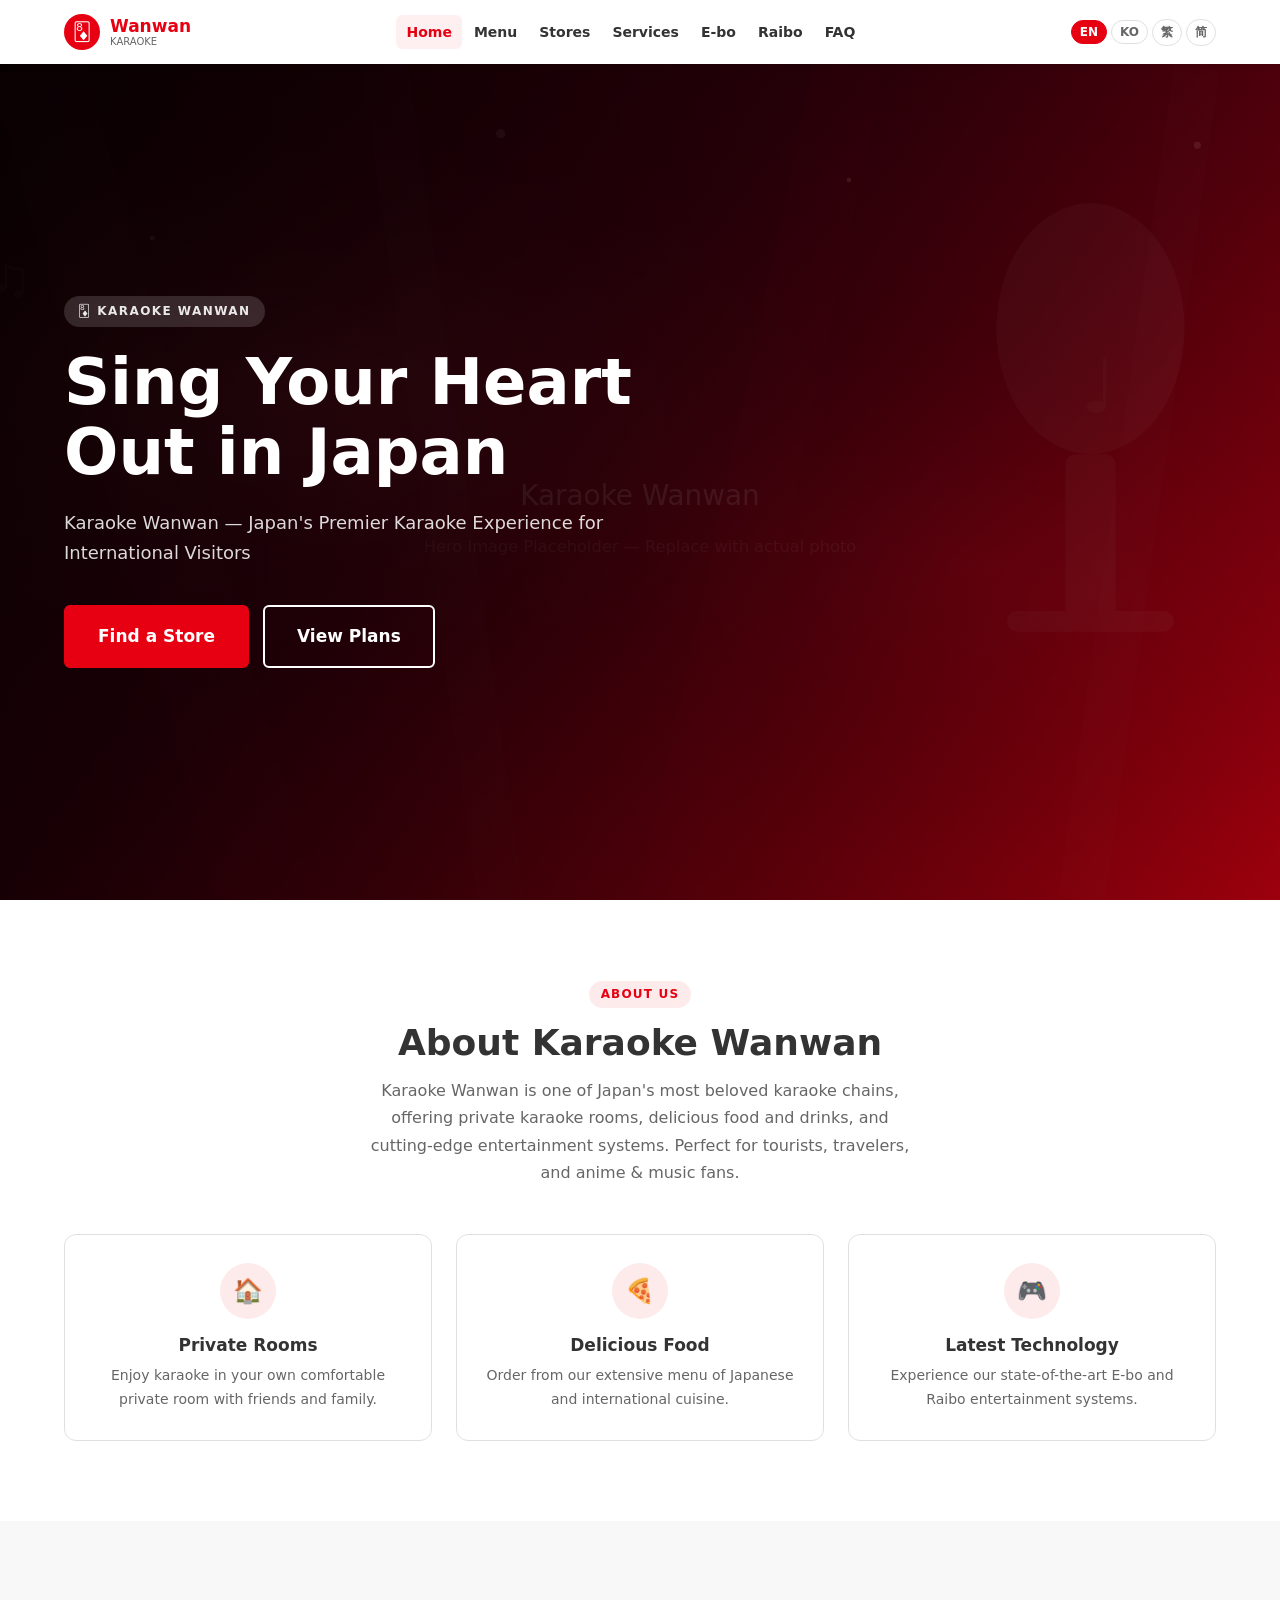
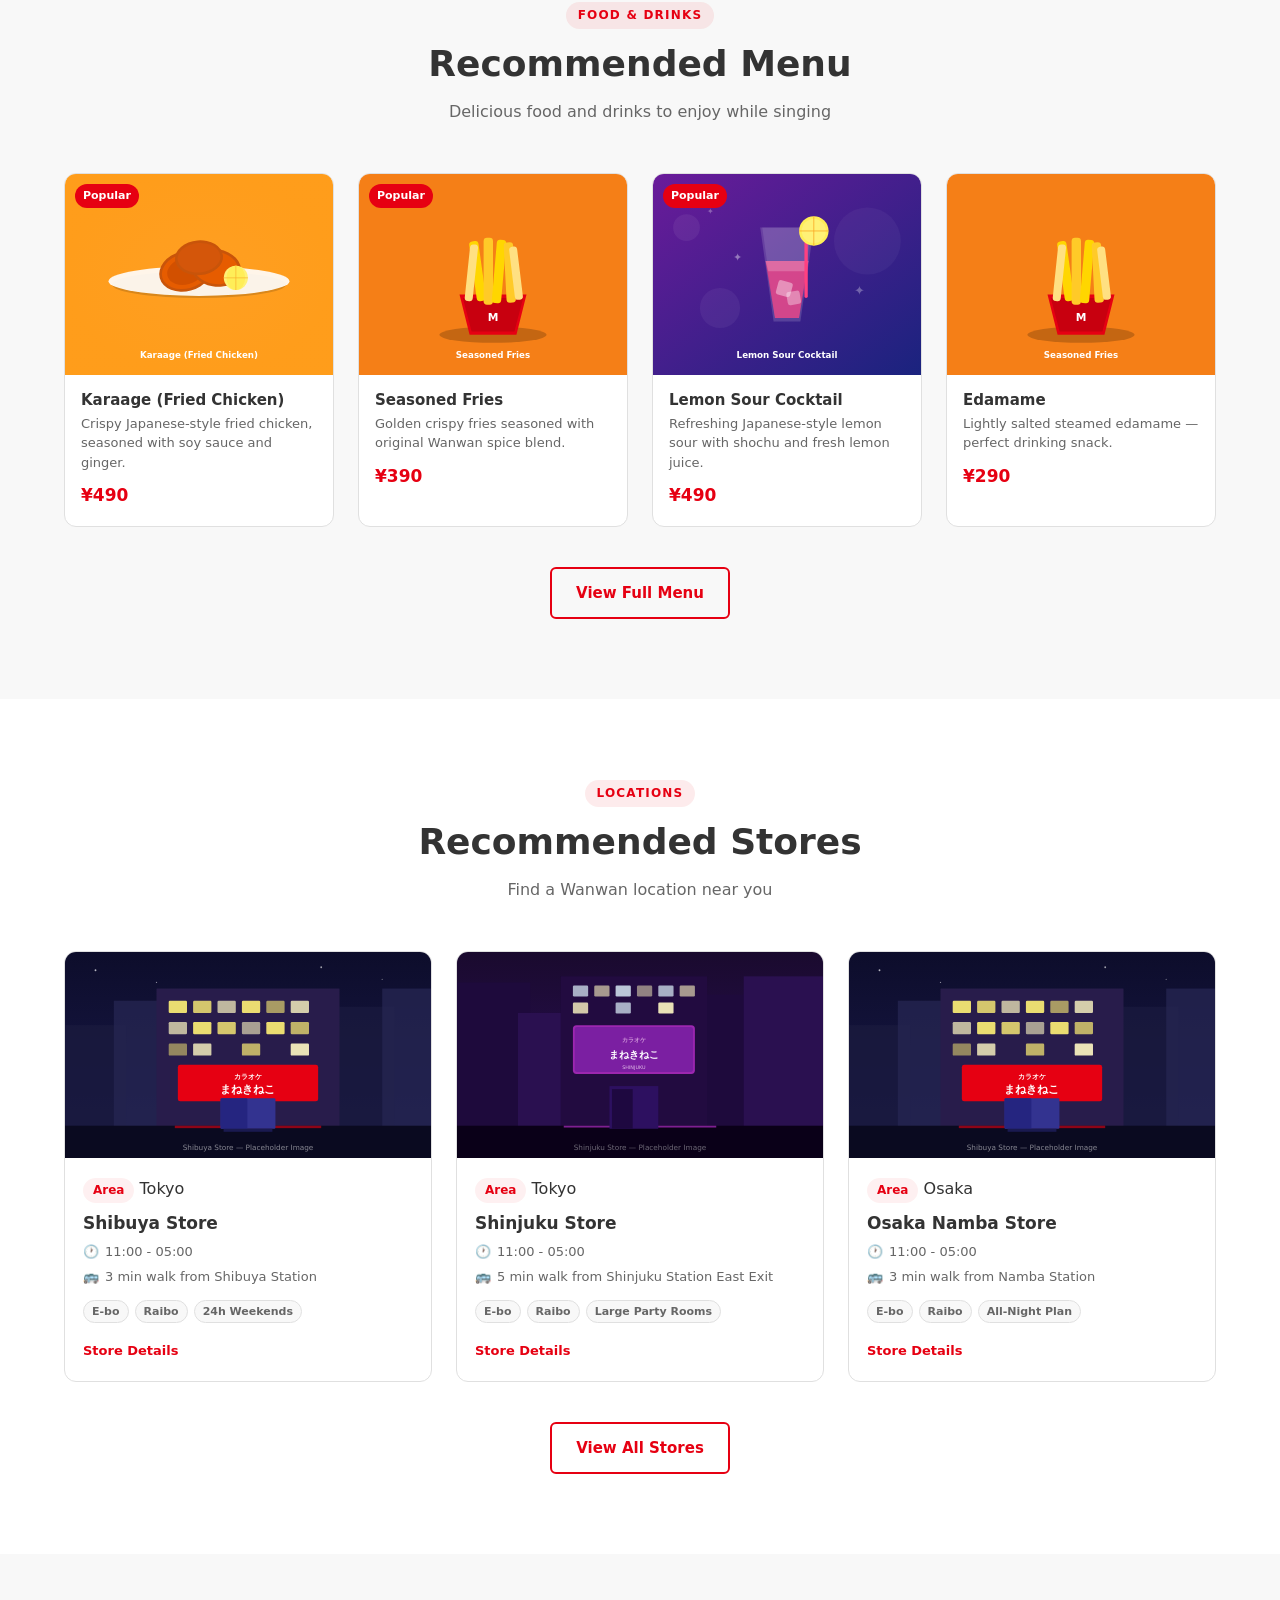
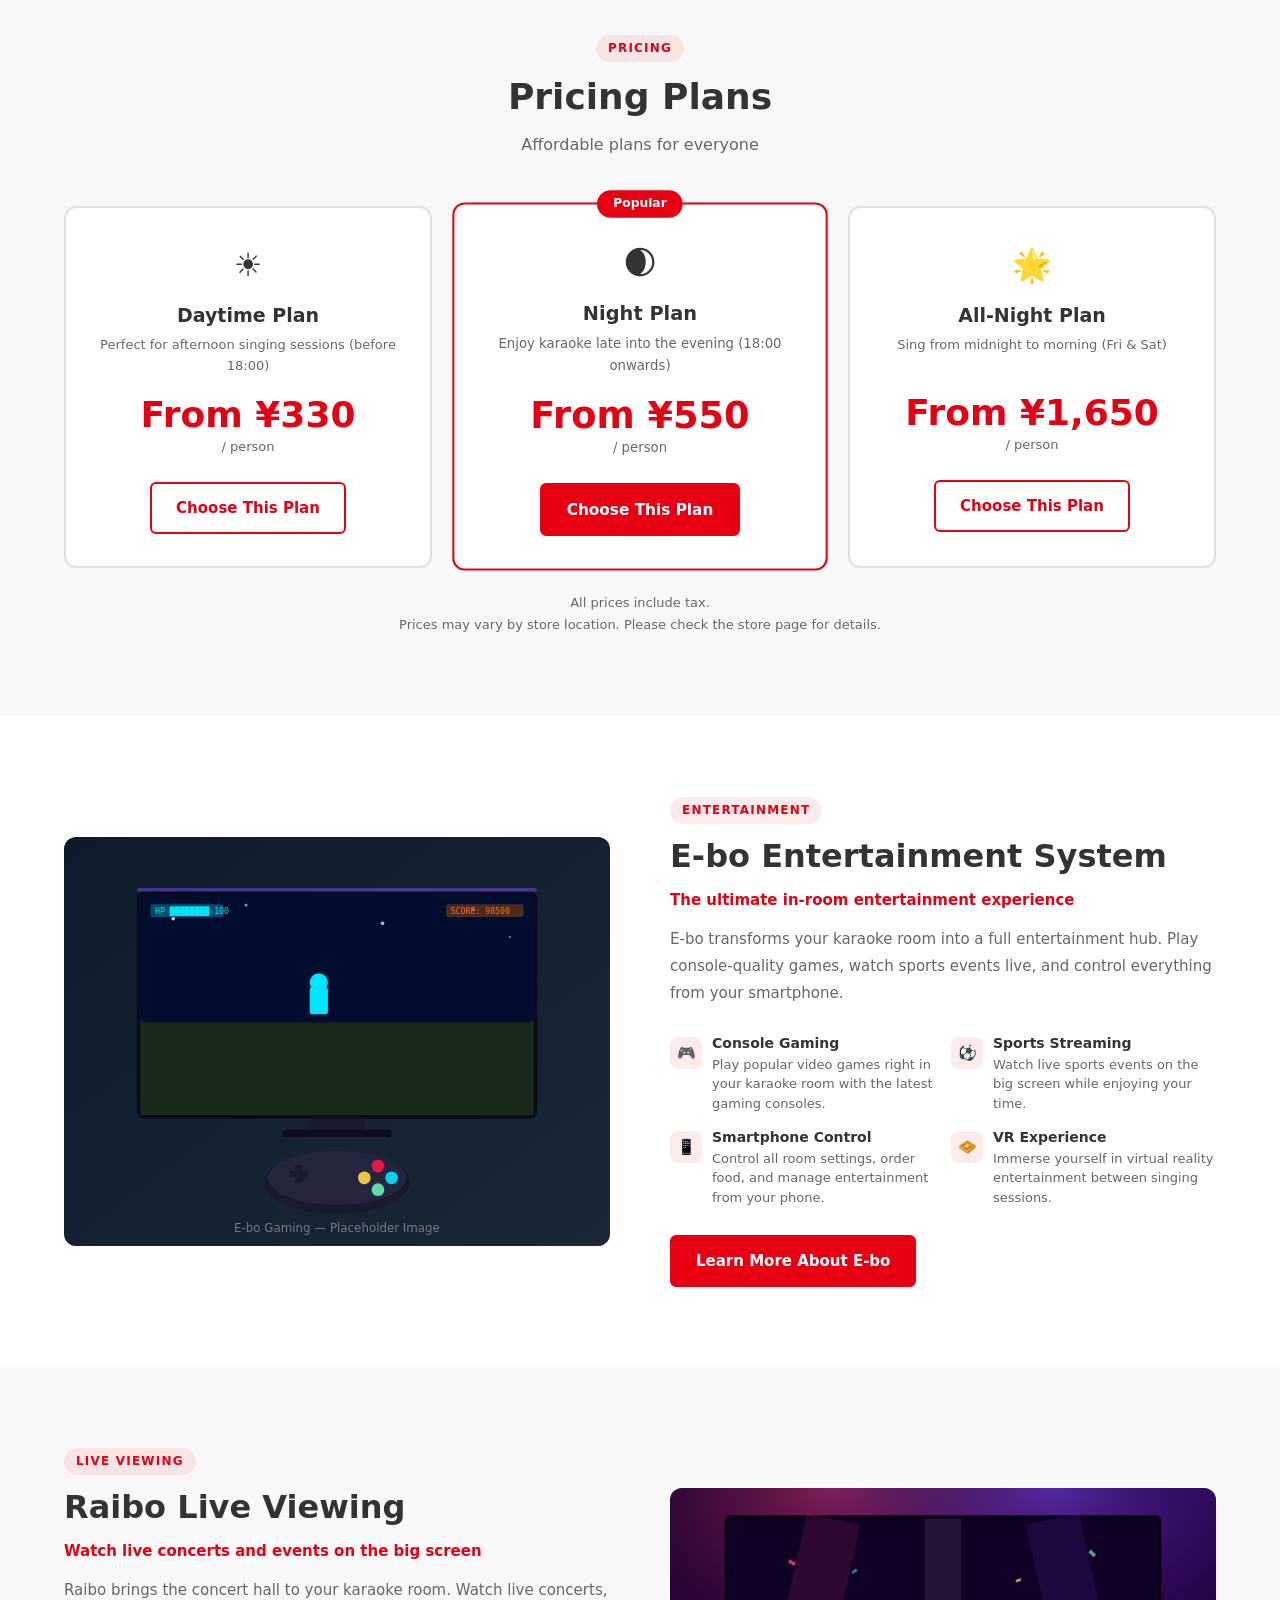
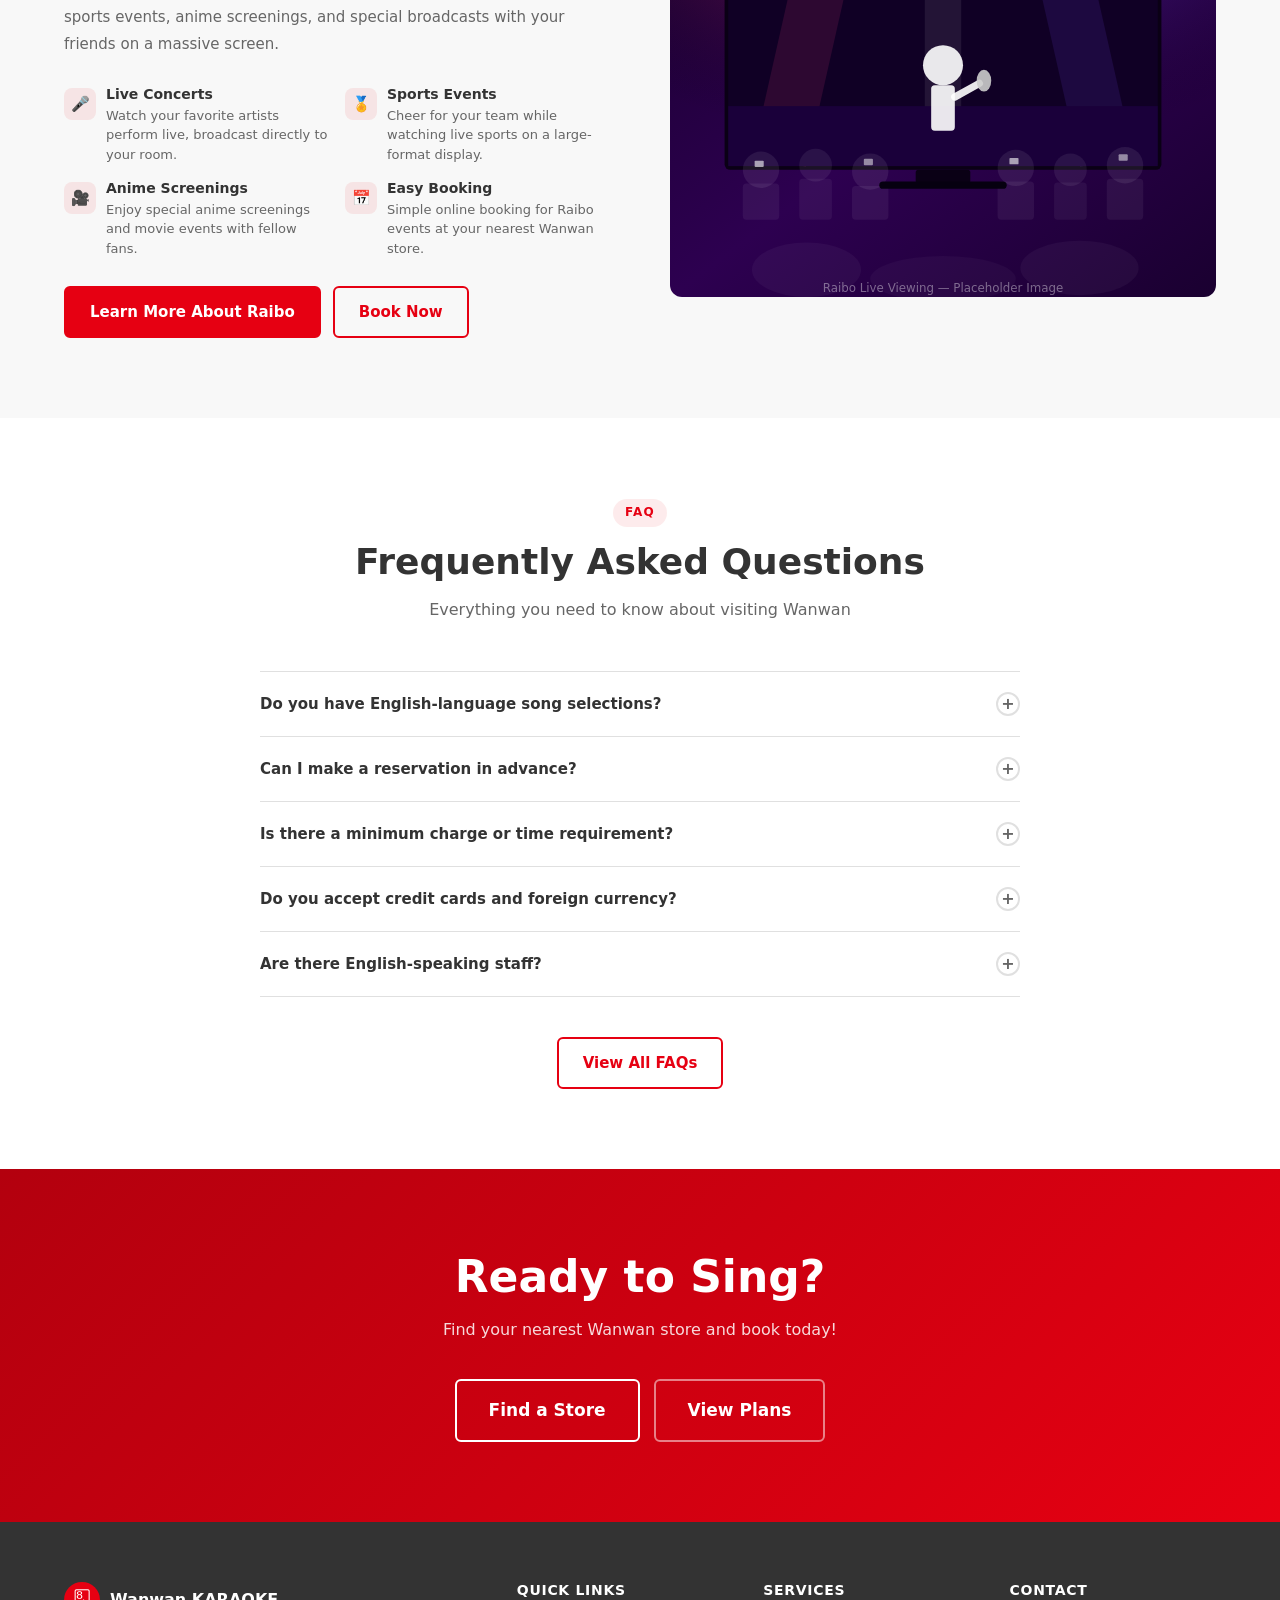
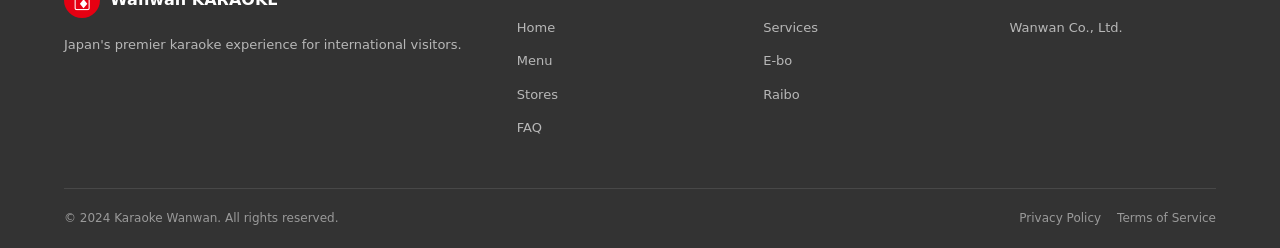
<file: index.html>
<!DOCTYPE html>
<html lang="en">
<head>
  <meta charset="UTF-8">
  <meta name="viewport" content="width=device-width, initial-scale=1.0">

  <!-- Primary SEO -->
  <title>Karaoke Wanwan | Japan's Best Karaoke for International Visitors</title>
  <meta name="description" content="Karaoke Wanwan offers private karaoke rooms, delicious food, and cutting-edge entertainment in Japan. Perfect for tourists from North America, Europe, Korea, Taiwan, and China.">
  <meta name="keywords" content="karaoke Japan, Wanwan, karaoke Tokyo, Japan tourist karaoke, private karaoke room Japan, karaoke Osaka">
  <meta name="robots" content="index, follow">
  <link rel="canonical" href="https://Wanwan-inbound.example.com/">

  <!-- hreflang -->
  <link rel="alternate" hreflang="en"      href="https://Wanwan-inbound.example.com/?lang=en">
  <link rel="alternate" hreflang="ko"      href="https://Wanwan-inbound.example.com/?lang=ko">
  <link rel="alternate" hreflang="zh-Hant" href="https://Wanwan-inbound.example.com/?lang=zh-Hant">
  <link rel="alternate" hreflang="zh-Hans" href="https://Wanwan-inbound.example.com/?lang=zh-Hans">
  <link rel="alternate" hreflang="x-default" href="https://Wanwan-inbound.example.com/">

  <!-- OpenGraph -->
  <meta property="og:type"        content="website">
  <meta property="og:url"         content="https://Wanwan-inbound.example.com/">
  <meta property="og:title"       content="Karaoke Wanwan | Japan's Best Karaoke for International Visitors">
  <meta property="og:description" content="Private karaoke rooms, delicious food, E-bo gaming &amp; Raibo live viewing. The ultimate karaoke experience in Japan.">
  <meta property="og:image"       content="https://Wanwan-inbound.example.com/assets/img/hero-karaoke.svg">
  <meta property="og:locale"      content="en_US">
  <meta property="og:site_name"   content="Karaoke Wanwan">

  <!-- Twitter Card -->
  <meta name="twitter:card"        content="summary_large_image">
  <meta name="twitter:title"       content="Karaoke Wanwan | Japan's Best Karaoke">
  <meta name="twitter:description" content="Private karaoke rooms, food, E-bo gaming &amp; Raibo live viewing in Japan.">
  <meta name="twitter:image"       content="https://Wanwan-inbound.example.com/assets/img/hero-karaoke.svg">

  <!-- Structured Data: Organization -->
  <script type="application/ld+json">
  {
    "@context": "https://schema.org",
    "@type": "Organization",
    "name": "Karaoke Wanwan",
    "alternateName": "カラオケまねきねこ",
    "url": "https://www.karaokeWanwan.jp",
    "logo": "https://Wanwan-inbound.example.com/assets/img/hero-karaoke.svg",
    "description": "Karaoke Wanwan is one of Japan's most beloved karaoke chains, offering private karaoke rooms, delicious food and drinks, and cutting-edge entertainment.",
    "areaServed": ["JP"],
    "contactPoint": {
      "@type": "ContactPoint",
      "contactType": "customer service",
      "availableLanguage": ["English", "Japanese", "Korean", "Chinese"]
    },
    "sameAs": ["https://www.karaokeWanwan.jp"]
  }
  </script>

  <!-- Structured Data: FAQPage (preview) -->
  <script type="application/ld+json">
  {
    "@context": "https://schema.org",
    "@type": "FAQPage",
    "mainEntity": [
      {
        "@type": "Question",
        "name": "Do you have English-language song selections?",
        "acceptedAnswer": {
          "@type": "Answer",
          "text": "Yes! Wanwan offers an extensive library of English songs, as well as songs in Korean, Chinese, and many other languages."
        }
      },
      {
        "@type": "Question",
        "name": "Can I make a reservation in advance?",
        "acceptedAnswer": {
          "@type": "Answer",
          "text": "Yes, you can make reservations online through our website or by calling the store directly. Walk-ins are also welcome based on room availability."
        }
      },
      {
        "@type": "Question",
        "name": "Do you accept credit cards?",
        "acceptedAnswer": {
          "@type": "Answer",
          "text": "Most Wanwan locations accept major credit cards (Visa, Mastercard, Amex). Some locations also accept IC cards and QR payment."
        }
      }
    ]
  }
  </script>

  <link rel="stylesheet" href="./assets/css/style.css">
</head>
<body data-base-path="./">

  <!-- Header & Nav (injected by components.js) -->
  <div id="header-placeholder"></div>

  <!-- ============================================================
       MAIN CONTENT
       ============================================================ -->
  <main id="main-content">

    <!-- HERO -->
    <section class="hero" aria-label="Hero banner">
      <div class="hero__bg">
        <img
          src="./assets/img/hero-karaoke.svg"
          width="1440"
          height="720"
          alt="International tourists singing karaoke in a cozy private room in Japan"
          class="hero__img"
        >
        <div class="hero__overlay" aria-hidden="true"></div>
      </div>
      <div class="hero__content">
        <span class="hero__label">&#127176; Karaoke Wanwan</span>
        <h1 class="hero__title" data-i18n="hero.title">Sing Your Heart Out in Japan</h1>
        <p class="hero__subtitle" data-i18n="hero.subtitle">Karaoke Wanwan — Japan's Premier Karaoke Experience for International Visitors</p>
        <div class="hero__actions">
          <a href="./pages/stores.html" class="btn btn-primary btn-lg" data-i18n="hero.cta">Find a Store</a>
          <a href="./pages/service.html" class="btn btn-secondary btn-lg" data-i18n="hero.ctaSub">View Plans</a>
        </div>
      </div>
    </section>

    <!-- ABOUT -->
    <section class="section" id="about" aria-labelledby="about-title">
      <div class="container">
        <div class="section__header">
          <span class="section__tag">About Us</span>
          <h2 class="section__title" id="about-title" data-i18n="about.title">About Karaoke Wanwan</h2>
          <p class="section__subtitle" data-i18n="about.description">Karaoke Wanwan is one of Japan's most beloved karaoke chains, offering private karaoke rooms, delicious food and drinks, and cutting-edge entertainment systems.</p>
        </div>
        <div class="about__features">
          <article class="feature-card">
            <div class="feature-card__icon" aria-hidden="true">&#127968;</div>
            <h3 class="feature-card__title" data-i18n="about.feature1">Private Rooms</h3>
            <p class="feature-card__desc" data-i18n="about.feature1Desc">Enjoy karaoke in your own comfortable private room with friends and family.</p>
          </article>
          <article class="feature-card">
            <div class="feature-card__icon" aria-hidden="true">&#127829;</div>
            <h3 class="feature-card__title" data-i18n="about.feature2">Delicious Food</h3>
            <p class="feature-card__desc" data-i18n="about.feature2Desc">Order from our extensive menu of Japanese and international cuisine.</p>
          </article>
          <article class="feature-card">
            <div class="feature-card__icon" aria-hidden="true">&#127918;</div>
            <h3 class="feature-card__title" data-i18n="about.feature3">Latest Technology</h3>
            <p class="feature-card__desc" data-i18n="about.feature3Desc">Experience our state-of-the-art E-bo and Raibo entertainment systems.</p>
          </article>
        </div>
      </div>
    </section>

    <!-- RECOMMENDED MENU -->
    <section class="section section--alt" id="menu" aria-labelledby="menu-title">
      <div class="container">
        <div class="section__header">
          <span class="section__tag">Food &amp; Drinks</span>
          <h2 class="section__title" id="menu-title" data-i18n="menu.title">Recommended Menu</h2>
          <p class="section__subtitle" data-i18n="menu.subtitle">Delicious food and drinks to enjoy while singing</p>
        </div>
        <div class="card-grid card-grid--4" role="list">
          <article class="menu-card" role="listitem">
            <div class="menu-card__img-wrap">
              <img
                src="./assets/img/menu-karaage.svg"
                width="400"
                height="300"
                alt="Crispy Japanese-style karaage fried chicken on a white plate with lemon garnish"
                class="menu-card__img"
              >
              <span class="menu-card__badge" data-i18n="menu.popular">Popular</span>
            </div>
            <div class="menu-card__body">
              <h3 class="menu-card__name">Karaage (Fried Chicken)</h3>
              <p class="menu-card__desc">Crispy Japanese-style fried chicken, seasoned with soy sauce and ginger.</p>
              <span class="menu-card__price">¥490</span>
            </div>
          </article>
          <article class="menu-card" role="listitem">
            <div class="menu-card__img-wrap">
              <img
                src="./assets/img/menu-fries.svg"
                width="400"
                height="300"
                alt="Golden crispy seasoned french fries in a red Wanwan cup"
                class="menu-card__img"
              >
              <span class="menu-card__badge" data-i18n="menu.popular">Popular</span>
            </div>
            <div class="menu-card__body">
              <h3 class="menu-card__name">Seasoned Fries</h3>
              <p class="menu-card__desc">Golden crispy fries seasoned with original Wanwan spice blend.</p>
              <span class="menu-card__price">¥390</span>
            </div>
          </article>
          <article class="menu-card" role="listitem">
            <div class="menu-card__img-wrap">
              <img
                src="./assets/img/menu-cocktails.svg"
                width="400"
                height="300"
                alt="Refreshing lemon sour cocktail with ice and a lemon slice garnish"
                class="menu-card__img"
              >
              <span class="menu-card__badge" data-i18n="menu.popular">Popular</span>
            </div>
            <div class="menu-card__body">
              <h3 class="menu-card__name">Lemon Sour Cocktail</h3>
              <p class="menu-card__desc">Refreshing Japanese-style lemon sour with shochu and fresh lemon juice.</p>
              <span class="menu-card__price">¥490</span>
            </div>
          </article>
          <article class="menu-card" role="listitem">
            <div class="menu-card__img-wrap">
              <img
                src="./assets/img/menu-fries.svg"
                width="400"
                height="300"
                alt="Lightly salted steamed edamame soybeans in a bowl"
                class="menu-card__img"
              >
            </div>
            <div class="menu-card__body">
              <h3 class="menu-card__name">Edamame</h3>
              <p class="menu-card__desc">Lightly salted steamed edamame — perfect drinking snack.</p>
              <span class="menu-card__price">¥290</span>
            </div>
          </article>
        </div>
        <div class="section-cta">
          <a href="./pages/menu.html" class="btn btn-outline" data-i18n="menu.viewAll">View Full Menu</a>
        </div>
      </div>
    </section>

    <!-- RECOMMENDED STORES -->
    <section class="section" id="stores" aria-labelledby="stores-title">
      <div class="container">
        <div class="section__header">
          <span class="section__tag">Locations</span>
          <h2 class="section__title" id="stores-title" data-i18n="stores.title">Recommended Stores</h2>
          <p class="section__subtitle" data-i18n="stores.subtitle">Find a Wanwan location near you</p>
        </div>
        <div class="card-grid card-grid--3" role="list">
          <article class="store-card" role="listitem">
            <div class="store-card__img-wrap">
              <img
                src="./assets/img/store-shibuya.svg"
                width="600"
                height="338"
                alt="Karaoke Wanwan Shibuya store exterior at night with neon signage"
                class="store-card__img"
              >
            </div>
            <div class="store-card__body">
              <span class="store-card__area" data-i18n="stores.area">Area</span>&nbsp;Tokyo
              <h3 class="store-card__name">Shibuya Store</h3>
              <div class="store-card__meta">
                <div class="store-card__meta-item">
                  <span>&#128336;</span>
                  <span>11:00 - 05:00</span>
                </div>
                <div class="store-card__meta-item">
                  <span>&#128652;</span>
                  <span>3 min walk from Shibuya Station</span>
                </div>
              </div>
              <div class="store-card__features">
                <span class="store-card__feature-tag">E-bo</span>
                <span class="store-card__feature-tag">Raibo</span>
                <span class="store-card__feature-tag">24h Weekends</span>
              </div>
              <a href="./pages/stores.html" class="store-card__link" data-i18n="stores.details">Store Details</a>
            </div>
          </article>
          <article class="store-card" role="listitem">
            <div class="store-card__img-wrap">
              <img
                src="./assets/img/store-shinjuku.svg"
                width="600"
                height="338"
                alt="Karaoke Wanwan Shinjuku store with purple neon lights at night"
                class="store-card__img"
              >
            </div>
            <div class="store-card__body">
              <span class="store-card__area" data-i18n="stores.area">Area</span>&nbsp;Tokyo
              <h3 class="store-card__name">Shinjuku Store</h3>
              <div class="store-card__meta">
                <div class="store-card__meta-item">
                  <span>&#128336;</span>
                  <span>11:00 - 05:00</span>
                </div>
                <div class="store-card__meta-item">
                  <span>&#128652;</span>
                  <span>5 min walk from Shinjuku Station East Exit</span>
                </div>
              </div>
              <div class="store-card__features">
                <span class="store-card__feature-tag">E-bo</span>
                <span class="store-card__feature-tag">Raibo</span>
                <span class="store-card__feature-tag">Large Party Rooms</span>
              </div>
              <a href="./pages/stores.html" class="store-card__link" data-i18n="stores.details">Store Details</a>
            </div>
          </article>
          <article class="store-card" role="listitem">
            <div class="store-card__img-wrap">
              <img
                src="./assets/img/store-shibuya.svg"
                width="600"
                height="338"
                alt="Karaoke Wanwan Osaka Namba store exterior at night"
                class="store-card__img"
              >
            </div>
            <div class="store-card__body">
              <span class="store-card__area" data-i18n="stores.area">Area</span>&nbsp;Osaka
              <h3 class="store-card__name">Osaka Namba Store</h3>
              <div class="store-card__meta">
                <div class="store-card__meta-item">
                  <span>&#128336;</span>
                  <span>11:00 - 05:00</span>
                </div>
                <div class="store-card__meta-item">
                  <span>&#128652;</span>
                  <span>3 min walk from Namba Station</span>
                </div>
              </div>
              <div class="store-card__features">
                <span class="store-card__feature-tag">E-bo</span>
                <span class="store-card__feature-tag">Raibo</span>
                <span class="store-card__feature-tag">All-Night Plan</span>
              </div>
              <a href="./pages/stores.html" class="store-card__link" data-i18n="stores.details">Store Details</a>
            </div>
          </article>
        </div>
        <div class="section-cta">
          <a href="./pages/stores.html" class="btn btn-outline" data-i18n="stores.viewAll">View All Stores</a>
        </div>
      </div>
    </section>

    <!-- PRICING PLANS -->
    <section class="section section--alt" id="plans" aria-labelledby="plans-title">
      <div class="container">
        <div class="section__header">
          <span class="section__tag">Pricing</span>
          <h2 class="section__title" id="plans-title" data-i18n="plans.title">Pricing Plans</h2>
          <p class="section__subtitle" data-i18n="plans.subtitle">Affordable plans for everyone</p>
        </div>
        <div class="pricing-grid">
          <article class="pricing-card">
            <div class="pricing-card__icon" aria-hidden="true">&#9728;&#65039;</div>
            <h3 class="pricing-card__name" data-i18n="plans.daytime">Daytime Plan</h3>
            <p class="pricing-card__desc" data-i18n="plans.daytimeDesc">Perfect for afternoon singing sessions (before 18:00)</p>
            <div class="pricing-card__price" data-i18n="plans.daytimePrice">From ¥330</div>
            <p class="pricing-card__price-note" data-i18n="plans.perPerson">/ person</p>
            <a href="./pages/service.html" class="btn btn-outline" data-i18n="plans.choose">Choose This Plan</a>
          </article>
          <article class="pricing-card pricing-card--popular">
            <div class="pricing-card__popular-badge" data-i18n="plans.popular">Popular</div>
            <div class="pricing-card__icon" aria-hidden="true">&#127762;</div>
            <h3 class="pricing-card__name" data-i18n="plans.night">Night Plan</h3>
            <p class="pricing-card__desc" data-i18n="plans.nightDesc">Enjoy karaoke late into the evening (18:00 onwards)</p>
            <div class="pricing-card__price" data-i18n="plans.nightPrice">From ¥550</div>
            <p class="pricing-card__price-note" data-i18n="plans.perPerson">/ person</p>
            <a href="./pages/service.html" class="btn btn-primary" data-i18n="plans.choose">Choose This Plan</a>
          </article>
          <article class="pricing-card">
            <div class="pricing-card__icon" aria-hidden="true">&#127775;</div>
            <h3 class="pricing-card__name" data-i18n="plans.allNight">All-Night Plan</h3>
            <p class="pricing-card__desc" data-i18n="plans.allNightDesc">Sing from midnight to morning (Fri &amp; Sat)</p>
            <div class="pricing-card__price" data-i18n="plans.allNightPrice">From ¥1,650</div>
            <p class="pricing-card__price-note" data-i18n="plans.perPerson">/ person</p>
            <a href="./pages/service.html" class="btn btn-outline" data-i18n="plans.choose">Choose This Plan</a>
          </article>
        </div>
        <p class="pricing-note">
          <span data-i18n="plans.tax">All prices include tax.</span><br>
          <span data-i18n="plans.note">Prices may vary by store location.</span>
        </p>
      </div>
    </section>

    <!-- E-BO INTRODUCTION -->
    <section class="section" id="ebo" aria-labelledby="ebo-title">
      <div class="container">
        <div class="feature-section">
          <div class="feature-section__img-wrap">
            <img
              src="./assets/img/ebo-gaming.svg"
              width="600"
              height="450"
              alt="E-bo gaming system in a karaoke room showing a video game on a large screen with a controller"
              class="feature-section__img"
            >
          </div>
          <div>
            <span class="feature-section__tag">Entertainment</span>
            <h2 class="feature-section__title" id="ebo-title" data-i18n="ebo.title">E-bo Entertainment System</h2>
            <p class="feature-section__subtitle" data-i18n="ebo.subtitle">The ultimate in-room entertainment experience</p>
            <p class="feature-section__desc" data-i18n="ebo.description">E-bo transforms your karaoke room into a full entertainment hub. Play console-quality games, watch sports events live, and control everything from your smartphone.</p>
            <div class="feature-list" role="list">
              <div class="feature-list__item" role="listitem">
                <div class="feature-list__icon" aria-hidden="true">&#127918;</div>
                <div class="feature-list__body">
                  <h3 class="feature-list__name" data-i18n="ebo.feature1">Console Gaming</h3>
                  <p class="feature-list__desc" data-i18n="ebo.feature1Desc">Play popular video games right in your karaoke room.</p>
                </div>
              </div>
              <div class="feature-list__item" role="listitem">
                <div class="feature-list__icon" aria-hidden="true">&#9917;</div>
                <div class="feature-list__body">
                  <h3 class="feature-list__name" data-i18n="ebo.feature2">Sports Streaming</h3>
                  <p class="feature-list__desc" data-i18n="ebo.feature2Desc">Watch live sports events on the big screen.</p>
                </div>
              </div>
              <div class="feature-list__item" role="listitem">
                <div class="feature-list__icon" aria-hidden="true">&#128241;</div>
                <div class="feature-list__body">
                  <h3 class="feature-list__name" data-i18n="ebo.feature3">Smartphone Control</h3>
                  <p class="feature-list__desc" data-i18n="ebo.feature3Desc">Control all room settings from your phone.</p>
                </div>
              </div>
              <div class="feature-list__item" role="listitem">
                <div class="feature-list__icon" aria-hidden="true">&#129479;</div>
                <div class="feature-list__body">
                  <h3 class="feature-list__name" data-i18n="ebo.feature4">VR Experience</h3>
                  <p class="feature-list__desc" data-i18n="ebo.feature4Desc">Immerse yourself in virtual reality entertainment.</p>
                </div>
              </div>
            </div>
            <a href="./pages/ebo.html" class="btn btn-primary" data-i18n="ebo.learnMore">Learn More About E-bo</a>
          </div>
        </div>
      </div>
    </section>

    <!-- RAIBO INTRODUCTION -->
    <section class="section section--alt" id="raibo" aria-labelledby="raibo-title">
      <div class="container">
        <div class="feature-section feature-section--reverse">
          <div class="feature-section__img-wrap">
            <img
              src="./assets/img/raibo-concert.svg"
              width="600"
              height="450"
              alt="Raibo live viewing system showing a live concert on a massive screen in a karaoke room"
              class="feature-section__img"
            >
          </div>
          <div>
            <span class="feature-section__tag">Live Viewing</span>
            <h2 class="feature-section__title" id="raibo-title" data-i18n="raibo.title">Raibo Live Viewing</h2>
            <p class="feature-section__subtitle" data-i18n="raibo.subtitle">Watch live concerts and events on the big screen</p>
            <p class="feature-section__desc" data-i18n="raibo.description">Raibo brings the concert hall to your karaoke room. Watch live concerts, sports events, anime screenings, and special broadcasts with your friends on a massive screen.</p>
            <div class="feature-list" role="list">
              <div class="feature-list__item" role="listitem">
                <div class="feature-list__icon" aria-hidden="true">&#127908;</div>
                <div class="feature-list__body">
                  <h3 class="feature-list__name" data-i18n="raibo.feature1">Live Concerts</h3>
                  <p class="feature-list__desc" data-i18n="raibo.feature1Desc">Watch your favorite artists perform live.</p>
                </div>
              </div>
              <div class="feature-list__item" role="listitem">
                <div class="feature-list__icon" aria-hidden="true">&#127941;</div>
                <div class="feature-list__body">
                  <h3 class="feature-list__name" data-i18n="raibo.feature2">Sports Events</h3>
                  <p class="feature-list__desc" data-i18n="raibo.feature2Desc">Cheer for your team on a large-format display.</p>
                </div>
              </div>
              <div class="feature-list__item" role="listitem">
                <div class="feature-list__icon" aria-hidden="true">&#127909;</div>
                <div class="feature-list__body">
                  <h3 class="feature-list__name" data-i18n="raibo.feature3">Anime Screenings</h3>
                  <p class="feature-list__desc" data-i18n="raibo.feature3Desc">Enjoy special anime and movie events.</p>
                </div>
              </div>
              <div class="feature-list__item" role="listitem">
                <div class="feature-list__icon" aria-hidden="true">&#128197;</div>
                <div class="feature-list__body">
                  <h3 class="feature-list__name" data-i18n="raibo.feature4">Easy Booking</h3>
                  <p class="feature-list__desc" data-i18n="raibo.feature4Desc">Simple online booking for Raibo events.</p>
                </div>
              </div>
            </div>
            <div style="display:flex;gap:12px;flex-wrap:wrap;">
              <a href="./pages/raibo.html" class="btn btn-primary" data-i18n="raibo.learnMore">Learn More About Raibo</a>
              <a href="./pages/stores.html" class="btn btn-outline" data-i18n="raibo.bookNow">Book Now</a>
            </div>
          </div>
        </div>
      </div>
    </section>

    <!-- FAQ PREVIEW -->
    <section class="section" id="faq" aria-labelledby="faq-title">
      <div class="container">
        <div class="section__header">
          <span class="section__tag">FAQ</span>
          <h2 class="section__title" id="faq-title" data-i18n="faq.title">Frequently Asked Questions</h2>
          <p class="section__subtitle" data-i18n="faq.subtitle">Everything you need to know about visiting Wanwan</p>
        </div>
        <div class="faq-list" role="list">

          <div class="faq-item" role="listitem">
            <button
              class="faq-question"
              aria-expanded="false"
              aria-controls="faq-answer-1"
              id="faq-q1"
            >
              <span data-i18n="faq.q1">Do you have English-language song selections?</span>
              <span class="faq-question__icon" aria-hidden="true">+</span>
            </button>
            <div
              class="faq-answer"
              id="faq-answer-1"
              role="region"
              aria-labelledby="faq-q1"
              aria-hidden="true"
            >
              <div class="faq-answer__inner">
                <p data-i18n="faq.a1">Yes! Wanwan offers an extensive library of English songs, as well as songs in Korean, Chinese, and many other languages.</p>
              </div>
            </div>
          </div>

          <div class="faq-item" role="listitem">
            <button
              class="faq-question"
              aria-expanded="false"
              aria-controls="faq-answer-2"
              id="faq-q2"
            >
              <span data-i18n="faq.q2">Can I make a reservation in advance?</span>
              <span class="faq-question__icon" aria-hidden="true">+</span>
            </button>
            <div
              class="faq-answer"
              id="faq-answer-2"
              role="region"
              aria-labelledby="faq-q2"
              aria-hidden="true"
            >
              <div class="faq-answer__inner">
                <p data-i18n="faq.a2">Yes, you can make reservations online through our website or by calling the store directly.</p>
              </div>
            </div>
          </div>

          <div class="faq-item" role="listitem">
            <button
              class="faq-question"
              aria-expanded="false"
              aria-controls="faq-answer-3"
              id="faq-q3"
            >
              <span data-i18n="faq.q3">Is there a minimum charge or time requirement?</span>
              <span class="faq-question__icon" aria-hidden="true">+</span>
            </button>
            <div
              class="faq-answer"
              id="faq-answer-3"
              role="region"
              aria-labelledby="faq-q3"
              aria-hidden="true"
            >
              <div class="faq-answer__inner">
                <p data-i18n="faq.a3">There is typically a minimum 30-minute session. Pricing varies by time of day and store location.</p>
              </div>
            </div>
          </div>

          <div class="faq-item" role="listitem">
            <button
              class="faq-question"
              aria-expanded="false"
              aria-controls="faq-answer-4"
              id="faq-q4"
            >
              <span data-i18n="faq.q4">Do you accept credit cards and foreign currency?</span>
              <span class="faq-question__icon" aria-hidden="true">+</span>
            </button>
            <div
              class="faq-answer"
              id="faq-answer-4"
              role="region"
              aria-labelledby="faq-q4"
              aria-hidden="true"
            >
              <div class="faq-answer__inner">
                <p data-i18n="faq.a4">Most Wanwan locations accept major credit cards. Some locations also accept IC cards and QR payment.</p>
              </div>
            </div>
          </div>

          <div class="faq-item" role="listitem">
            <button
              class="faq-question"
              aria-expanded="false"
              aria-controls="faq-answer-5"
              id="faq-q5"
            >
              <span data-i18n="faq.q5">Are there English-speaking staff?</span>
              <span class="faq-question__icon" aria-hidden="true">+</span>
            </button>
            <div
              class="faq-answer"
              id="faq-answer-5"
              role="region"
              aria-labelledby="faq-q5"
              aria-hidden="true"
            >
              <div class="faq-answer__inner">
                <p data-i18n="faq.a5">Many of our popular tourist locations have English-speaking staff. Translation assistance is available via our app.</p>
              </div>
            </div>
          </div>

        </div>
        <div class="faq-cta">
          <a href="./pages/faq.html" class="btn btn-outline" data-i18n="faq.viewAll">View All FAQs</a>
        </div>
      </div>
    </section>

    <!-- CALL TO ACTION -->
    <section class="cta-section" aria-labelledby="cta-title">
      <div class="container">
        <h2 class="cta-section__title" id="cta-title" data-i18n="cta.title">Ready to Sing?</h2>
        <p class="cta-section__subtitle" data-i18n="cta.subtitle">Find your nearest Wanwan store and book today!</p>
        <div class="cta-section__actions">
          <a href="./pages/stores.html" class="btn btn-secondary btn-lg" data-i18n="cta.button">Find a Store</a>
          <a href="./pages/service.html" class="btn btn-outline btn-lg" style="border-color:rgba(255,255,255,0.5);color:white;" data-i18n="cta.buttonSub">View Plans</a>
        </div>
      </div>
    </section>

  </main>

  <!-- Footer (injected by components.js) -->
  <div id="footer-placeholder"></div>

  <!-- Scripts (order matters: components -> i18n -> main) -->
  <script src="./assets/js/components.js"></script>
  <script src="./assets/js/i18n.js"></script>
  <script src="./assets/js/main.js"></script>
</body>
</html>
</file>
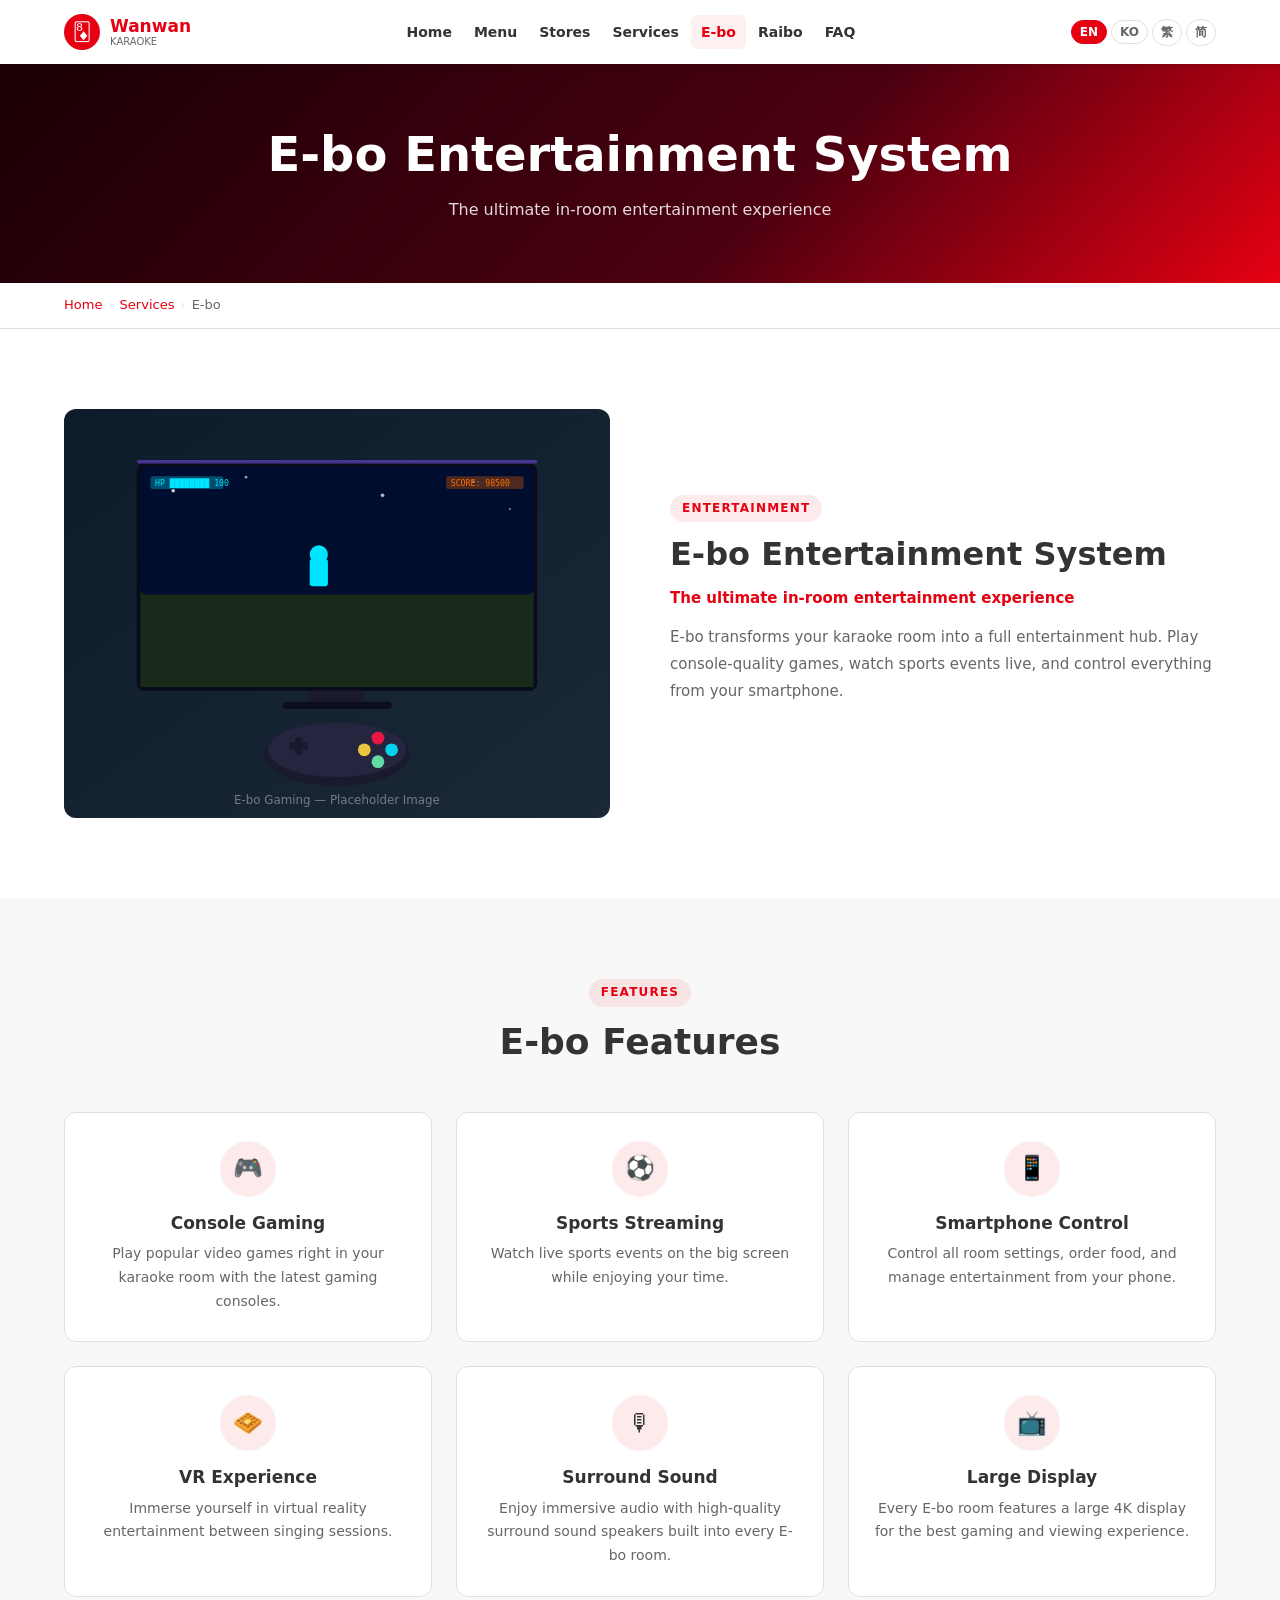
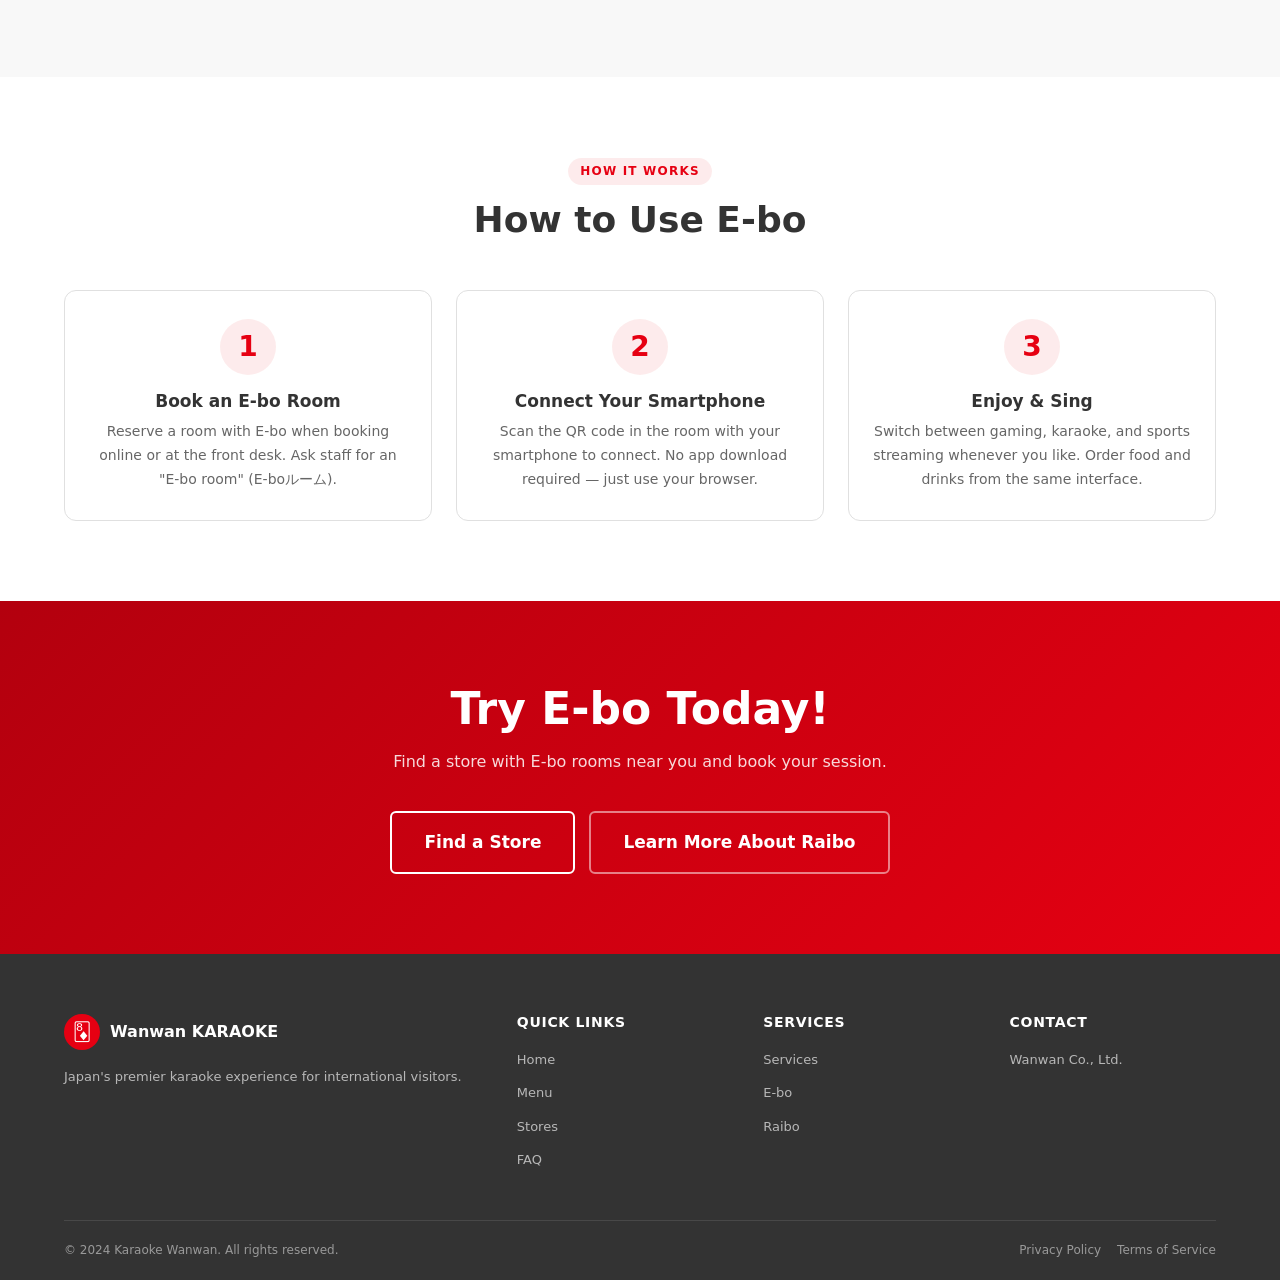
<file: pages/ebo.html>
<!DOCTYPE html>
<html lang="en">
<head>
  <meta charset="UTF-8">
  <meta name="viewport" content="width=device-width, initial-scale=1.0">
  <title>E-bo Entertainment | Karaoke Wanwan</title>
  <meta name="description" content="E-bo brings console gaming, live sports streaming, VR, and smartphone control to your karaoke room at Wanwan. The ultimate in-room entertainment experience.">
  <meta name="robots" content="index, follow">
  <link rel="canonical" href="https://Wanwan-inbound.example.com/pages/ebo.html">
  <link rel="alternate" hreflang="en"      href="https://Wanwan-inbound.example.com/pages/ebo.html?lang=en">
  <link rel="alternate" hreflang="ko"      href="https://Wanwan-inbound.example.com/pages/ebo.html?lang=ko">
  <link rel="alternate" hreflang="zh-Hant" href="https://Wanwan-inbound.example.com/pages/ebo.html?lang=zh-Hant">
  <link rel="alternate" hreflang="zh-Hans" href="https://Wanwan-inbound.example.com/pages/ebo.html?lang=zh-Hans">
  <link rel="alternate" hreflang="x-default" href="https://Wanwan-inbound.example.com/pages/ebo.html">
  <meta property="og:type"        content="website">
  <meta property="og:url"         content="https://Wanwan-inbound.example.com/pages/ebo.html">
  <meta property="og:title"       content="E-bo Entertainment | Karaoke Wanwan">
  <meta property="og:description" content="E-bo brings console gaming, sports streaming, and smartphone control to your karaoke room at Wanwan.">
  <meta property="og:image"       content="https://Wanwan-inbound.example.com/assets/img/ebo-gaming.svg">
  <meta property="og:site_name"   content="Karaoke Wanwan">
  <link rel="stylesheet" href="../assets/css/style.css">
</head>
<body data-base-path="../">

  <div id="header-placeholder"></div>

  <main id="main-content">

    <section class="page-hero" aria-labelledby="page-title">
      <div class="container">
        <h1 class="page-hero__title" id="page-title" data-i18n="ebo.title">E-bo Entertainment System</h1>
        <p class="page-hero__subtitle" data-i18n="ebo.subtitle">The ultimate in-room entertainment experience</p>
      </div>
    </section>

    <nav class="breadcrumb" aria-label="Breadcrumb">
      <div class="container">
        <ol class="breadcrumb__list" role="list">
          <li><a class="breadcrumb__link" href="../index.html" data-i18n="nav.home">Home</a></li>
          <li class="breadcrumb__sep" aria-hidden="true">›</li>
          <li><a class="breadcrumb__link" href="../pages/service.html" data-i18n="nav.service">Services</a></li>
          <li class="breadcrumb__sep" aria-hidden="true">›</li>
          <li aria-current="page" data-i18n="nav.ebo">E-bo</li>
        </ol>
      </div>
    </nav>

    <!-- E-bo Intro -->
    <section class="section" aria-labelledby="ebo-intro-title">
      <div class="container">
        <div class="feature-section">
          <div class="feature-section__img-wrap">
            <img
              src="../assets/img/ebo-gaming.svg"
              width="600"
              height="450"
              alt="E-bo gaming system with a video game displayed on a large screen and game controller in a karaoke room"
              class="feature-section__img"
            >
          </div>
          <div>
            <span class="feature-section__tag">Entertainment</span>
            <h2 class="feature-section__title" id="ebo-intro-title" data-i18n="ebo.title">E-bo Entertainment System</h2>
            <p class="feature-section__subtitle" data-i18n="ebo.subtitle">The ultimate in-room entertainment experience</p>
            <p class="feature-section__desc" data-i18n="ebo.description">E-bo transforms your karaoke room into a full entertainment hub. Play console-quality games, watch sports events live, and control everything from your smartphone.</p>
          </div>
        </div>
      </div>
    </section>

    <!-- Features Detail -->
    <section class="section section--alt" aria-labelledby="ebo-features-title">
      <div class="container">
        <div class="section__header">
          <span class="section__tag">Features</span>
          <h2 class="section__title" id="ebo-features-title">E-bo Features</h2>
        </div>
        <div class="about__features">
          <article class="feature-card">
            <div class="feature-card__icon" aria-hidden="true">&#127918;</div>
            <h3 class="feature-card__title" data-i18n="ebo.feature1">Console Gaming</h3>
            <p class="feature-card__desc" data-i18n="ebo.feature1Desc">Play popular video games right in your karaoke room with the latest gaming consoles.</p>
          </article>
          <article class="feature-card">
            <div class="feature-card__icon" aria-hidden="true">&#9917;</div>
            <h3 class="feature-card__title" data-i18n="ebo.feature2">Sports Streaming</h3>
            <p class="feature-card__desc" data-i18n="ebo.feature2Desc">Watch live sports events on the big screen while enjoying your time.</p>
          </article>
          <article class="feature-card">
            <div class="feature-card__icon" aria-hidden="true">&#128241;</div>
            <h3 class="feature-card__title" data-i18n="ebo.feature3">Smartphone Control</h3>
            <p class="feature-card__desc" data-i18n="ebo.feature3Desc">Control all room settings, order food, and manage entertainment from your phone.</p>
          </article>
          <article class="feature-card">
            <div class="feature-card__icon" aria-hidden="true">&#129479;</div>
            <h3 class="feature-card__title" data-i18n="ebo.feature4">VR Experience</h3>
            <p class="feature-card__desc" data-i18n="ebo.feature4Desc">Immerse yourself in virtual reality entertainment between singing sessions.</p>
          </article>
          <article class="feature-card">
            <div class="feature-card__icon" aria-hidden="true">&#127897;</div>
            <h3 class="feature-card__title">Surround Sound</h3>
            <p class="feature-card__desc">Enjoy immersive audio with high-quality surround sound speakers built into every E-bo room.</p>
          </article>
          <article class="feature-card">
            <div class="feature-card__icon" aria-hidden="true">&#128250;</div>
            <h3 class="feature-card__title">Large Display</h3>
            <p class="feature-card__desc">Every E-bo room features a large 4K display for the best gaming and viewing experience.</p>
          </article>
        </div>
      </div>
    </section>

    <!-- How to Use -->
    <section class="section" aria-labelledby="how-title">
      <div class="container">
        <div class="section__header">
          <span class="section__tag">How It Works</span>
          <h2 class="section__title" id="how-title">How to Use E-bo</h2>
        </div>
        <div class="card-grid card-grid--3" role="list">
          <article class="feature-card" role="listitem">
            <div class="feature-card__icon" style="font-size:28px;font-weight:900;color:var(--color-primary);background:rgba(230,0,18,0.08);width:56px;height:56px;border-radius:50%;display:flex;align-items:center;justify-content:center;margin:0 auto 16px;" aria-hidden="true">1</div>
            <h3 class="feature-card__title">Book an E-bo Room</h3>
            <p class="feature-card__desc">Reserve a room with E-bo when booking online or at the front desk. Ask staff for an "E-bo room" (E-boルーム).</p>
          </article>
          <article class="feature-card" role="listitem">
            <div class="feature-card__icon" style="font-size:28px;font-weight:900;color:var(--color-primary);background:rgba(230,0,18,0.08);width:56px;height:56px;border-radius:50%;display:flex;align-items:center;justify-content:center;margin:0 auto 16px;" aria-hidden="true">2</div>
            <h3 class="feature-card__title">Connect Your Smartphone</h3>
            <p class="feature-card__desc">Scan the QR code in the room with your smartphone to connect. No app download required — just use your browser.</p>
          </article>
          <article class="feature-card" role="listitem">
            <div class="feature-card__icon" style="font-size:28px;font-weight:900;color:var(--color-primary);background:rgba(230,0,18,0.08);width:56px;height:56px;border-radius:50%;display:flex;align-items:center;justify-content:center;margin:0 auto 16px;" aria-hidden="true">3</div>
            <h3 class="feature-card__title">Enjoy &amp; Sing</h3>
            <p class="feature-card__desc">Switch between gaming, karaoke, and sports streaming whenever you like. Order food and drinks from the same interface.</p>
          </article>
        </div>
      </div>
    </section>

    <!-- CTA -->
    <section class="cta-section" aria-labelledby="cta-title">
      <div class="container">
        <h2 class="cta-section__title" id="cta-title">Try E-bo Today!</h2>
        <p class="cta-section__subtitle">Find a store with E-bo rooms near you and book your session.</p>
        <div class="cta-section__actions">
          <a href="../pages/stores.html" class="btn btn-secondary btn-lg" data-i18n="cta.button">Find a Store</a>
          <a href="../pages/raibo.html" class="btn btn-outline btn-lg" style="border-color:rgba(255,255,255,0.5);color:white;" data-i18n="raibo.learnMore">Learn About Raibo</a>
        </div>
      </div>
    </section>

  </main>

  <div id="footer-placeholder"></div>

  <script src="../assets/js/components.js"></script>
  <script src="../assets/js/i18n.js"></script>
  <script src="../assets/js/main.js"></script>
</body>
</html>
</file>
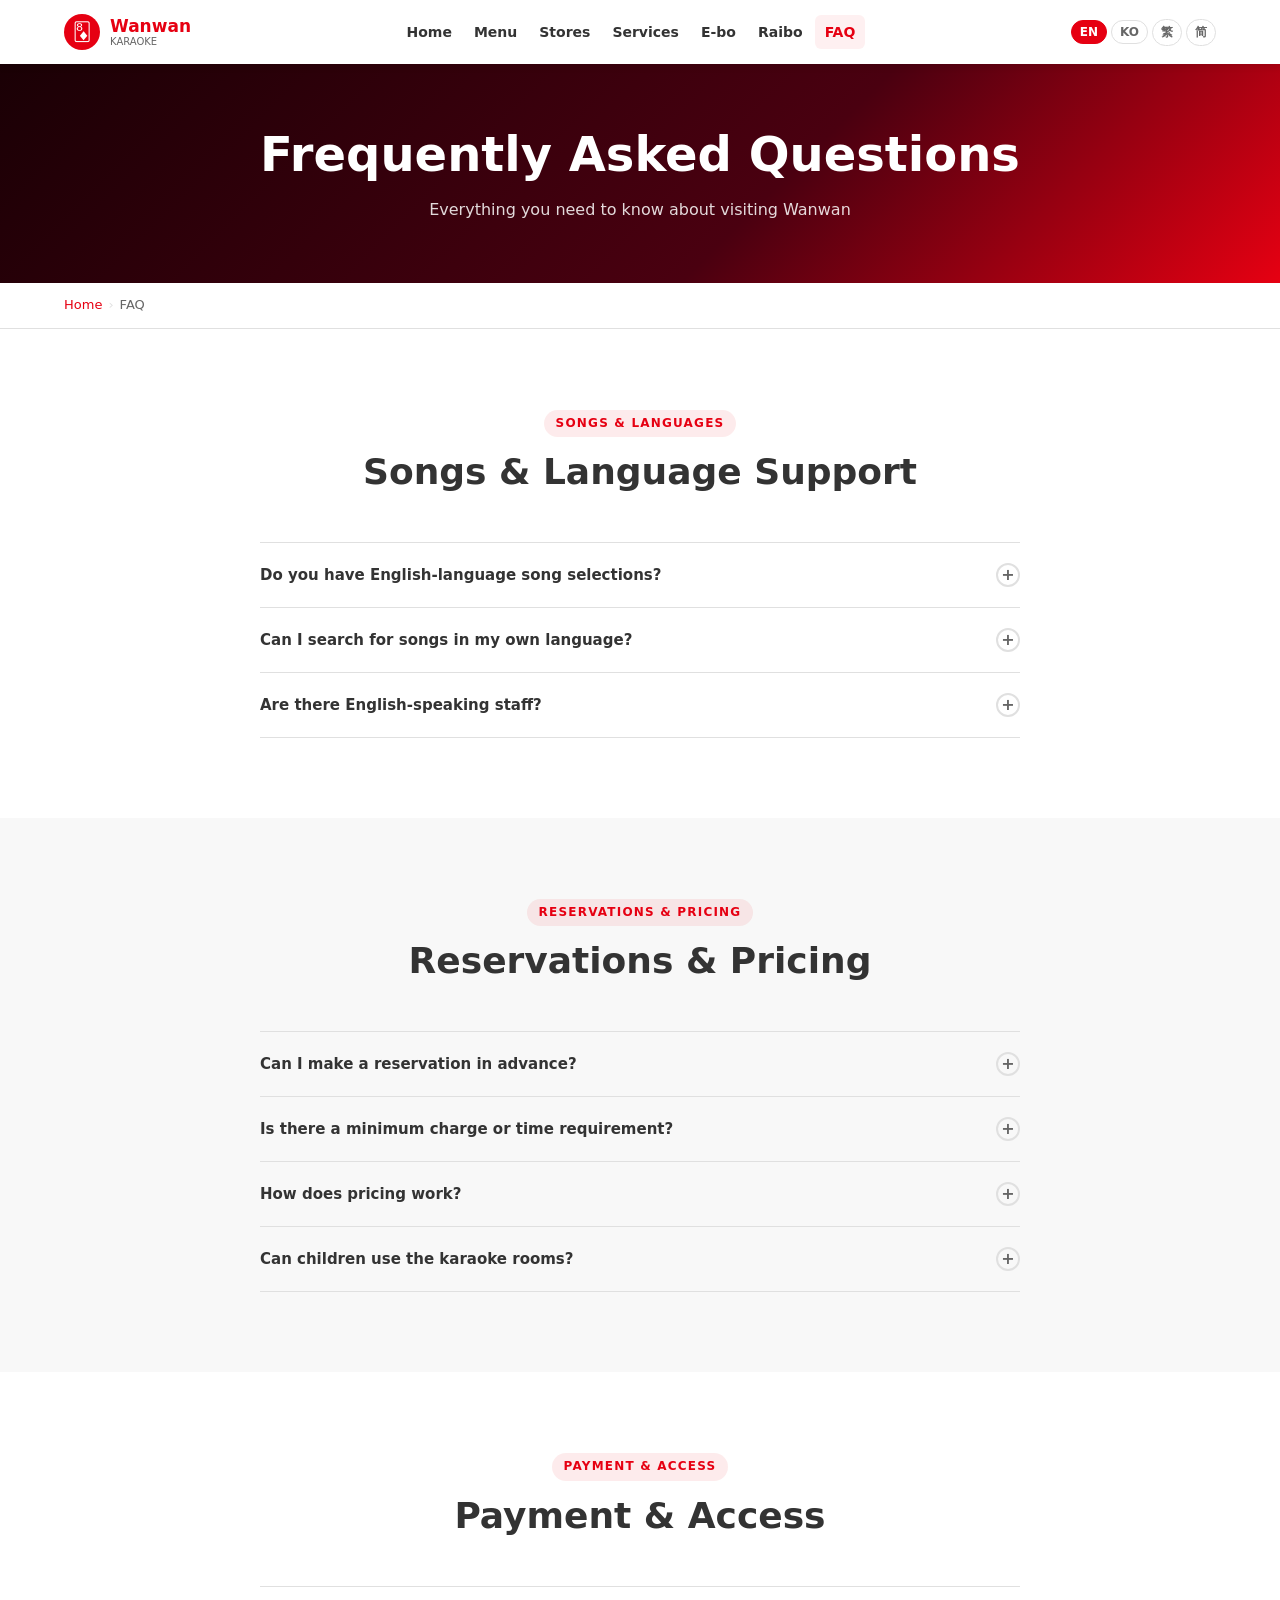
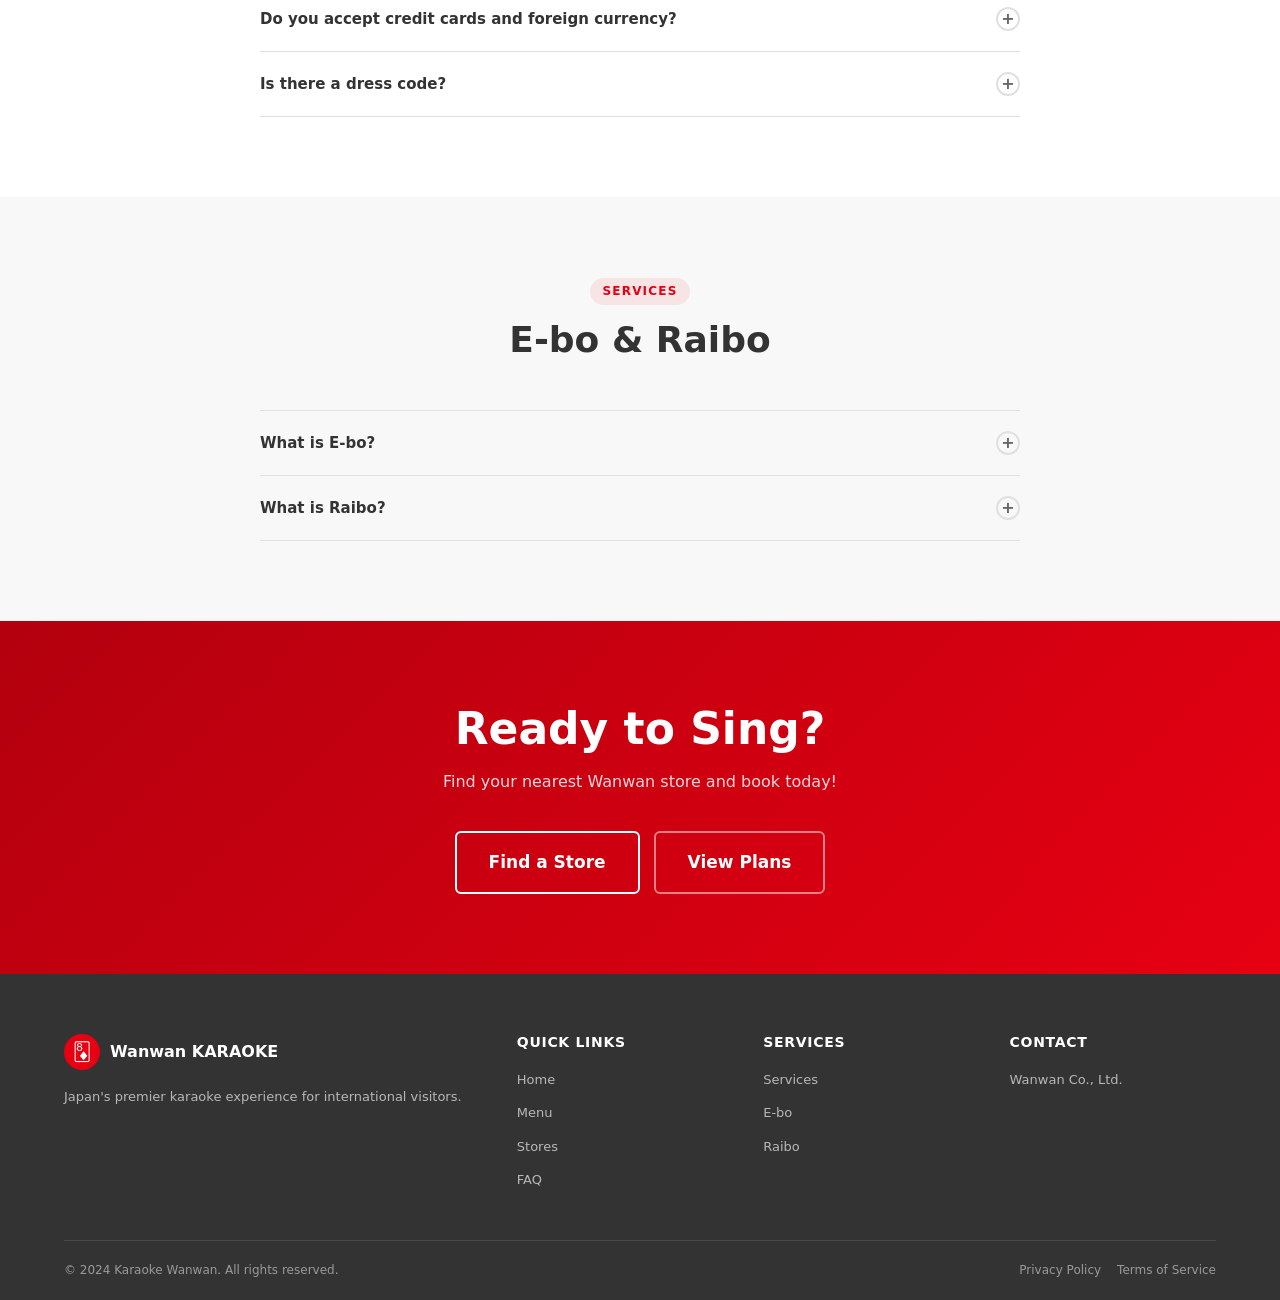
<file: pages/faq.html>
<!DOCTYPE html>
<html lang="en">
<head>
  <meta charset="UTF-8">
  <meta name="viewport" content="width=device-width, initial-scale=1.0">
  <title>FAQ | Karaoke Wanwan</title>
  <meta name="description" content="Frequently asked questions about visiting Karaoke Wanwan. English, Korean, and Chinese support. Reservations, pricing, songs, and payment info.">
  <meta name="robots" content="index, follow">
  <link rel="canonical" href="https://Wanwan-inbound.example.com/pages/faq.html">
  <link rel="alternate" hreflang="en"      href="https://Wanwan-inbound.example.com/pages/faq.html?lang=en">
  <link rel="alternate" hreflang="ko"      href="https://Wanwan-inbound.example.com/pages/faq.html?lang=ko">
  <link rel="alternate" hreflang="zh-Hant" href="https://Wanwan-inbound.example.com/pages/faq.html?lang=zh-Hant">
  <link rel="alternate" hreflang="zh-Hans" href="https://Wanwan-inbound.example.com/pages/faq.html?lang=zh-Hans">
  <link rel="alternate" hreflang="x-default" href="https://Wanwan-inbound.example.com/pages/faq.html">
  <meta property="og:type"        content="website">
  <meta property="og:url"         content="https://Wanwan-inbound.example.com/pages/faq.html">
  <meta property="og:title"       content="FAQ | Karaoke Wanwan">
  <meta property="og:description" content="Frequently asked questions about visiting Karaoke Wanwan.">
  <meta property="og:image"       content="https://Wanwan-inbound.example.com/assets/img/faq-microphone.svg">
  <meta property="og:site_name"   content="Karaoke Wanwan">

  <!-- Structured Data: FAQPage -->
  <script type="application/ld+json">
  {
    "@context": "https://schema.org",
    "@type": "FAQPage",
    "mainEntity": [
      {
        "@type": "Question",
        "name": "Do you have English-language song selections?",
        "acceptedAnswer": { "@type": "Answer", "text": "Yes! Wanwan offers an extensive library of English songs, as well as songs in Korean, Chinese, and many other languages. You can search by artist name or song title in your language." }
      },
      {
        "@type": "Question",
        "name": "Can I make a reservation in advance?",
        "acceptedAnswer": { "@type": "Answer", "text": "Yes, you can make reservations online through our website or by calling the store directly. Walk-ins are also welcome based on room availability." }
      },
      {
        "@type": "Question",
        "name": "Is there a minimum charge or time requirement?",
        "acceptedAnswer": { "@type": "Answer", "text": "There is typically a minimum 30-minute session. Pricing varies by time of day and store location. Please check the store page for detailed pricing." }
      },
      {
        "@type": "Question",
        "name": "Do you accept credit cards and foreign currency?",
        "acceptedAnswer": { "@type": "Answer", "text": "Most Wanwan locations accept major credit cards (Visa, Mastercard, Amex). Some locations also accept IC cards and QR payment (PayPay, Alipay, WeChat Pay). Cash payment in Japanese Yen is also accepted." }
      },
      {
        "@type": "Question",
        "name": "Are there English-speaking staff?",
        "acceptedAnswer": { "@type": "Answer", "text": "Many of our popular tourist locations have English-speaking staff. Translation assistance is also available via our app and in-room tablets." }
      },
      {
        "@type": "Question",
        "name": "How does pricing work?",
        "acceptedAnswer": { "@type": "Answer", "text": "Karaoke Wanwan charges per person per hour. Rates vary by time of day: daytime (before 18:00) starts from ¥330/person, night plans start from ¥550/person. All-night plans (midnight to morning) are available on Fridays and Saturdays." }
      },
      {
        "@type": "Question",
        "name": "Can children use the karaoke rooms?",
        "acceptedAnswer": { "@type": "Answer", "text": "Yes, children are welcome at Karaoke Wanwan. Children under a certain age may be eligible for discounted rates. Please inquire at the store for details on family pricing." }
      },
      {
        "@type": "Question",
        "name": "What is E-bo?",
        "acceptedAnswer": { "@type": "Answer", "text": "E-bo is Wanwan's in-room entertainment system that lets you play console games, watch live sports, use VR, and control the room from your smartphone — all in addition to karaoke." }
      },
      {
        "@type": "Question",
        "name": "What is Raibo?",
        "acceptedAnswer": { "@type": "Answer", "text": "Raibo is Wanwan's live viewing system. It broadcasts live concerts, sports events, and anime screenings to your private karaoke room on a large display." }
      },
      {
        "@type": "Question",
        "name": "Is there a dress code?",
        "acceptedAnswer": { "@type": "Answer", "text": "There is no dress code at Karaoke Wanwan. Come as you are — casual attire is perfectly fine." }
      }
    ]
  }
  </script>

  <link rel="stylesheet" href="../assets/css/style.css">
</head>
<body data-base-path="../">

  <div id="header-placeholder"></div>

  <main id="main-content">

    <section class="page-hero" aria-labelledby="page-title">
      <div class="container">
        <h1 class="page-hero__title" id="page-title" data-i18n="faq.title">Frequently Asked Questions</h1>
        <p class="page-hero__subtitle" data-i18n="faq.subtitle">Everything you need to know about visiting Wanwan</p>
      </div>
    </section>

    <nav class="breadcrumb" aria-label="Breadcrumb">
      <div class="container">
        <ol class="breadcrumb__list" role="list">
          <li><a class="breadcrumb__link" href="../index.html" data-i18n="nav.home">Home</a></li>
          <li class="breadcrumb__sep" aria-hidden="true">›</li>
          <li aria-current="page" data-i18n="nav.faq">FAQ</li>
        </ol>
      </div>
    </nav>

    <!-- Songs & Languages -->
    <section class="section" aria-labelledby="faq-songs-title">
      <div class="container">
        <div class="section__header">
          <span class="section__tag">Songs &amp; Languages</span>
          <h2 class="section__title" id="faq-songs-title">Songs &amp; Language Support</h2>
        </div>
        <div class="faq-list" role="list">
          <div class="faq-item" role="listitem">
            <button class="faq-question" aria-expanded="false" aria-controls="faq-a1" id="faq-q1">
              <span data-i18n="faq.q1">Do you have English-language song selections?</span>
              <span class="faq-question__icon" aria-hidden="true">+</span>
            </button>
            <div class="faq-answer" id="faq-a1" role="region" aria-labelledby="faq-q1" aria-hidden="true">
              <div class="faq-answer__inner"><p data-i18n="faq.a1">Yes! Wanwan offers an extensive library of English songs, as well as songs in Korean, Chinese, and many other languages.</p></div>
            </div>
          </div>
          <div class="faq-item" role="listitem">
            <button class="faq-question" aria-expanded="false" aria-controls="faq-a-lang2" id="faq-q-lang2">
              <span>Can I search for songs in my own language?</span>
              <span class="faq-question__icon" aria-hidden="true">+</span>
            </button>
            <div class="faq-answer" id="faq-a-lang2" role="region" aria-labelledby="faq-q-lang2" aria-hidden="true">
              <div class="faq-answer__inner"><p>Yes! The karaoke system supports searching in English, Japanese, Korean (Hangul), and Chinese (both Traditional and Simplified). You can type directly in your native script.</p></div>
            </div>
          </div>
          <div class="faq-item" role="listitem">
            <button class="faq-question" aria-expanded="false" aria-controls="faq-a-lang3" id="faq-q-lang3">
              <span data-i18n="faq.q5">Are there English-speaking staff?</span>
              <span class="faq-question__icon" aria-hidden="true">+</span>
            </button>
            <div class="faq-answer" id="faq-a-lang3" role="region" aria-labelledby="faq-q-lang3" aria-hidden="true">
              <div class="faq-answer__inner"><p data-i18n="faq.a5">Many of our popular tourist locations have English-speaking staff. Translation assistance is also available via our app and in-room tablets.</p></div>
            </div>
          </div>
        </div>
      </div>
    </section>

    <!-- Reservations & Pricing -->
    <section class="section section--alt" aria-labelledby="faq-booking-title">
      <div class="container">
        <div class="section__header">
          <span class="section__tag">Reservations &amp; Pricing</span>
          <h2 class="section__title" id="faq-booking-title">Reservations &amp; Pricing</h2>
        </div>
        <div class="faq-list" role="list">
          <div class="faq-item" role="listitem">
            <button class="faq-question" aria-expanded="false" aria-controls="faq-a2" id="faq-q2">
              <span data-i18n="faq.q2">Can I make a reservation in advance?</span>
              <span class="faq-question__icon" aria-hidden="true">+</span>
            </button>
            <div class="faq-answer" id="faq-a2" role="region" aria-labelledby="faq-q2" aria-hidden="true">
              <div class="faq-answer__inner"><p data-i18n="faq.a2">Yes, you can make reservations online through our website or by calling the store directly. Walk-ins are also welcome based on room availability.</p></div>
            </div>
          </div>
          <div class="faq-item" role="listitem">
            <button class="faq-question" aria-expanded="false" aria-controls="faq-a3" id="faq-q3">
              <span data-i18n="faq.q3">Is there a minimum charge or time requirement?</span>
              <span class="faq-question__icon" aria-hidden="true">+</span>
            </button>
            <div class="faq-answer" id="faq-a3" role="region" aria-labelledby="faq-q3" aria-hidden="true">
              <div class="faq-answer__inner"><p data-i18n="faq.a3">There is typically a minimum 30-minute session. Pricing varies by time of day and store location.</p></div>
            </div>
          </div>
          <div class="faq-item" role="listitem">
            <button class="faq-question" aria-expanded="false" aria-controls="faq-a-pricing" id="faq-q-pricing">
              <span>How does pricing work?</span>
              <span class="faq-question__icon" aria-hidden="true">+</span>
            </button>
            <div class="faq-answer" id="faq-a-pricing" role="region" aria-labelledby="faq-q-pricing" aria-hidden="true">
              <div class="faq-answer__inner"><p>Karaoke Wanwan charges per person per hour. Daytime plans (before 18:00) start from ¥330/person. Night plans (18:00 onwards) start from ¥550/person. All-night plans are available Friday and Saturday from midnight to morning from ¥1,650/person.</p></div>
            </div>
          </div>
          <div class="faq-item" role="listitem">
            <button class="faq-question" aria-expanded="false" aria-controls="faq-a-kids" id="faq-q-kids">
              <span>Can children use the karaoke rooms?</span>
              <span class="faq-question__icon" aria-hidden="true">+</span>
            </button>
            <div class="faq-answer" id="faq-a-kids" role="region" aria-labelledby="faq-q-kids" aria-hidden="true">
              <div class="faq-answer__inner"><p>Yes, children are welcome. Children under a certain age may be eligible for discounted rates. Please inquire at the store for family pricing details.</p></div>
            </div>
          </div>
        </div>
      </div>
    </section>

    <!-- Payment & Access -->
    <section class="section" aria-labelledby="faq-payment-title">
      <div class="container">
        <div class="section__header">
          <span class="section__tag">Payment &amp; Access</span>
          <h2 class="section__title" id="faq-payment-title">Payment &amp; Access</h2>
        </div>
        <div class="faq-list" role="list">
          <div class="faq-item" role="listitem">
            <button class="faq-question" aria-expanded="false" aria-controls="faq-a4" id="faq-q4">
              <span data-i18n="faq.q4">Do you accept credit cards and foreign currency?</span>
              <span class="faq-question__icon" aria-hidden="true">+</span>
            </button>
            <div class="faq-answer" id="faq-a4" role="region" aria-labelledby="faq-q4" aria-hidden="true">
              <div class="faq-answer__inner"><p data-i18n="faq.a4">Most Wanwan locations accept major credit cards (Visa, Mastercard, Amex). Some locations also accept IC cards and QR payment (PayPay, Alipay, WeChat Pay). Cash in Japanese Yen is also accepted.</p></div>
            </div>
          </div>
          <div class="faq-item" role="listitem">
            <button class="faq-question" aria-expanded="false" aria-controls="faq-a-dress" id="faq-q-dress">
              <span>Is there a dress code?</span>
              <span class="faq-question__icon" aria-hidden="true">+</span>
            </button>
            <div class="faq-answer" id="faq-a-dress" role="region" aria-labelledby="faq-q-dress" aria-hidden="true">
              <div class="faq-answer__inner"><p>There is no dress code at Karaoke Wanwan. Come as you are — casual attire is perfectly fine.</p></div>
            </div>
          </div>
        </div>
      </div>
    </section>

    <!-- Services FAQ -->
    <section class="section section--alt" aria-labelledby="faq-services-title">
      <div class="container">
        <div class="section__header">
          <span class="section__tag">Services</span>
          <h2 class="section__title" id="faq-services-title">E-bo &amp; Raibo</h2>
        </div>
        <div class="faq-list" role="list">
          <div class="faq-item" role="listitem">
            <button class="faq-question" aria-expanded="false" aria-controls="faq-a-ebo" id="faq-q-ebo">
              <span>What is E-bo?</span>
              <span class="faq-question__icon" aria-hidden="true">+</span>
            </button>
            <div class="faq-answer" id="faq-a-ebo" role="region" aria-labelledby="faq-q-ebo" aria-hidden="true">
              <div class="faq-answer__inner"><p>E-bo is Wanwan's in-room entertainment system. It lets you play console games, watch live sports, use VR, and control the room from your smartphone — all in addition to karaoke.</p></div>
            </div>
          </div>
          <div class="faq-item" role="listitem">
            <button class="faq-question" aria-expanded="false" aria-controls="faq-a-raibo" id="faq-q-raibo">
              <span>What is Raibo?</span>
              <span class="faq-question__icon" aria-hidden="true">+</span>
            </button>
            <div class="faq-answer" id="faq-a-raibo" role="region" aria-labelledby="faq-q-raibo" aria-hidden="true">
              <div class="faq-answer__inner"><p>Raibo is Wanwan's live viewing system. It broadcasts live concerts, sports events, and anime screenings directly to your private karaoke room on a large display.</p></div>
            </div>
          </div>
        </div>
      </div>
    </section>

    <!-- CTA -->
    <section class="cta-section" aria-labelledby="cta-title">
      <div class="container">
        <h2 class="cta-section__title" id="cta-title" data-i18n="cta.title">Ready to Sing?</h2>
        <p class="cta-section__subtitle" data-i18n="cta.subtitle">Find your nearest Wanwan store and book today!</p>
        <div class="cta-section__actions">
          <a href="../pages/stores.html" class="btn btn-secondary btn-lg" data-i18n="cta.button">Find a Store</a>
          <a href="../pages/service.html" class="btn btn-outline btn-lg" style="border-color:rgba(255,255,255,0.5);color:white;" data-i18n="cta.buttonSub">View Plans</a>
        </div>
      </div>
    </section>

  </main>

  <div id="footer-placeholder"></div>

  <script src="../assets/js/components.js"></script>
  <script src="../assets/js/i18n.js"></script>
  <script src="../assets/js/main.js"></script>
</body>
</html>
</file>
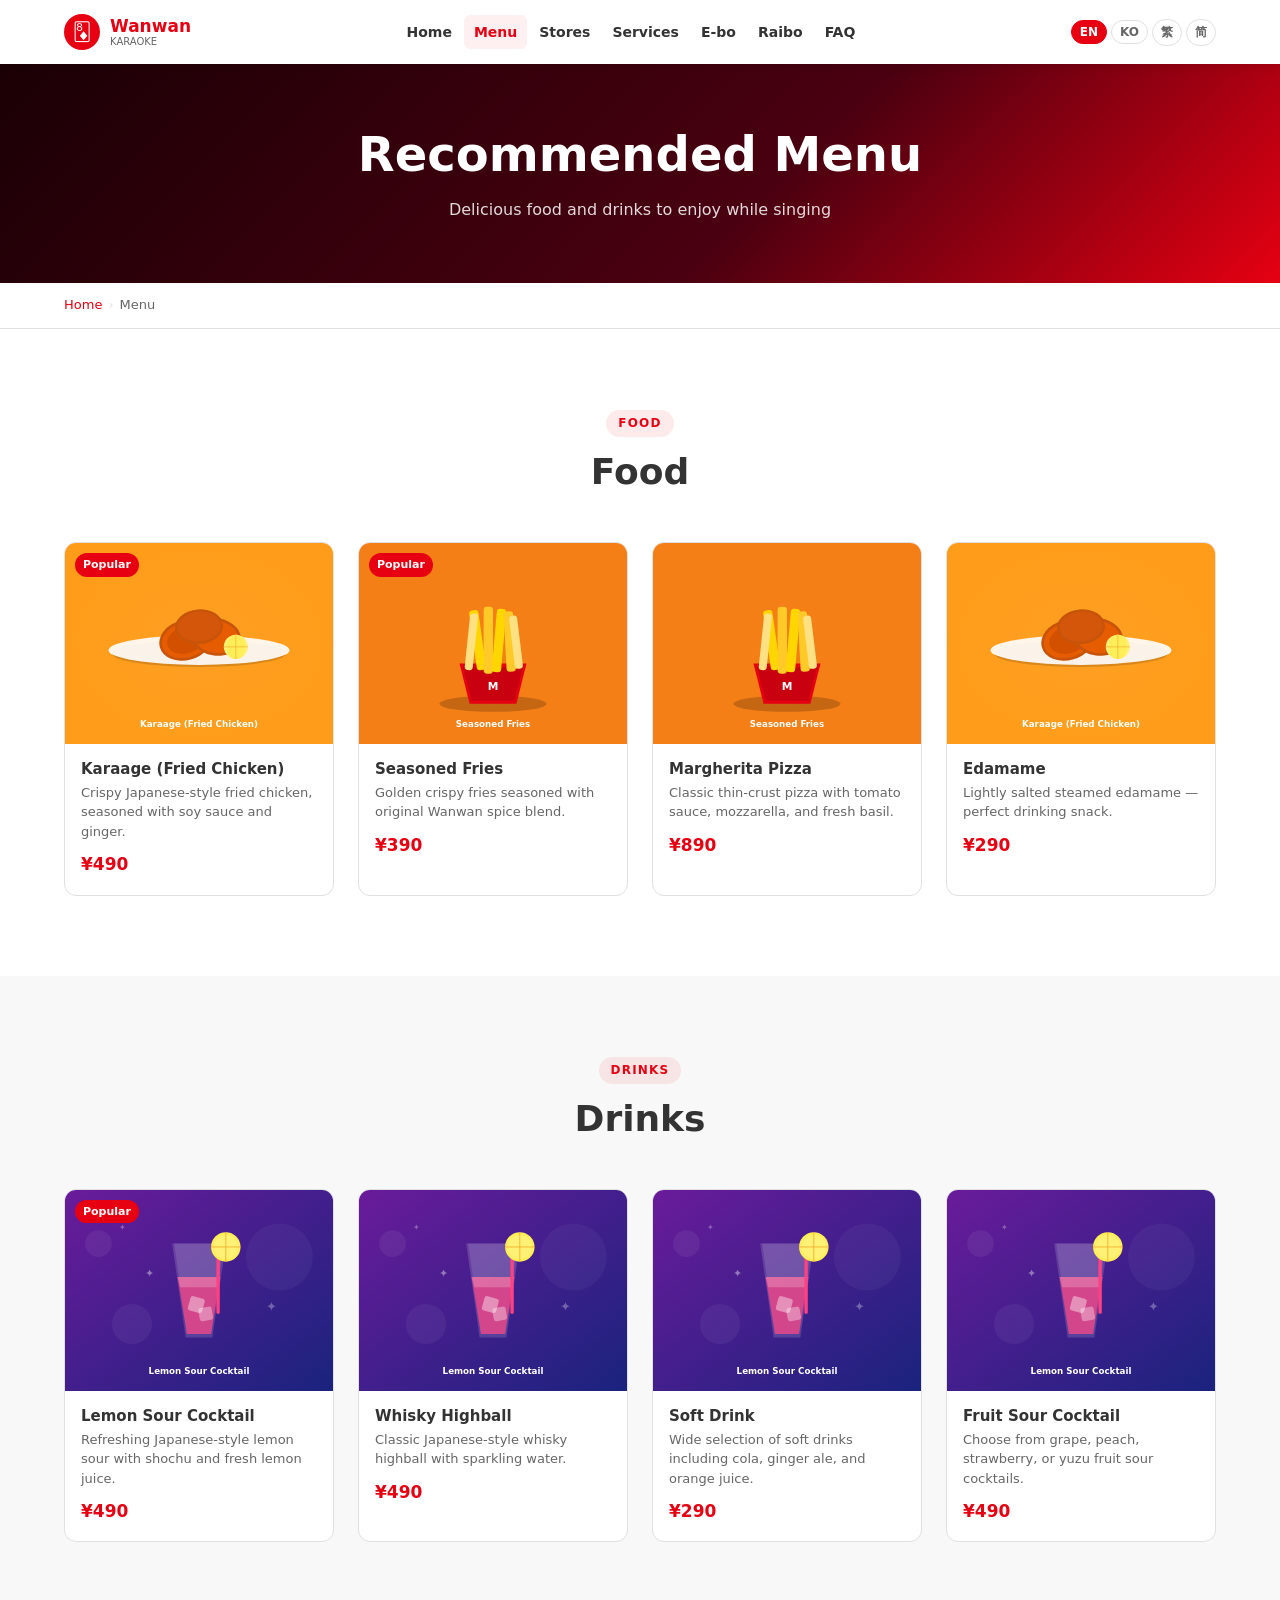
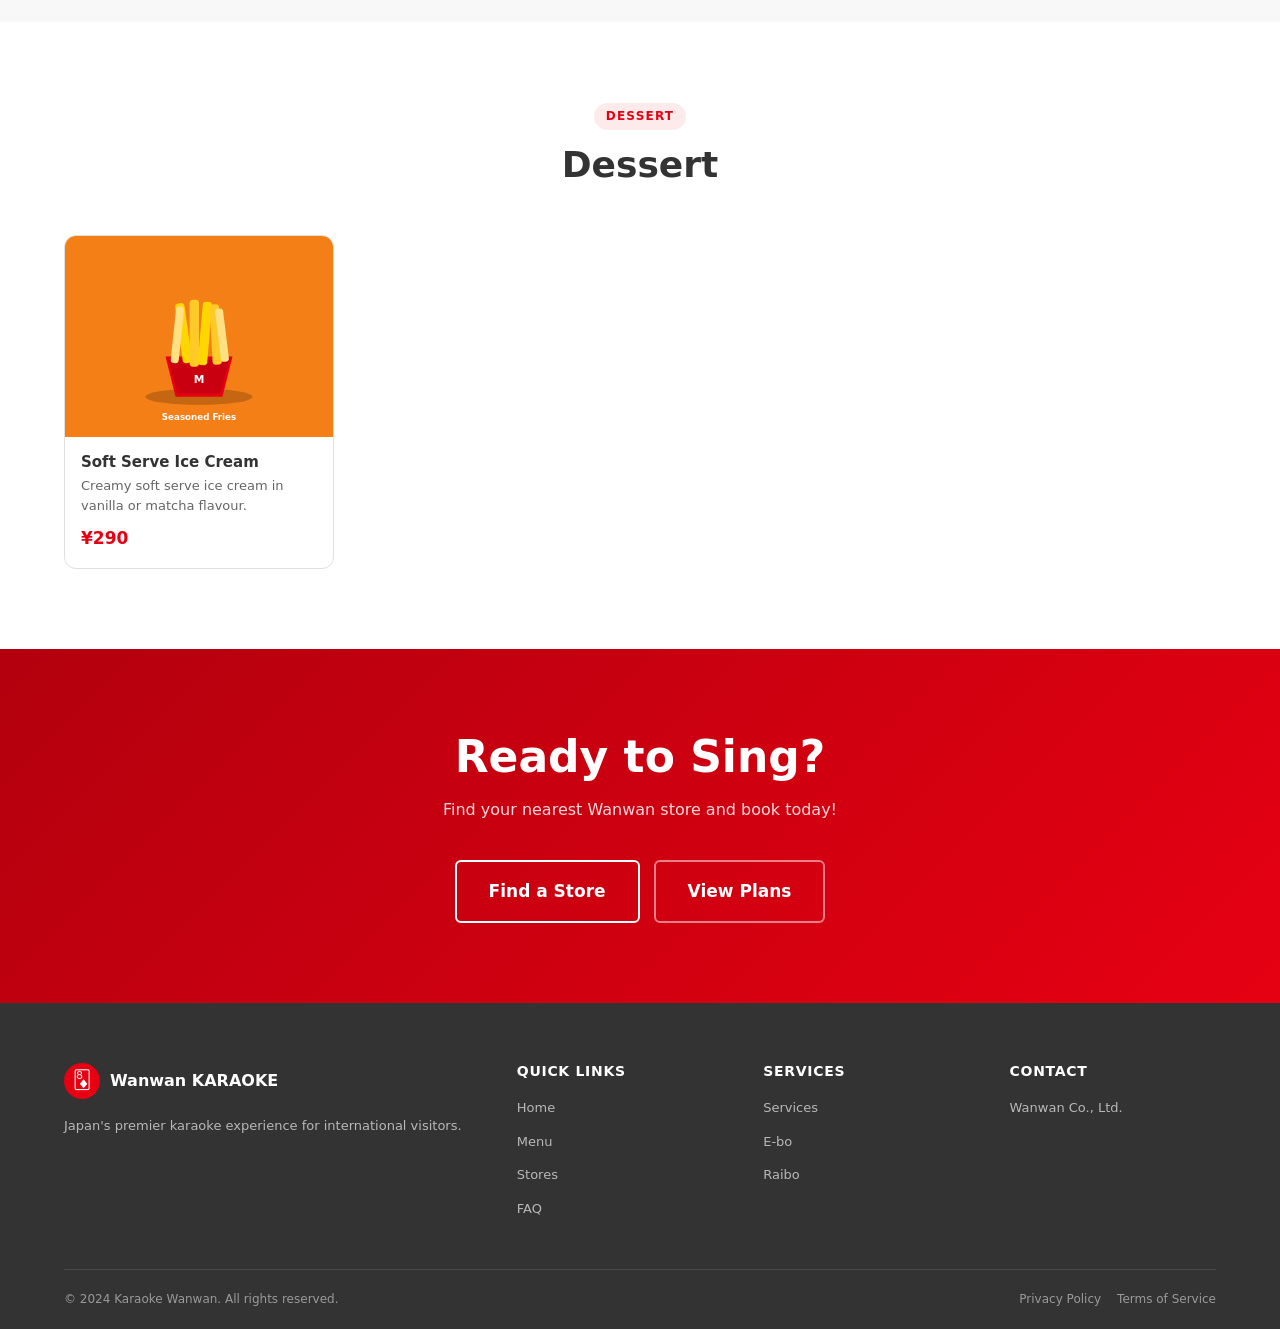
<file: pages/menu.html>
<!DOCTYPE html>
<html lang="en">
<head>
  <meta charset="UTF-8">
  <meta name="viewport" content="width=device-width, initial-scale=1.0">

  <title>Menu | Karaoke Wanwan</title>
  <meta name="description" content="Explore the full food and drink menu at Karaoke Wanwan. Enjoy karaage, fries, cocktails, pizza, and more while singing in your private room.">
  <meta name="robots" content="index, follow">
  <link rel="canonical" href="https://Wanwan-inbound.example.com/pages/menu.html">

  <!-- hreflang -->
  <link rel="alternate" hreflang="en"      href="https://Wanwan-inbound.example.com/pages/menu.html?lang=en">
  <link rel="alternate" hreflang="ko"      href="https://Wanwan-inbound.example.com/pages/menu.html?lang=ko">
  <link rel="alternate" hreflang="zh-Hant" href="https://Wanwan-inbound.example.com/pages/menu.html?lang=zh-Hant">
  <link rel="alternate" hreflang="zh-Hans" href="https://Wanwan-inbound.example.com/pages/menu.html?lang=zh-Hans">
  <link rel="alternate" hreflang="x-default" href="https://Wanwan-inbound.example.com/pages/menu.html">

  <!-- OpenGraph -->
  <meta property="og:type"        content="website">
  <meta property="og:url"         content="https://Wanwan-inbound.example.com/pages/menu.html">
  <meta property="og:title"       content="Menu | Karaoke Wanwan">
  <meta property="og:description" content="Explore the full food and drink menu at Karaoke Wanwan.">
  <meta property="og:image"       content="https://Wanwan-inbound.example.com/assets/img/menu-karaage.svg">
  <meta property="og:site_name"   content="Karaoke Wanwan">

  <link rel="stylesheet" href="../assets/css/style.css">
</head>
<body data-base-path="../">

  <div id="header-placeholder"></div>

  <main id="main-content">

    <!-- Page Hero -->
    <section class="page-hero" aria-labelledby="page-title">
      <div class="container">
        <h1 class="page-hero__title" id="page-title" data-i18n="menu.title">Recommended Menu</h1>
        <p class="page-hero__subtitle" data-i18n="menu.subtitle">Delicious food and drinks to enjoy while singing</p>
      </div>
    </section>

    <!-- Breadcrumb -->
    <nav class="breadcrumb" aria-label="Breadcrumb">
      <div class="container">
        <ol class="breadcrumb__list" role="list">
          <li><a class="breadcrumb__link" href="../index.html" data-i18n="nav.home">Home</a></li>
          <li class="breadcrumb__sep" aria-hidden="true">›</li>
          <li aria-current="page" data-i18n="nav.menu">Menu</li>
        </ol>
      </div>
    </nav>

    <!-- Food Section -->
    <section class="section" aria-labelledby="food-title">
      <div class="container">
        <div class="section__header">
          <span class="section__tag">Food</span>
          <h2 class="section__title" id="food-title" data-i18n="menu.catFood">Food</h2>
        </div>
        <div class="card-grid card-grid--4" role="list">

          <article class="menu-card" role="listitem">
            <div class="menu-card__img-wrap">
              <img src="../assets/img/menu-karaage.svg" width="400" height="300"
                alt="Crispy Japanese-style karaage fried chicken on a plate with lemon" class="menu-card__img">
              <span class="menu-card__badge" data-i18n="menu.popular">Popular</span>
            </div>
            <div class="menu-card__body">
              <h3 class="menu-card__name">Karaage (Fried Chicken)</h3>
              <p class="menu-card__desc">Crispy Japanese-style fried chicken, seasoned with soy sauce and ginger.</p>
              <span class="menu-card__price">¥490</span>
            </div>
          </article>

          <article class="menu-card" role="listitem">
            <div class="menu-card__img-wrap">
              <img src="../assets/img/menu-fries.svg" width="400" height="300"
                alt="Golden crispy seasoned fries in a red Wanwan cup" class="menu-card__img">
              <span class="menu-card__badge" data-i18n="menu.popular">Popular</span>
            </div>
            <div class="menu-card__body">
              <h3 class="menu-card__name">Seasoned Fries</h3>
              <p class="menu-card__desc">Golden crispy fries seasoned with original Wanwan spice blend.</p>
              <span class="menu-card__price">¥390</span>
            </div>
          </article>

          <article class="menu-card" role="listitem">
            <div class="menu-card__img-wrap">
              <img src="../assets/img/menu-fries.svg" width="400" height="300"
                alt="Classic Margherita pizza with tomato sauce and mozzarella" class="menu-card__img">
            </div>
            <div class="menu-card__body">
              <h3 class="menu-card__name">Margherita Pizza</h3>
              <p class="menu-card__desc">Classic thin-crust pizza with tomato sauce, mozzarella, and fresh basil.</p>
              <span class="menu-card__price">¥890</span>
            </div>
          </article>

          <article class="menu-card" role="listitem">
            <div class="menu-card__img-wrap">
              <img src="../assets/img/menu-karaage.svg" width="400" height="300"
                alt="Lightly salted steamed edamame soybeans in a bowl" class="menu-card__img">
            </div>
            <div class="menu-card__body">
              <h3 class="menu-card__name">Edamame</h3>
              <p class="menu-card__desc">Lightly salted steamed edamame — perfect drinking snack.</p>
              <span class="menu-card__price">¥290</span>
            </div>
          </article>

        </div>
      </div>
    </section>

    <!-- Drinks Section -->
    <section class="section section--alt" aria-labelledby="drinks-title">
      <div class="container">
        <div class="section__header">
          <span class="section__tag">Drinks</span>
          <h2 class="section__title" id="drinks-title" data-i18n="menu.catDrinks">Drinks</h2>
        </div>
        <div class="card-grid card-grid--4" role="list">

          <article class="menu-card" role="listitem">
            <div class="menu-card__img-wrap">
              <img src="../assets/img/menu-cocktails.svg" width="400" height="300"
                alt="Refreshing lemon sour cocktail with ice and lemon slice garnish" class="menu-card__img">
              <span class="menu-card__badge" data-i18n="menu.popular">Popular</span>
            </div>
            <div class="menu-card__body">
              <h3 class="menu-card__name">Lemon Sour Cocktail</h3>
              <p class="menu-card__desc">Refreshing Japanese-style lemon sour with shochu and fresh lemon juice.</p>
              <span class="menu-card__price">¥490</span>
            </div>
          </article>

          <article class="menu-card" role="listitem">
            <div class="menu-card__img-wrap">
              <img src="../assets/img/menu-cocktails.svg" width="400" height="300"
                alt="Classic Japanese whisky highball with sparkling water and ice" class="menu-card__img">
            </div>
            <div class="menu-card__body">
              <h3 class="menu-card__name">Whisky Highball</h3>
              <p class="menu-card__desc">Classic Japanese-style whisky highball with sparkling water.</p>
              <span class="menu-card__price">¥490</span>
            </div>
          </article>

          <article class="menu-card" role="listitem">
            <div class="menu-card__img-wrap">
              <img src="../assets/img/menu-cocktails.svg" width="400" height="300"
                alt="Selection of soft drinks including cola, ginger ale and orange juice" class="menu-card__img">
            </div>
            <div class="menu-card__body">
              <h3 class="menu-card__name">Soft Drink</h3>
              <p class="menu-card__desc">Wide selection of soft drinks including cola, ginger ale, and orange juice.</p>
              <span class="menu-card__price">¥290</span>
            </div>
          </article>

          <article class="menu-card" role="listitem">
            <div class="menu-card__img-wrap">
              <img src="../assets/img/menu-cocktails.svg" width="400" height="300"
                alt="Fruit sour cocktail with fresh fruit and colourful garnish" class="menu-card__img">
            </div>
            <div class="menu-card__body">
              <h3 class="menu-card__name">Fruit Sour Cocktail</h3>
              <p class="menu-card__desc">Choose from grape, peach, strawberry, or yuzu fruit sour cocktails.</p>
              <span class="menu-card__price">¥490</span>
            </div>
          </article>

        </div>
      </div>
    </section>

    <!-- Dessert Section -->
    <section class="section" aria-labelledby="dessert-title">
      <div class="container">
        <div class="section__header">
          <span class="section__tag">Dessert</span>
          <h2 class="section__title" id="dessert-title" data-i18n="menu.catDessert">Dessert</h2>
        </div>
        <div class="card-grid card-grid--4" role="list">

          <article class="menu-card" role="listitem">
            <div class="menu-card__img-wrap">
              <img src="../assets/img/menu-fries.svg" width="400" height="300"
                alt="Creamy vanilla or matcha soft serve ice cream in a cone" class="menu-card__img">
            </div>
            <div class="menu-card__body">
              <h3 class="menu-card__name">Soft Serve Ice Cream</h3>
              <p class="menu-card__desc">Creamy soft serve ice cream in vanilla or matcha flavour.</p>
              <span class="menu-card__price">¥290</span>
            </div>
          </article>

        </div>
      </div>
    </section>

    <!-- CTA -->
    <section class="cta-section" aria-labelledby="cta-title">
      <div class="container">
        <h2 class="cta-section__title" id="cta-title" data-i18n="cta.title">Ready to Sing?</h2>
        <p class="cta-section__subtitle" data-i18n="cta.subtitle">Find your nearest Wanwan store and book today!</p>
        <div class="cta-section__actions">
          <a href="../pages/stores.html" class="btn btn-secondary btn-lg" data-i18n="cta.button">Find a Store</a>
          <a href="../pages/service.html" class="btn btn-outline btn-lg" style="border-color:rgba(255,255,255,0.5);color:white;" data-i18n="cta.buttonSub">View Plans</a>
        </div>
      </div>
    </section>

  </main>

  <div id="footer-placeholder"></div>

  <script src="../assets/js/components.js"></script>
  <script src="../assets/js/i18n.js"></script>
  <script src="../assets/js/main.js"></script>
</body>
</html>
</file>
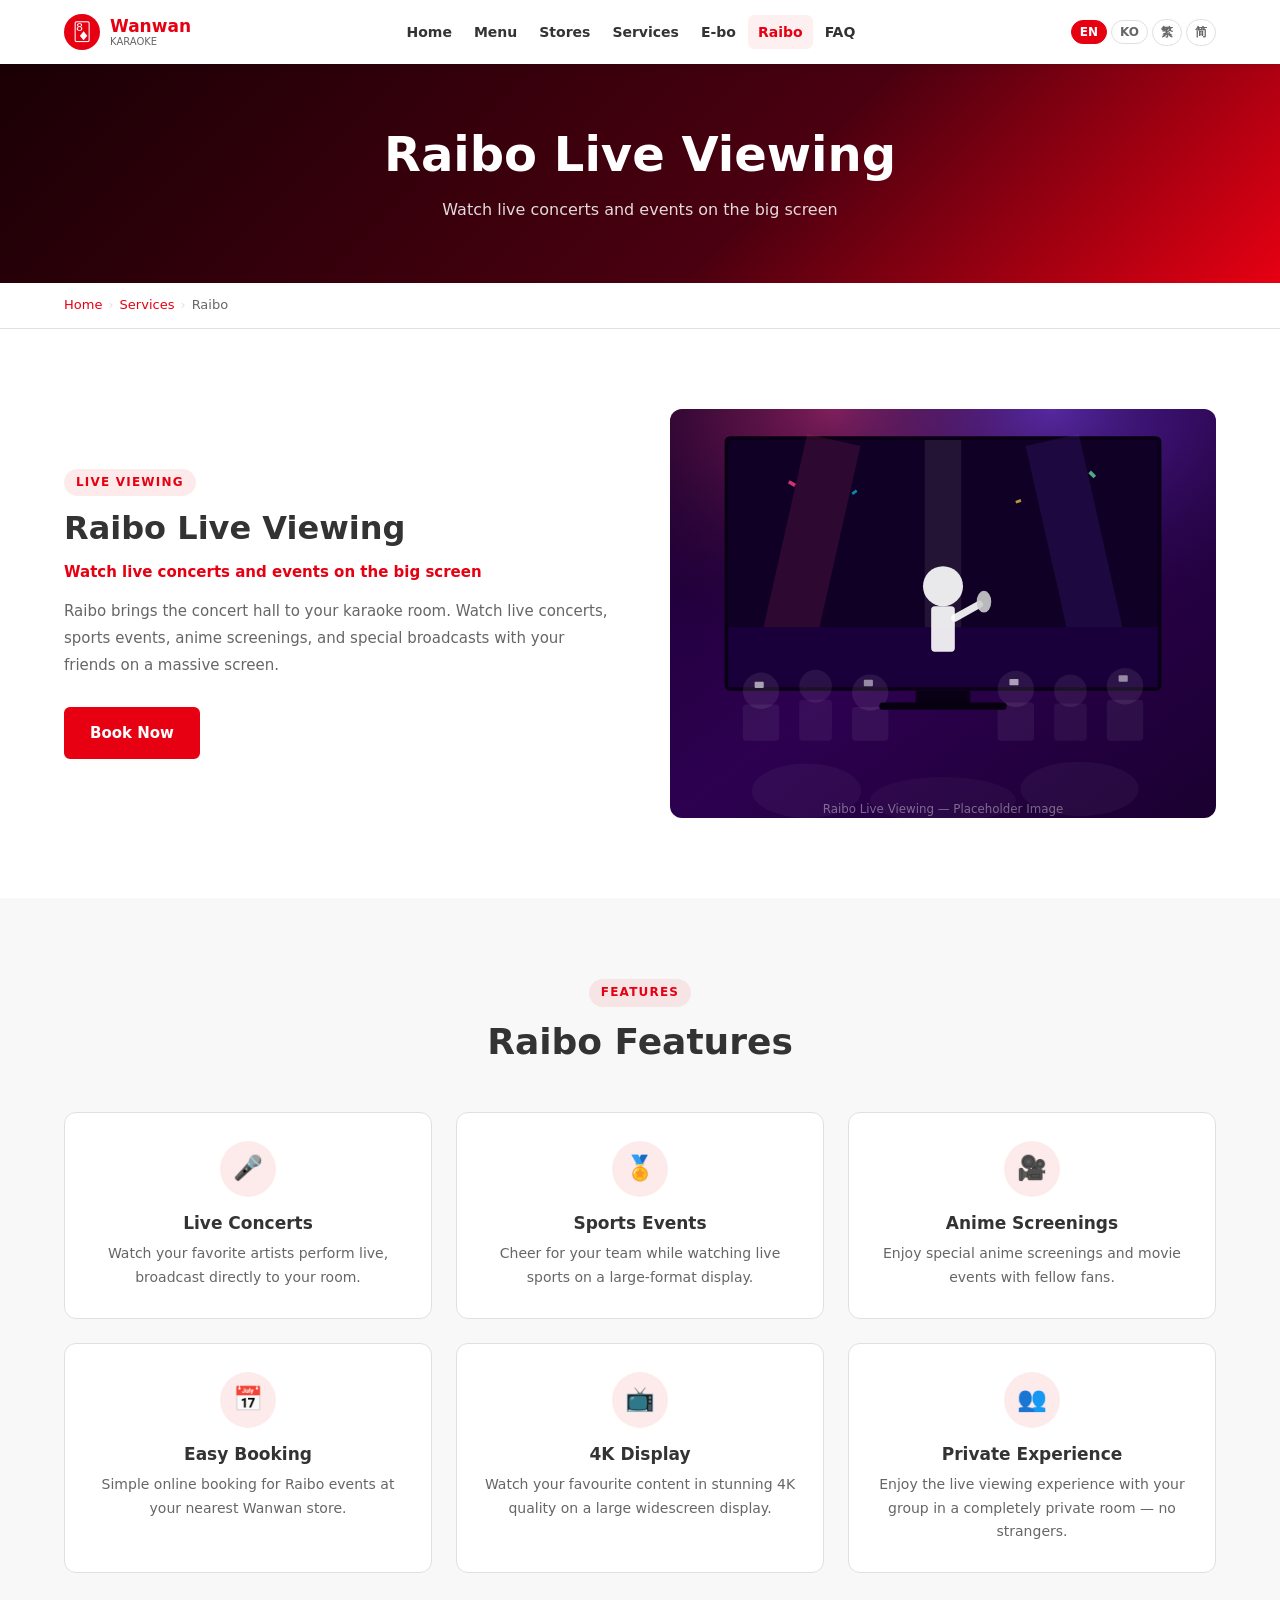
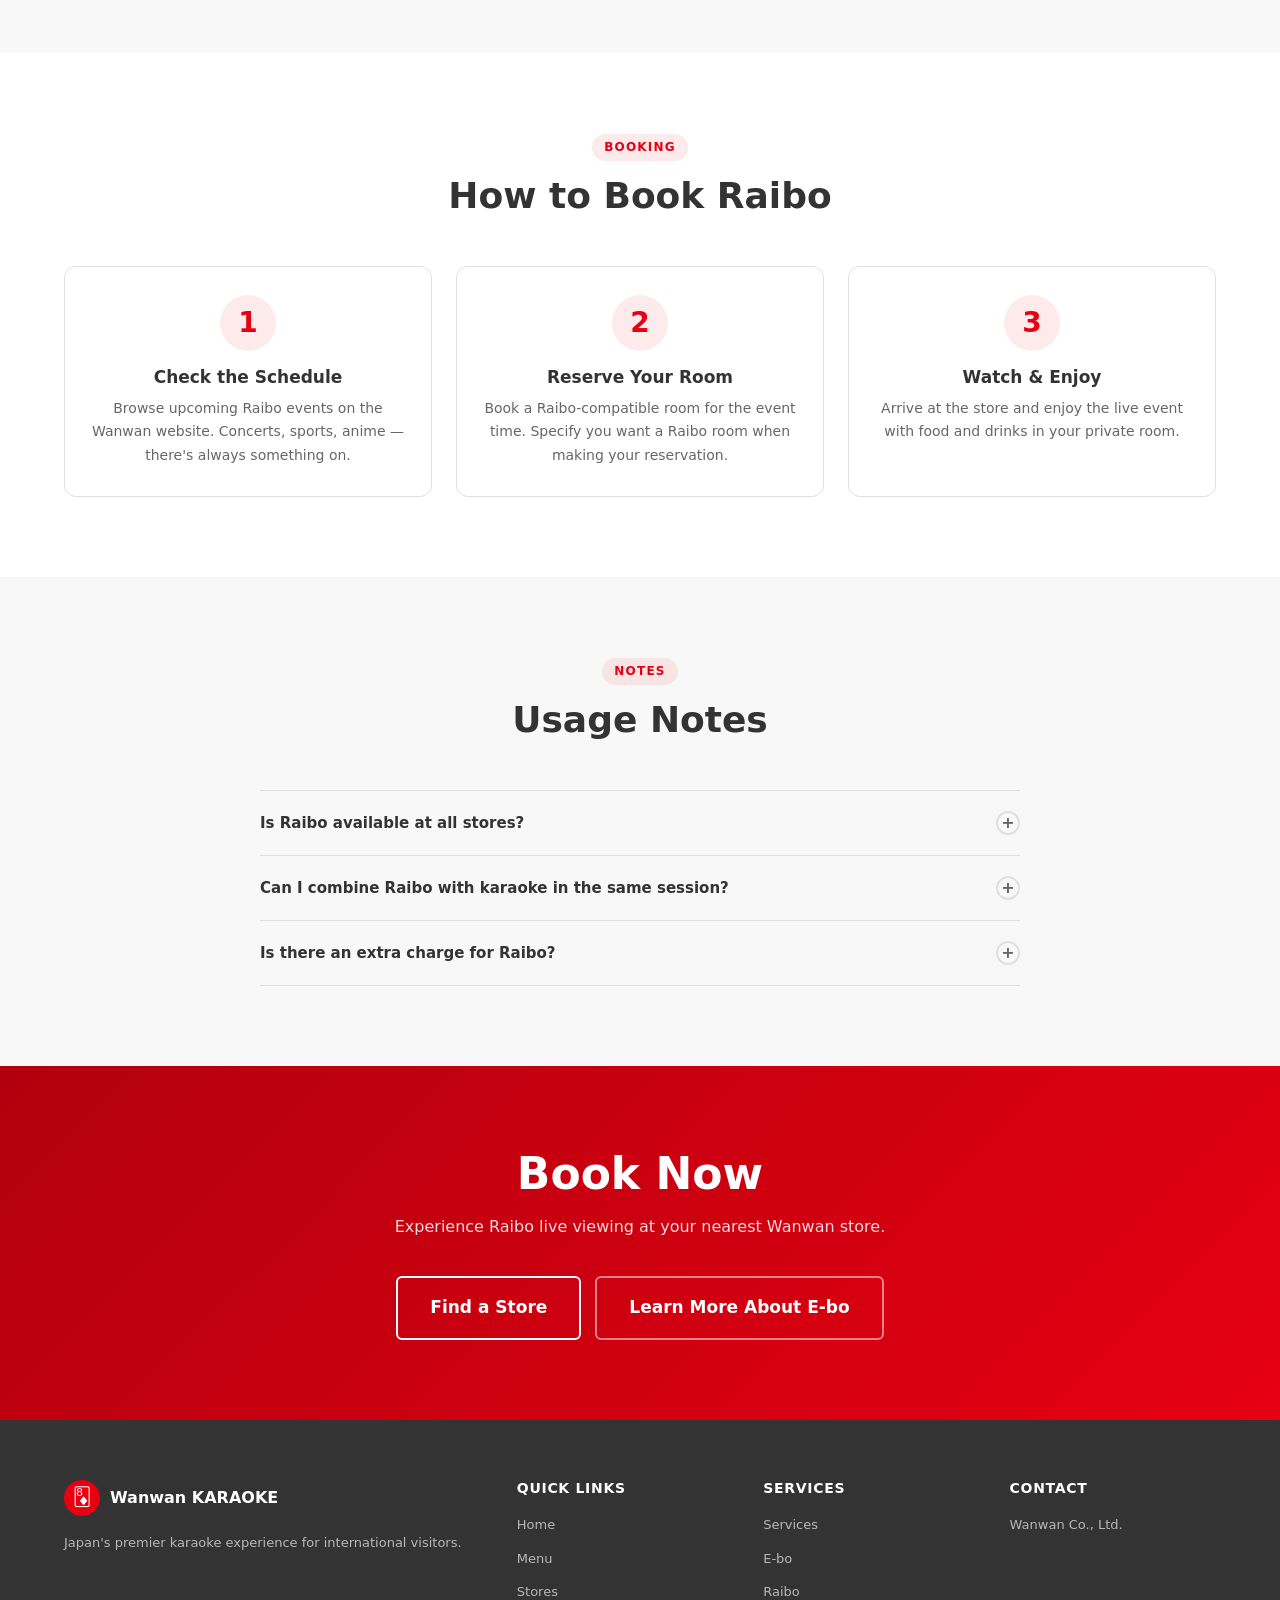
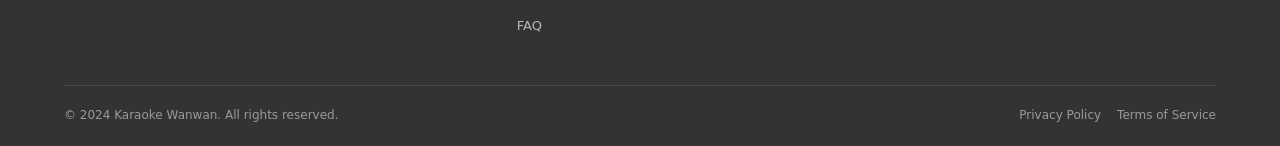
<file: pages/raibo.html>
<!DOCTYPE html>
<html lang="en">
<head>
  <meta charset="UTF-8">
  <meta name="viewport" content="width=device-width, initial-scale=1.0">
  <title>Raibo Live Viewing | Karaoke Wanwan</title>
  <meta name="description" content="Raibo lets you watch live concerts, sports, and anime screenings on a massive screen in your private karaoke room at Wanwan.">
  <meta name="robots" content="index, follow">
  <link rel="canonical" href="https://Wanwan-inbound.example.com/pages/raibo.html">
  <link rel="alternate" hreflang="en"      href="https://Wanwan-inbound.example.com/pages/raibo.html?lang=en">
  <link rel="alternate" hreflang="ko"      href="https://Wanwan-inbound.example.com/pages/raibo.html?lang=ko">
  <link rel="alternate" hreflang="zh-Hant" href="https://Wanwan-inbound.example.com/pages/raibo.html?lang=zh-Hant">
  <link rel="alternate" hreflang="zh-Hans" href="https://Wanwan-inbound.example.com/pages/raibo.html?lang=zh-Hans">
  <link rel="alternate" hreflang="x-default" href="https://Wanwan-inbound.example.com/pages/raibo.html">
  <meta property="og:type"        content="website">
  <meta property="og:url"         content="https://Wanwan-inbound.example.com/pages/raibo.html">
  <meta property="og:title"       content="Raibo Live Viewing | Karaoke Wanwan">
  <meta property="og:description" content="Watch live concerts, sports, and anime on a massive screen in your private karaoke room.">
  <meta property="og:image"       content="https://Wanwan-inbound.example.com/assets/img/raibo-concert.svg">
  <meta property="og:site_name"   content="Karaoke Wanwan">
  <link rel="stylesheet" href="../assets/css/style.css">
</head>
<body data-base-path="../">

  <div id="header-placeholder"></div>

  <main id="main-content">

    <section class="page-hero" aria-labelledby="page-title">
      <div class="container">
        <h1 class="page-hero__title" id="page-title" data-i18n="raibo.title">Raibo Live Viewing</h1>
        <p class="page-hero__subtitle" data-i18n="raibo.subtitle">Watch live concerts and events on the big screen</p>
      </div>
    </section>

    <nav class="breadcrumb" aria-label="Breadcrumb">
      <div class="container">
        <ol class="breadcrumb__list" role="list">
          <li><a class="breadcrumb__link" href="../index.html" data-i18n="nav.home">Home</a></li>
          <li class="breadcrumb__sep" aria-hidden="true">›</li>
          <li><a class="breadcrumb__link" href="../pages/service.html" data-i18n="nav.service">Services</a></li>
          <li class="breadcrumb__sep" aria-hidden="true">›</li>
          <li aria-current="page" data-i18n="nav.raibo">Raibo</li>
        </ol>
      </div>
    </nav>

    <!-- Raibo Intro -->
    <section class="section" aria-labelledby="raibo-intro-title">
      <div class="container">
        <div class="feature-section feature-section--reverse">
          <div class="feature-section__img-wrap">
            <img
              src="../assets/img/raibo-concert.svg"
              width="600"
              height="450"
              alt="Raibo live viewing showing a live concert broadcast on a massive screen in a private karaoke room"
              class="feature-section__img"
            >
          </div>
          <div>
            <span class="feature-section__tag">Live Viewing</span>
            <h2 class="feature-section__title" id="raibo-intro-title" data-i18n="raibo.title">Raibo Live Viewing</h2>
            <p class="feature-section__subtitle" data-i18n="raibo.subtitle">Watch live concerts and events on the big screen</p>
            <p class="feature-section__desc" data-i18n="raibo.description">Raibo brings the concert hall to your karaoke room. Watch live concerts, sports events, anime screenings, and special broadcasts with your friends on a massive screen.</p>
            <a href="../pages/stores.html" class="btn btn-primary" data-i18n="raibo.bookNow">Book Now</a>
          </div>
        </div>
      </div>
    </section>

    <!-- Features -->
    <section class="section section--alt" aria-labelledby="raibo-features-title">
      <div class="container">
        <div class="section__header">
          <span class="section__tag">Features</span>
          <h2 class="section__title" id="raibo-features-title">Raibo Features</h2>
        </div>
        <div class="about__features">
          <article class="feature-card">
            <div class="feature-card__icon" aria-hidden="true">&#127908;</div>
            <h3 class="feature-card__title" data-i18n="raibo.feature1">Live Concerts</h3>
            <p class="feature-card__desc" data-i18n="raibo.feature1Desc">Watch your favorite artists perform live, broadcast directly to your room.</p>
          </article>
          <article class="feature-card">
            <div class="feature-card__icon" aria-hidden="true">&#127941;</div>
            <h3 class="feature-card__title" data-i18n="raibo.feature2">Sports Events</h3>
            <p class="feature-card__desc" data-i18n="raibo.feature2Desc">Cheer for your team while watching live sports on a large-format display.</p>
          </article>
          <article class="feature-card">
            <div class="feature-card__icon" aria-hidden="true">&#127909;</div>
            <h3 class="feature-card__title" data-i18n="raibo.feature3">Anime Screenings</h3>
            <p class="feature-card__desc" data-i18n="raibo.feature3Desc">Enjoy special anime screenings and movie events with fellow fans.</p>
          </article>
          <article class="feature-card">
            <div class="feature-card__icon" aria-hidden="true">&#128197;</div>
            <h3 class="feature-card__title" data-i18n="raibo.feature4">Easy Booking</h3>
            <p class="feature-card__desc" data-i18n="raibo.feature4Desc">Simple online booking for Raibo events at your nearest Wanwan store.</p>
          </article>
          <article class="feature-card">
            <div class="feature-card__icon" aria-hidden="true">&#128250;</div>
            <h3 class="feature-card__title">4K Display</h3>
            <p class="feature-card__desc">Watch your favourite content in stunning 4K quality on a large widescreen display.</p>
          </article>
          <article class="feature-card">
            <div class="feature-card__icon" aria-hidden="true">&#128101;</div>
            <h3 class="feature-card__title">Private Experience</h3>
            <p class="feature-card__desc">Enjoy the live viewing experience with your group in a completely private room — no strangers.</p>
          </article>
        </div>
      </div>
    </section>

    <!-- How to Book -->
    <section class="section" aria-labelledby="booking-title">
      <div class="container">
        <div class="section__header">
          <span class="section__tag">Booking</span>
          <h2 class="section__title" id="booking-title">How to Book Raibo</h2>
        </div>
        <div class="card-grid card-grid--3" role="list">
          <article class="feature-card" role="listitem">
            <div class="feature-card__icon" style="font-size:28px;font-weight:900;color:var(--color-primary);background:rgba(230,0,18,0.08);width:56px;height:56px;border-radius:50%;display:flex;align-items:center;justify-content:center;margin:0 auto 16px;" aria-hidden="true">1</div>
            <h3 class="feature-card__title">Check the Schedule</h3>
            <p class="feature-card__desc">Browse upcoming Raibo events on the Wanwan website. Concerts, sports, anime — there's always something on.</p>
          </article>
          <article class="feature-card" role="listitem">
            <div class="feature-card__icon" style="font-size:28px;font-weight:900;color:var(--color-primary);background:rgba(230,0,18,0.08);width:56px;height:56px;border-radius:50%;display:flex;align-items:center;justify-content:center;margin:0 auto 16px;" aria-hidden="true">2</div>
            <h3 class="feature-card__title">Reserve Your Room</h3>
            <p class="feature-card__desc">Book a Raibo-compatible room for the event time. Specify you want a Raibo room when making your reservation.</p>
          </article>
          <article class="feature-card" role="listitem">
            <div class="feature-card__icon" style="font-size:28px;font-weight:900;color:var(--color-primary);background:rgba(230,0,18,0.08);width:56px;height:56px;border-radius:50%;display:flex;align-items:center;justify-content:center;margin:0 auto 16px;" aria-hidden="true">3</div>
            <h3 class="feature-card__title">Watch &amp; Enjoy</h3>
            <p class="feature-card__desc">Arrive at the store and enjoy the live event with food and drinks in your private room.</p>
          </article>
        </div>
      </div>
    </section>

    <!-- Usage Notes -->
    <section class="section section--alt" aria-labelledby="notes-title">
      <div class="container">
        <div class="section__header">
          <span class="section__tag">Notes</span>
          <h2 class="section__title" id="notes-title">Usage Notes</h2>
        </div>
        <div class="faq-list" role="list" style="max-width:760px;margin:0 auto;">
          <div class="faq-item" role="listitem">
            <button class="faq-question" aria-expanded="false" aria-controls="note-1" id="note-q1">
              <span>Is Raibo available at all stores?</span>
              <span class="faq-question__icon" aria-hidden="true">+</span>
            </button>
            <div class="faq-answer" id="note-1" role="region" aria-labelledby="note-q1" aria-hidden="true">
              <div class="faq-answer__inner">
                <p>Raibo is available at select Wanwan stores. Please check the store detail page to confirm Raibo availability before booking.</p>
              </div>
            </div>
          </div>
          <div class="faq-item" role="listitem">
            <button class="faq-question" aria-expanded="false" aria-controls="note-2" id="note-q2">
              <span>Can I combine Raibo with karaoke in the same session?</span>
              <span class="faq-question__icon" aria-hidden="true">+</span>
            </button>
            <div class="faq-answer" id="note-2" role="region" aria-labelledby="note-q2" aria-hidden="true">
              <div class="faq-answer__inner">
                <p>Yes! You can switch between karaoke and Raibo viewing within the same room booking. The system makes it easy to alternate between singing and watching.</p>
              </div>
            </div>
          </div>
          <div class="faq-item" role="listitem">
            <button class="faq-question" aria-expanded="false" aria-controls="note-3" id="note-q3">
              <span>Is there an extra charge for Raibo?</span>
              <span class="faq-question__icon" aria-hidden="true">+</span>
            </button>
            <div class="faq-answer" id="note-3" role="region" aria-labelledby="note-q3" aria-hidden="true">
              <div class="faq-answer__inner">
                <p>Some Raibo events may have an additional viewing fee. Please check the event details when booking. Standard room charges apply as usual.</p>
              </div>
            </div>
          </div>
        </div>
      </div>
    </section>

    <!-- CTA -->
    <section class="cta-section" aria-labelledby="cta-title">
      <div class="container">
        <h2 class="cta-section__title" id="cta-title" data-i18n="raibo.bookNow">Book Now</h2>
        <p class="cta-section__subtitle">Experience Raibo live viewing at your nearest Wanwan store.</p>
        <div class="cta-section__actions">
          <a href="../pages/stores.html" class="btn btn-secondary btn-lg" data-i18n="cta.button">Find a Store</a>
          <a href="../pages/ebo.html" class="btn btn-outline btn-lg" style="border-color:rgba(255,255,255,0.5);color:white;" data-i18n="ebo.learnMore">Learn About E-bo</a>
        </div>
      </div>
    </section>

  </main>

  <div id="footer-placeholder"></div>

  <script src="../assets/js/components.js"></script>
  <script src="../assets/js/i18n.js"></script>
  <script src="../assets/js/main.js"></script>
</body>
</html>
</file>
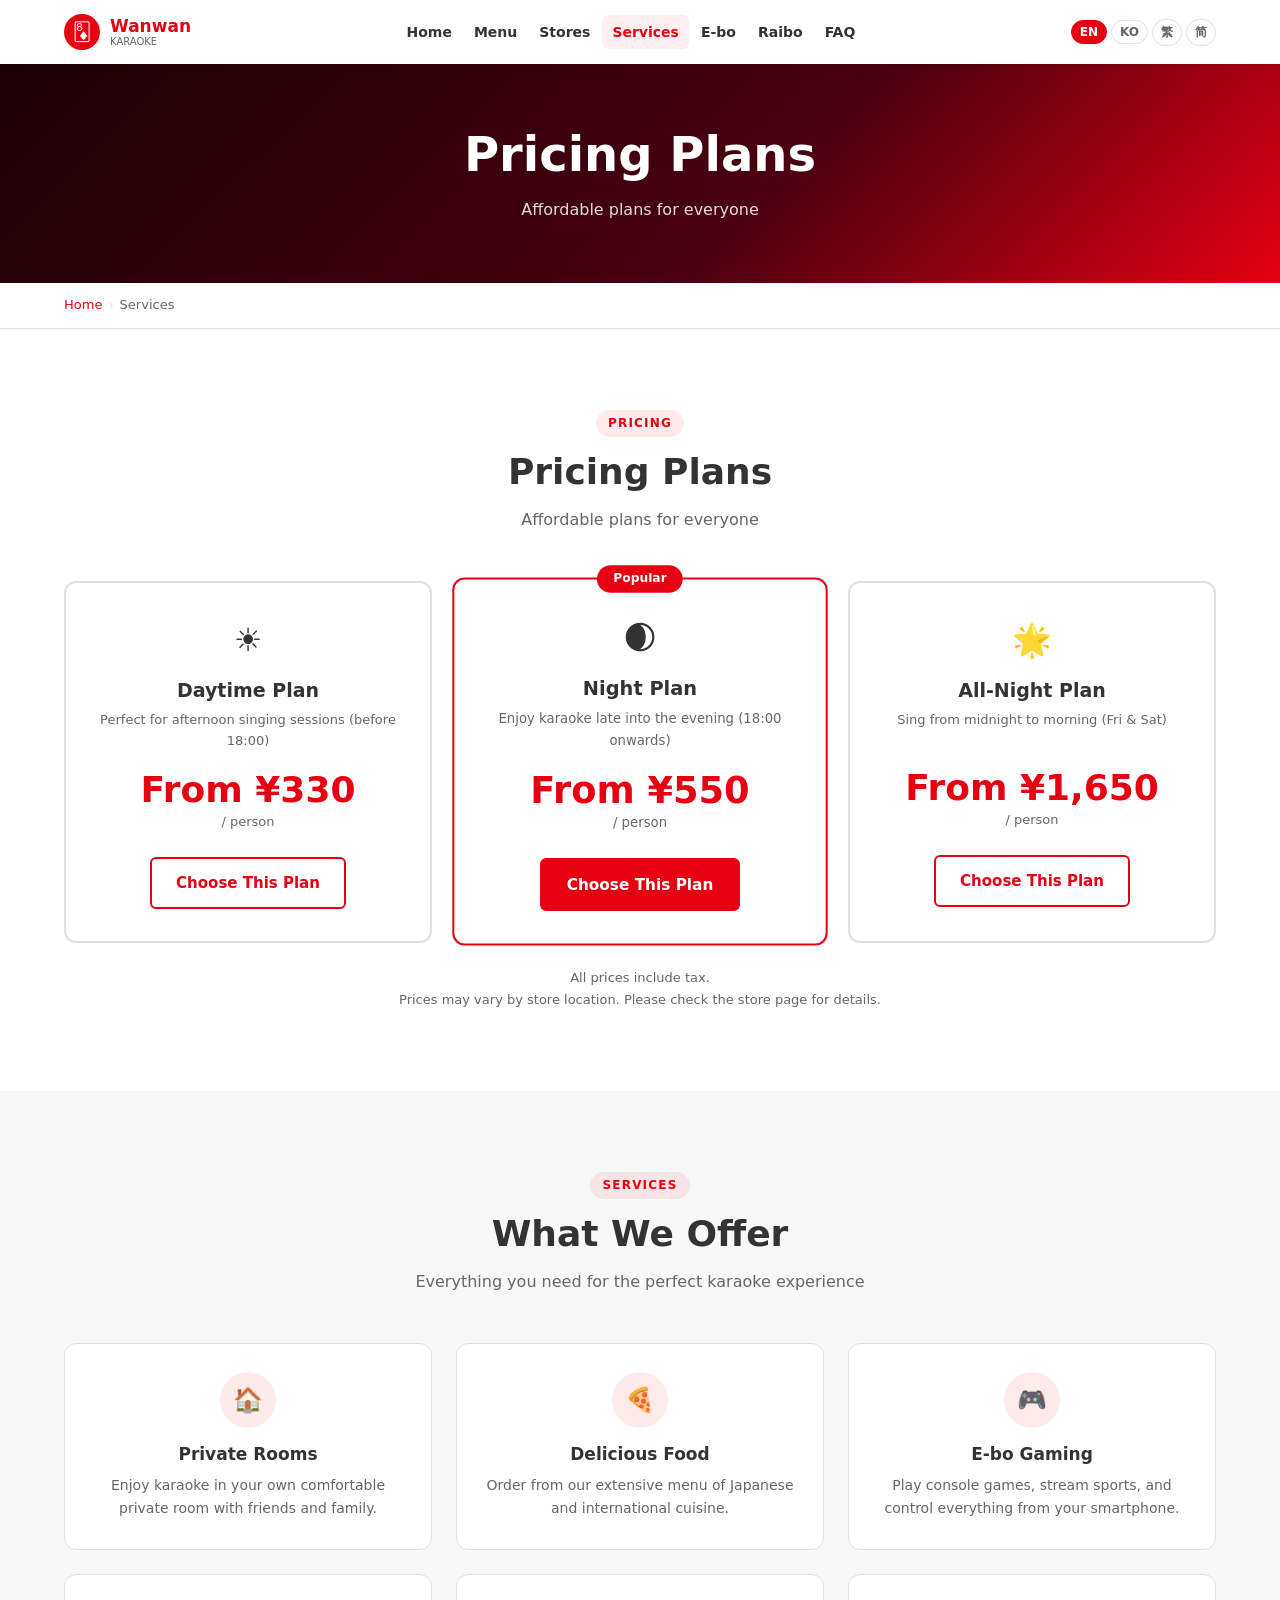
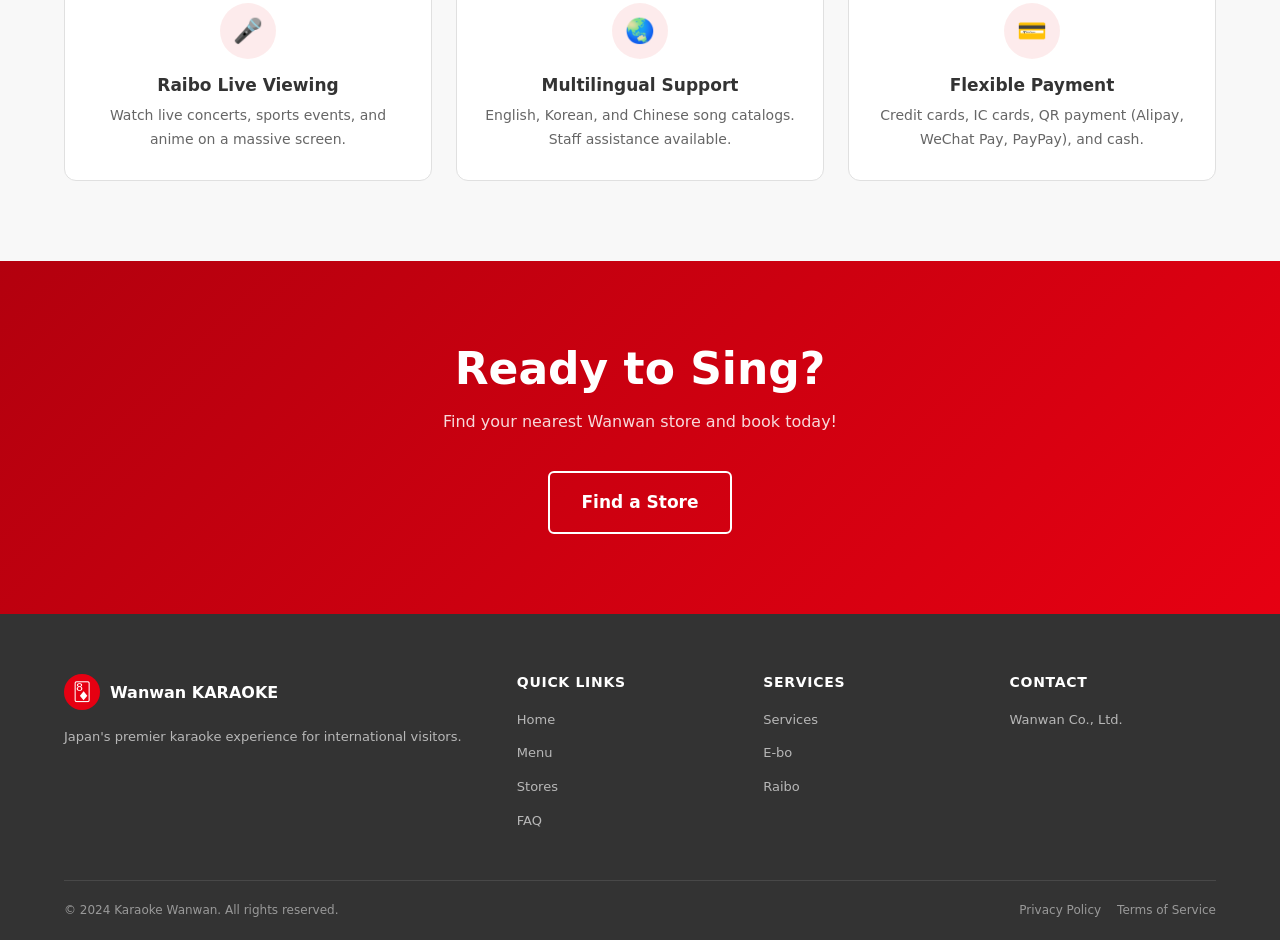
<file: pages/service.html>
<!DOCTYPE html>
<html lang="en">
<head>
  <meta charset="UTF-8">
  <meta name="viewport" content="width=device-width, initial-scale=1.0">
  <title>Services &amp; Plans | Karaoke Wanwan</title>
  <meta name="description" content="Discover pricing plans and services at Karaoke Wanwan. Daytime, night, and all-night plans available. Private rooms, food, E-bo gaming, and Raibo live viewing.">
  <meta name="robots" content="index, follow">
  <link rel="canonical" href="https://Wanwan-inbound.example.com/pages/service.html">
  <link rel="alternate" hreflang="en"      href="https://Wanwan-inbound.example.com/pages/service.html?lang=en">
  <link rel="alternate" hreflang="ko"      href="https://Wanwan-inbound.example.com/pages/service.html?lang=ko">
  <link rel="alternate" hreflang="zh-Hant" href="https://Wanwan-inbound.example.com/pages/service.html?lang=zh-Hant">
  <link rel="alternate" hreflang="zh-Hans" href="https://Wanwan-inbound.example.com/pages/service.html?lang=zh-Hans">
  <link rel="alternate" hreflang="x-default" href="https://Wanwan-inbound.example.com/pages/service.html">
  <meta property="og:type"        content="website">
  <meta property="og:url"         content="https://Wanwan-inbound.example.com/pages/service.html">
  <meta property="og:title"       content="Services &amp; Plans | Karaoke Wanwan">
  <meta property="og:description" content="Discover pricing plans and services at Karaoke Wanwan.">
  <meta property="og:image"       content="https://Wanwan-inbound.example.com/assets/img/hero-karaoke.svg">
  <meta property="og:site_name"   content="Karaoke Wanwan">
  <link rel="stylesheet" href="../assets/css/style.css">
</head>
<body data-base-path="../">

  <div id="header-placeholder"></div>

  <main id="main-content">

    <section class="page-hero" aria-labelledby="page-title">
      <div class="container">
        <h1 class="page-hero__title" id="page-title" data-i18n="plans.title">Pricing Plans</h1>
        <p class="page-hero__subtitle" data-i18n="plans.subtitle">Affordable plans for everyone</p>
      </div>
    </section>

    <nav class="breadcrumb" aria-label="Breadcrumb">
      <div class="container">
        <ol class="breadcrumb__list" role="list">
          <li><a class="breadcrumb__link" href="../index.html" data-i18n="nav.home">Home</a></li>
          <li class="breadcrumb__sep" aria-hidden="true">›</li>
          <li aria-current="page" data-i18n="nav.service">Services</li>
        </ol>
      </div>
    </nav>

    <!-- Pricing Plans -->
    <section class="section" aria-labelledby="pricing-title">
      <div class="container">
        <div class="section__header">
          <span class="section__tag">Pricing</span>
          <h2 class="section__title" id="pricing-title" data-i18n="plans.title">Pricing Plans</h2>
          <p class="section__subtitle" data-i18n="plans.subtitle">Affordable plans for everyone</p>
        </div>
        <div class="pricing-grid">
          <article class="pricing-card">
            <div class="pricing-card__icon" aria-hidden="true">&#9728;&#65039;</div>
            <h3 class="pricing-card__name" data-i18n="plans.daytime">Daytime Plan</h3>
            <p class="pricing-card__desc" data-i18n="plans.daytimeDesc">Perfect for afternoon singing sessions (before 18:00)</p>
            <div class="pricing-card__price" data-i18n="plans.daytimePrice">From ¥330</div>
            <p class="pricing-card__price-note" data-i18n="plans.perPerson">/ person</p>
            <a href="../pages/stores.html" class="btn btn-outline" data-i18n="plans.choose">Choose This Plan</a>
          </article>
          <article class="pricing-card pricing-card--popular">
            <div class="pricing-card__popular-badge" data-i18n="plans.popular">Popular</div>
            <div class="pricing-card__icon" aria-hidden="true">&#127762;</div>
            <h3 class="pricing-card__name" data-i18n="plans.night">Night Plan</h3>
            <p class="pricing-card__desc" data-i18n="plans.nightDesc">Enjoy karaoke late into the evening (18:00 onwards)</p>
            <div class="pricing-card__price" data-i18n="plans.nightPrice">From ¥550</div>
            <p class="pricing-card__price-note" data-i18n="plans.perPerson">/ person</p>
            <a href="../pages/stores.html" class="btn btn-primary" data-i18n="plans.choose">Choose This Plan</a>
          </article>
          <article class="pricing-card">
            <div class="pricing-card__icon" aria-hidden="true">&#127775;</div>
            <h3 class="pricing-card__name" data-i18n="plans.allNight">All-Night Plan</h3>
            <p class="pricing-card__desc" data-i18n="plans.allNightDesc">Sing from midnight to morning (Fri &amp; Sat)</p>
            <div class="pricing-card__price" data-i18n="plans.allNightPrice">From ¥1,650</div>
            <p class="pricing-card__price-note" data-i18n="plans.perPerson">/ person</p>
            <a href="../pages/stores.html" class="btn btn-outline" data-i18n="plans.choose">Choose This Plan</a>
          </article>
        </div>
        <p class="pricing-note">
          <span data-i18n="plans.tax">All prices include tax.</span><br>
          <span data-i18n="plans.note">Prices may vary by store location. Please check the store page for details.</span>
        </p>
      </div>
    </section>

    <!-- Services Overview -->
    <section class="section section--alt" aria-labelledby="services-title">
      <div class="container">
        <div class="section__header">
          <span class="section__tag">Services</span>
          <h2 class="section__title" id="services-title">What We Offer</h2>
          <p class="section__subtitle">Everything you need for the perfect karaoke experience</p>
        </div>
        <div class="about__features">
          <article class="feature-card">
            <div class="feature-card__icon" aria-hidden="true">&#127968;</div>
            <h3 class="feature-card__title" data-i18n="about.feature1">Private Rooms</h3>
            <p class="feature-card__desc" data-i18n="about.feature1Desc">Enjoy karaoke in your own comfortable private room with friends and family.</p>
          </article>
          <article class="feature-card">
            <div class="feature-card__icon" aria-hidden="true">&#127829;</div>
            <h3 class="feature-card__title" data-i18n="about.feature2">Delicious Food</h3>
            <p class="feature-card__desc" data-i18n="about.feature2Desc">Order from our extensive menu of Japanese and international cuisine.</p>
          </article>
          <article class="feature-card">
            <div class="feature-card__icon" aria-hidden="true">&#127918;</div>
            <h3 class="feature-card__title">E-bo Gaming</h3>
            <p class="feature-card__desc">Play console games, stream sports, and control everything from your smartphone.</p>
          </article>
          <article class="feature-card">
            <div class="feature-card__icon" aria-hidden="true">&#127908;</div>
            <h3 class="feature-card__title">Raibo Live Viewing</h3>
            <p class="feature-card__desc">Watch live concerts, sports events, and anime on a massive screen.</p>
          </article>
          <article class="feature-card">
            <div class="feature-card__icon" aria-hidden="true">&#127759;</div>
            <h3 class="feature-card__title">Multilingual Support</h3>
            <p class="feature-card__desc">English, Korean, and Chinese song catalogs. Staff assistance available.</p>
          </article>
          <article class="feature-card">
            <div class="feature-card__icon" aria-hidden="true">&#128179;</div>
            <h3 class="feature-card__title">Flexible Payment</h3>
            <p class="feature-card__desc">Credit cards, IC cards, QR payment (Alipay, WeChat Pay, PayPay), and cash.</p>
          </article>
        </div>
      </div>
    </section>

    <!-- CTA -->
    <section class="cta-section" aria-labelledby="cta-title">
      <div class="container">
        <h2 class="cta-section__title" id="cta-title" data-i18n="cta.title">Ready to Sing?</h2>
        <p class="cta-section__subtitle" data-i18n="cta.subtitle">Find your nearest Wanwan store and book today!</p>
        <div class="cta-section__actions">
          <a href="../pages/stores.html" class="btn btn-secondary btn-lg" data-i18n="cta.button">Find a Store</a>
        </div>
      </div>
    </section>

  </main>

  <div id="footer-placeholder"></div>

  <script src="../assets/js/components.js"></script>
  <script src="../assets/js/i18n.js"></script>
  <script src="../assets/js/main.js"></script>
</body>
</html>
</file>
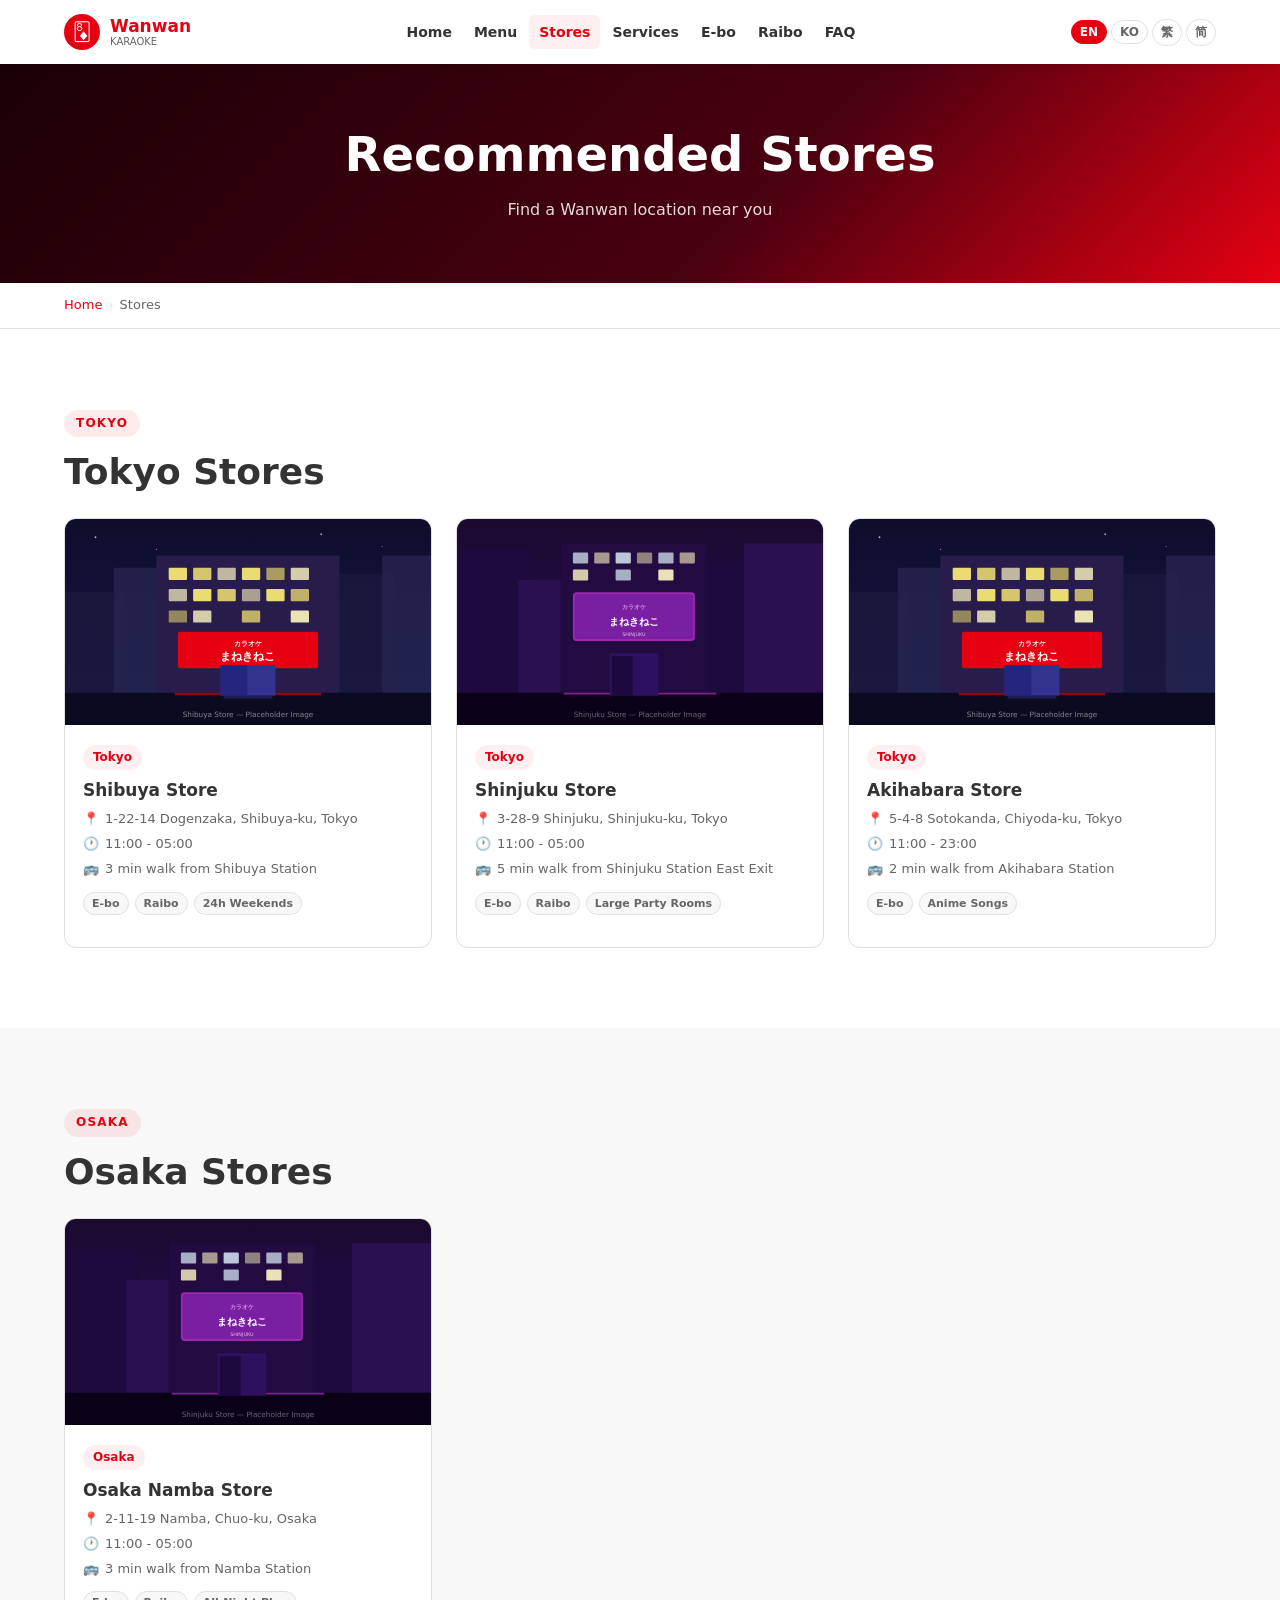
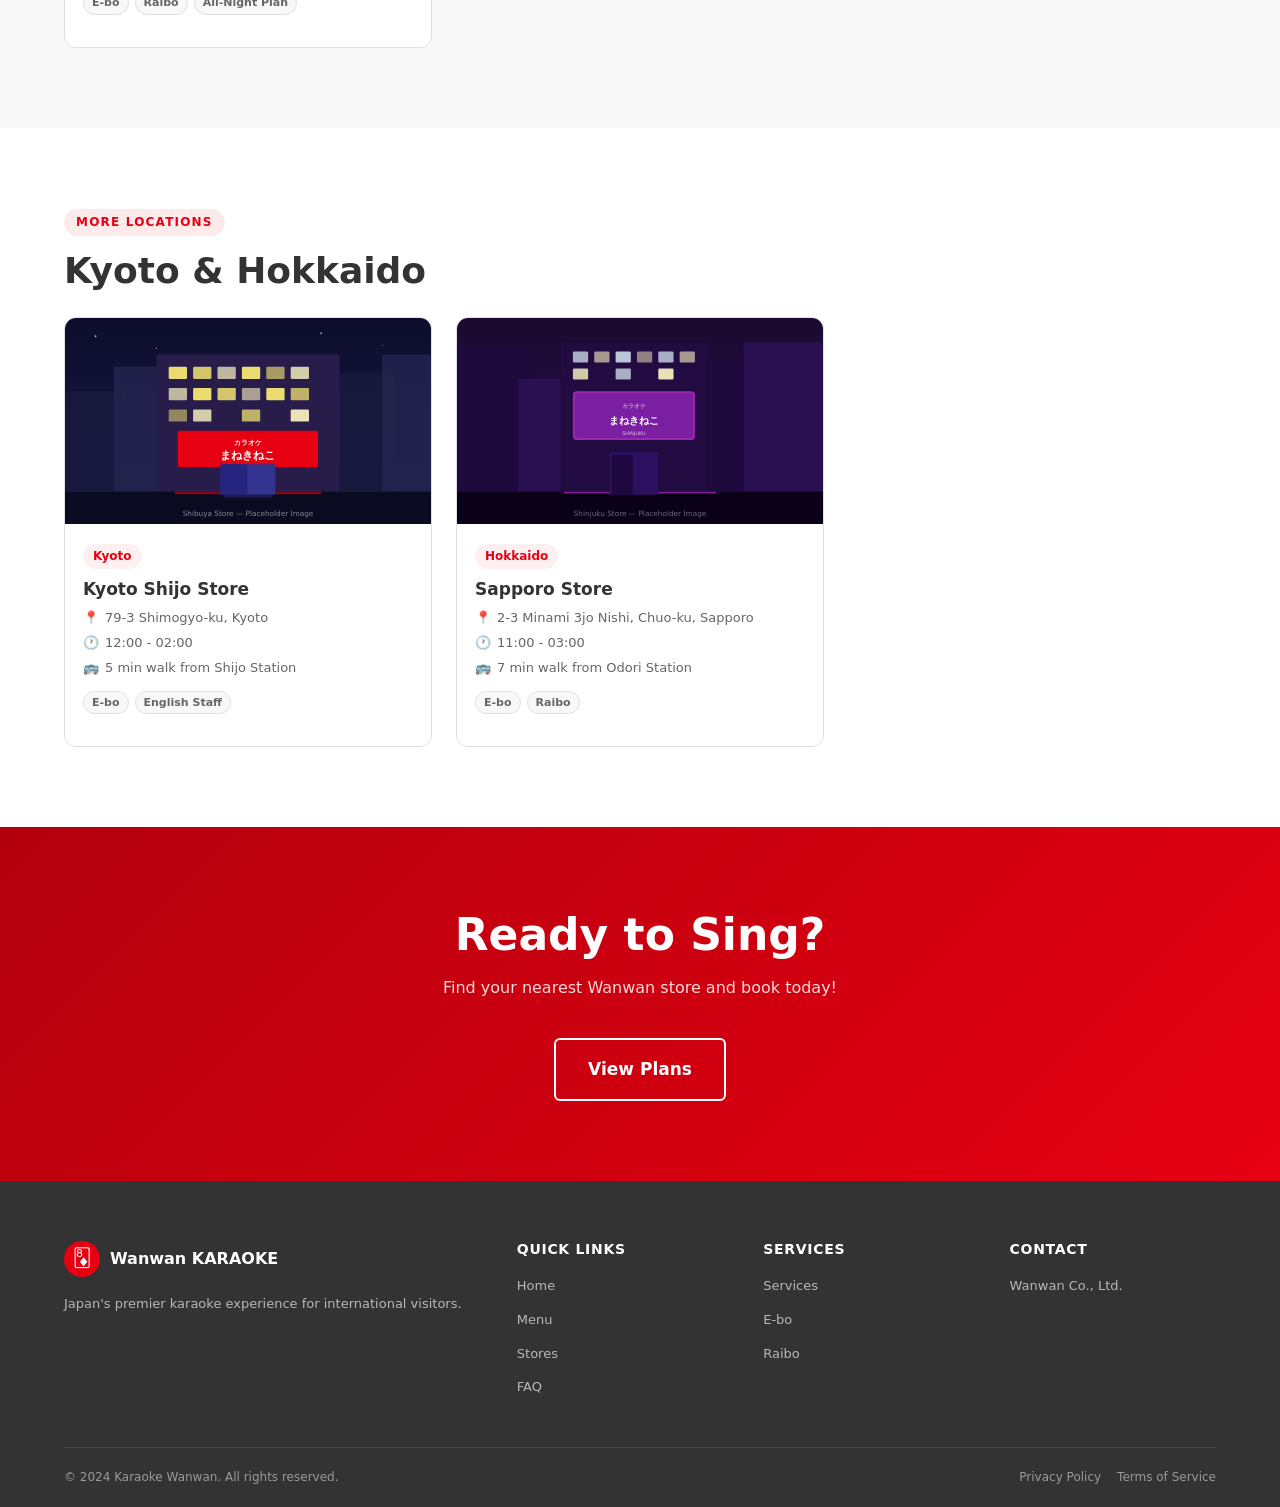
<file: pages/stores.html>
<!DOCTYPE html>
<html lang="en">
<head>
  <meta charset="UTF-8">
  <meta name="viewport" content="width=device-width, initial-scale=1.0">

  <title>Stores | Karaoke Wanwan</title>
  <meta name="description" content="Find Karaoke Wanwan locations across Japan. Stores in Tokyo (Shibuya, Shinjuku, Akihabara), Osaka, Kyoto, Sapporo and more.">
  <meta name="robots" content="index, follow">
  <link rel="canonical" href="https://Wanwan-inbound.example.com/pages/stores.html">

  <!-- hreflang -->
  <link rel="alternate" hreflang="en"      href="https://Wanwan-inbound.example.com/pages/stores.html?lang=en">
  <link rel="alternate" hreflang="ko"      href="https://Wanwan-inbound.example.com/pages/stores.html?lang=ko">
  <link rel="alternate" hreflang="zh-Hant" href="https://Wanwan-inbound.example.com/pages/stores.html?lang=zh-Hant">
  <link rel="alternate" hreflang="zh-Hans" href="https://Wanwan-inbound.example.com/pages/stores.html?lang=zh-Hans">
  <link rel="alternate" hreflang="x-default" href="https://Wanwan-inbound.example.com/pages/stores.html">

  <!-- OpenGraph -->
  <meta property="og:type"        content="website">
  <meta property="og:url"         content="https://Wanwan-inbound.example.com/pages/stores.html">
  <meta property="og:title"       content="Stores | Karaoke Wanwan">
  <meta property="og:description" content="Find Karaoke Wanwan locations across Japan. Tokyo, Osaka, Kyoto, and more.">
  <meta property="og:image"       content="https://Wanwan-inbound.example.com/assets/img/store-shibuya.svg">
  <meta property="og:site_name"   content="Karaoke Wanwan">

  <!-- Structured Data: LocalBusiness -->
  <script type="application/ld+json">
  {
    "@context": "https://schema.org",
    "@type": "ItemList",
    "name": "Karaoke Wanwan Store Locations",
    "itemListElement": [
      {
        "@type": "ListItem",
        "position": 1,
        "item": {
          "@type": "EntertainmentBusiness",
          "name": "Karaoke Wanwan Shibuya",
          "address": {
            "@type": "PostalAddress",
            "streetAddress": "1-22-14 Dogenzaka",
            "addressLocality": "Shibuya-ku",
            "addressRegion": "Tokyo",
            "addressCountry": "JP"
          },
          "openingHours": "Mo-Su 11:00-05:00"
        }
      },
      {
        "@type": "ListItem",
        "position": 2,
        "item": {
          "@type": "EntertainmentBusiness",
          "name": "Karaoke Wanwan Shinjuku",
          "address": {
            "@type": "PostalAddress",
            "streetAddress": "3-28-9 Shinjuku",
            "addressLocality": "Shinjuku-ku",
            "addressRegion": "Tokyo",
            "addressCountry": "JP"
          },
          "openingHours": "Mo-Su 11:00-05:00"
        }
      }
    ]
  }
  </script>

  <link rel="stylesheet" href="../assets/css/style.css">
  <style>
    .stores-filter {
      display: flex;
      gap: 8px;
      flex-wrap: wrap;
      margin-bottom: 32px;
    }
    .stores-filter__btn {
      padding: 8px 18px;
      font-size: 14px;
      font-weight: 600;
      border: 2px solid var(--color-border);
      border-radius: var(--radius-pill);
      background: transparent;
      color: var(--color-text-light);
      cursor: pointer;
      transition: all var(--transition);
    }
    .stores-filter__btn:hover,
    .stores-filter__btn.active {
      border-color: var(--color-primary);
      color: var(--color-primary);
      background: rgba(230,0,18,0.04);
    }
  </style>
</head>
<body data-base-path="../">

  <div id="header-placeholder"></div>

  <main id="main-content">

    <section class="page-hero" aria-labelledby="page-title">
      <div class="container">
        <h1 class="page-hero__title" id="page-title" data-i18n="stores.title">Recommended Stores</h1>
        <p class="page-hero__subtitle" data-i18n="stores.subtitle">Find a Wanwan location near you</p>
      </div>
    </section>

    <nav class="breadcrumb" aria-label="Breadcrumb">
      <div class="container">
        <ol class="breadcrumb__list" role="list">
          <li><a class="breadcrumb__link" href="../index.html" data-i18n="nav.home">Home</a></li>
          <li class="breadcrumb__sep" aria-hidden="true">›</li>
          <li aria-current="page" data-i18n="nav.stores">Stores</li>
        </ol>
      </div>
    </nav>

    <!-- Tokyo Stores -->
    <section class="section" aria-labelledby="tokyo-title">
      <div class="container">
        <div class="section__header" style="text-align:left;margin-bottom:24px;">
          <span class="section__tag">Tokyo</span>
          <h2 class="section__title" id="tokyo-title">Tokyo Stores</h2>
        </div>
        <div class="card-grid card-grid--3" role="list">

          <article class="store-card" role="listitem">
            <div class="store-card__img-wrap">
              <img src="../assets/img/store-shibuya.svg" width="600" height="338"
                alt="Karaoke Wanwan Shibuya store exterior at night with red neon signage" class="store-card__img">
            </div>
            <div class="store-card__body">
              <span class="store-card__area">Tokyo</span>
              <h3 class="store-card__name">Shibuya Store</h3>
              <div class="store-card__meta">
                <div class="store-card__meta-item">
                  <span aria-hidden="true">&#128205;</span>
                  <span>1-22-14 Dogenzaka, Shibuya-ku, Tokyo</span>
                </div>
                <div class="store-card__meta-item">
                  <span aria-hidden="true">&#128336;</span>
                  <span>11:00 - 05:00</span>
                </div>
                <div class="store-card__meta-item">
                  <span aria-hidden="true">&#128652;</span>
                  <span>3 min walk from Shibuya Station</span>
                </div>
              </div>
              <div class="store-card__features">
                <span class="store-card__feature-tag">E-bo</span>
                <span class="store-card__feature-tag">Raibo</span>
                <span class="store-card__feature-tag">24h Weekends</span>
              </div>
            </div>
          </article>

          <article class="store-card" role="listitem">
            <div class="store-card__img-wrap">
              <img src="../assets/img/store-shinjuku.svg" width="600" height="338"
                alt="Karaoke Wanwan Shinjuku store with purple neon lights at night in Tokyo" class="store-card__img">
            </div>
            <div class="store-card__body">
              <span class="store-card__area">Tokyo</span>
              <h3 class="store-card__name">Shinjuku Store</h3>
              <div class="store-card__meta">
                <div class="store-card__meta-item">
                  <span aria-hidden="true">&#128205;</span>
                  <span>3-28-9 Shinjuku, Shinjuku-ku, Tokyo</span>
                </div>
                <div class="store-card__meta-item">
                  <span aria-hidden="true">&#128336;</span>
                  <span>11:00 - 05:00</span>
                </div>
                <div class="store-card__meta-item">
                  <span aria-hidden="true">&#128652;</span>
                  <span>5 min walk from Shinjuku Station East Exit</span>
                </div>
              </div>
              <div class="store-card__features">
                <span class="store-card__feature-tag">E-bo</span>
                <span class="store-card__feature-tag">Raibo</span>
                <span class="store-card__feature-tag">Large Party Rooms</span>
              </div>
            </div>
          </article>

          <article class="store-card" role="listitem">
            <div class="store-card__img-wrap">
              <img src="../assets/img/store-shibuya.svg" width="600" height="338"
                alt="Karaoke Wanwan Akihabara store near the famous electronics district in Tokyo" class="store-card__img">
            </div>
            <div class="store-card__body">
              <span class="store-card__area">Tokyo</span>
              <h3 class="store-card__name">Akihabara Store</h3>
              <div class="store-card__meta">
                <div class="store-card__meta-item">
                  <span aria-hidden="true">&#128205;</span>
                  <span>5-4-8 Sotokanda, Chiyoda-ku, Tokyo</span>
                </div>
                <div class="store-card__meta-item">
                  <span aria-hidden="true">&#128336;</span>
                  <span>11:00 - 23:00</span>
                </div>
                <div class="store-card__meta-item">
                  <span aria-hidden="true">&#128652;</span>
                  <span>2 min walk from Akihabara Station</span>
                </div>
              </div>
              <div class="store-card__features">
                <span class="store-card__feature-tag">E-bo</span>
                <span class="store-card__feature-tag">Anime Songs</span>
              </div>
            </div>
          </article>

        </div>
      </div>
    </section>

    <!-- Osaka Stores -->
    <section class="section section--alt" aria-labelledby="osaka-title">
      <div class="container">
        <div class="section__header" style="text-align:left;margin-bottom:24px;">
          <span class="section__tag">Osaka</span>
          <h2 class="section__title" id="osaka-title">Osaka Stores</h2>
        </div>
        <div class="card-grid card-grid--3" role="list">

          <article class="store-card" role="listitem">
            <div class="store-card__img-wrap">
              <img src="../assets/img/store-shinjuku.svg" width="600" height="338"
                alt="Karaoke Wanwan Osaka Namba store in the heart of Osaka nightlife district" class="store-card__img">
            </div>
            <div class="store-card__body">
              <span class="store-card__area">Osaka</span>
              <h3 class="store-card__name">Osaka Namba Store</h3>
              <div class="store-card__meta">
                <div class="store-card__meta-item">
                  <span aria-hidden="true">&#128205;</span>
                  <span>2-11-19 Namba, Chuo-ku, Osaka</span>
                </div>
                <div class="store-card__meta-item">
                  <span aria-hidden="true">&#128336;</span>
                  <span>11:00 - 05:00</span>
                </div>
                <div class="store-card__meta-item">
                  <span aria-hidden="true">&#128652;</span>
                  <span>3 min walk from Namba Station</span>
                </div>
              </div>
              <div class="store-card__features">
                <span class="store-card__feature-tag">E-bo</span>
                <span class="store-card__feature-tag">Raibo</span>
                <span class="store-card__feature-tag">All-Night Plan</span>
              </div>
            </div>
          </article>

        </div>
      </div>
    </section>

    <!-- Kyoto / Hokkaido -->
    <section class="section" aria-labelledby="other-title">
      <div class="container">
        <div class="section__header" style="text-align:left;margin-bottom:24px;">
          <span class="section__tag">More Locations</span>
          <h2 class="section__title" id="other-title">Kyoto &amp; Hokkaido</h2>
        </div>
        <div class="card-grid card-grid--3" role="list">

          <article class="store-card" role="listitem">
            <div class="store-card__img-wrap">
              <img src="../assets/img/store-shibuya.svg" width="600" height="338"
                alt="Karaoke Wanwan Kyoto Shijo store near the traditional Gion district" class="store-card__img">
            </div>
            <div class="store-card__body">
              <span class="store-card__area">Kyoto</span>
              <h3 class="store-card__name">Kyoto Shijo Store</h3>
              <div class="store-card__meta">
                <div class="store-card__meta-item">
                  <span aria-hidden="true">&#128205;</span>
                  <span>79-3 Shimogyo-ku, Kyoto</span>
                </div>
                <div class="store-card__meta-item">
                  <span aria-hidden="true">&#128336;</span>
                  <span>12:00 - 02:00</span>
                </div>
                <div class="store-card__meta-item">
                  <span aria-hidden="true">&#128652;</span>
                  <span>5 min walk from Shijo Station</span>
                </div>
              </div>
              <div class="store-card__features">
                <span class="store-card__feature-tag">E-bo</span>
                <span class="store-card__feature-tag">English Staff</span>
              </div>
            </div>
          </article>

          <article class="store-card" role="listitem">
            <div class="store-card__img-wrap">
              <img src="../assets/img/store-shinjuku.svg" width="600" height="338"
                alt="Karaoke Wanwan Sapporo store in Hokkaido with snow scene outside" class="store-card__img">
            </div>
            <div class="store-card__body">
              <span class="store-card__area">Hokkaido</span>
              <h3 class="store-card__name">Sapporo Store</h3>
              <div class="store-card__meta">
                <div class="store-card__meta-item">
                  <span aria-hidden="true">&#128205;</span>
                  <span>2-3 Minami 3jo Nishi, Chuo-ku, Sapporo</span>
                </div>
                <div class="store-card__meta-item">
                  <span aria-hidden="true">&#128336;</span>
                  <span>11:00 - 03:00</span>
                </div>
                <div class="store-card__meta-item">
                  <span aria-hidden="true">&#128652;</span>
                  <span>7 min walk from Odori Station</span>
                </div>
              </div>
              <div class="store-card__features">
                <span class="store-card__feature-tag">E-bo</span>
                <span class="store-card__feature-tag">Raibo</span>
              </div>
            </div>
          </article>

        </div>
      </div>
    </section>

    <!-- CTA -->
    <section class="cta-section" aria-labelledby="cta-title">
      <div class="container">
        <h2 class="cta-section__title" id="cta-title" data-i18n="cta.title">Ready to Sing?</h2>
        <p class="cta-section__subtitle" data-i18n="cta.subtitle">Find your nearest Wanwan store and book today!</p>
        <div class="cta-section__actions">
          <a href="../pages/service.html" class="btn btn-secondary btn-lg" data-i18n="cta.buttonSub">View Plans</a>
        </div>
      </div>
    </section>

  </main>

  <div id="footer-placeholder"></div>

  <script src="../assets/js/components.js"></script>
  <script src="../assets/js/i18n.js"></script>
  <script src="../assets/js/main.js"></script>
</body>
</html>
</file>
<file: assets/css/style.css>
/* ============================================================
   Karaoke Wanwan — Main Stylesheet
   Generated from design-tokens.json
   ============================================================ */

/* === CSS Custom Properties (Design Tokens) === */
:root {
  --color-primary: #E60012;
  --color-primary-dark: #B3000E;
  --color-primary-light: #FF1A2B;
  --color-secondary: #333333;
  --color-background: #FFFFFF;
  --color-surface: #F8F8F8;
  --color-text: #333333;
  --color-text-light: #666666;
  --color-border: #E0E0E0;
  --color-white: #FFFFFF;

  --spacing-section: 80px;
  --spacing-section-sm: 48px;
  --spacing-card-gap: 24px;
  --container-max: 1200px;
  --container-padding: 24px;

  --font-heading: system-ui, -apple-system, BlinkMacSystemFont, 'Hiragino Sans', 'Noto Sans CJK JP', sans-serif;
  --font-body: system-ui, -apple-system, BlinkMacSystemFont, 'Hiragino Sans', 'Noto Sans CJK JP', sans-serif;

  --radius-card: 12px;
  --radius-button: 6px;
  --radius-pill: 9999px;

  --shadow-card: 0 2px 12px rgba(0, 0, 0, 0.08);
  --shadow-card-hover: 0 6px 24px rgba(0, 0, 0, 0.14);
  --shadow-header: 0 2px 8px rgba(0, 0, 0, 0.1);

  --transition: 0.2s ease;
  --transition-slow: 0.35s ease;

  --header-height: 64px;
}

/* === Reset & Base === */
*,
*::before,
*::after {
  box-sizing: border-box;
  margin: 0;
  padding: 0;
}

html {
  scroll-behavior: smooth;
  -webkit-text-size-adjust: 100%;
}

body {
  font-family: var(--font-body);
  font-size: 16px;
  line-height: 1.6;
  color: var(--color-text);
  background-color: var(--color-background);
  -webkit-font-smoothing: antialiased;
}

img {
  max-width: 100%;
  height: auto;
  display: block;
}

a {
  color: inherit;
  text-decoration: none;
}

ul,
ol {
  list-style: none;
}

button {
  cursor: pointer;
  border: none;
  background: none;
  font-family: inherit;
  font-size: inherit;
}

h1, h2, h3, h4, h5, h6 {
  font-family: var(--font-heading);
  line-height: 1.25;
  font-weight: 700;
}

/* === Skip Link (Accessibility) === */
.skip-link {
  position: absolute;
  top: -100%;
  left: 16px;
  background: var(--color-primary);
  color: var(--color-white);
  padding: 8px 16px;
  border-radius: var(--radius-button);
  font-weight: 700;
  z-index: 9999;
  transition: top var(--transition);
}

.skip-link:focus {
  top: 16px;
}

/* === Focus Visible === */
:focus-visible {
  outline: 3px solid var(--color-primary);
  outline-offset: 2px;
  border-radius: 2px;
}

/* === Container === */
.container {
  max-width: var(--container-max);
  margin: 0 auto;
  padding: 0 var(--container-padding);
}

/* === HEADER === */
.site-header {
  position: sticky;
  top: 0;
  left: 0;
  right: 0;
  height: var(--header-height);
  background: var(--color-white);
  box-shadow: var(--shadow-header);
  z-index: 100;
  display: flex;
  align-items: center;
}

.header-inner {
  display: flex;
  align-items: center;
  justify-content: space-between;
  width: 100%;
  max-width: var(--container-max);
  margin: 0 auto;
  padding: 0 var(--container-padding);
  gap: 16px;
}

.site-logo {
  display: flex;
  align-items: center;
  gap: 10px;
  flex-shrink: 0;
  text-decoration: none;
  color: var(--color-text);
}

.site-logo__icon {
  width: 36px;
  height: 36px;
  background: var(--color-primary);
  border-radius: 50%;
  display: flex;
  align-items: center;
  justify-content: center;
  font-size: 18px;
  color: var(--color-white);
}

.site-logo__text {
  font-weight: 800;
  font-size: 17px;
  line-height: 1.1;
  color: var(--color-primary);
}

.site-logo__sub {
  font-size: 10px;
  font-weight: 400;
  color: var(--color-text-light);
  display: block;
}

/* === NAVIGATION === */
.site-nav {
  display: flex;
  align-items: center;
  gap: 4px;
}

.site-nav__list {
  display: flex;
  align-items: center;
  gap: 2px;
}

.site-nav__link {
  display: block;
  padding: 6px 10px;
  font-size: 14px;
  font-weight: 600;
  color: var(--color-text);
  border-radius: var(--radius-button);
  transition: color var(--transition), background var(--transition);
  white-space: nowrap;
}

.site-nav__link:hover,
.site-nav__link:focus-visible,
.site-nav__link.active {
  color: var(--color-primary);
  background: rgba(230, 0, 18, 0.06);
}

/* === LANGUAGE SWITCHER === */
.lang-switcher {
  display: flex;
  align-items: center;
  gap: 4px;
  flex-shrink: 0;
}

.lang-switcher__btn {
  padding: 4px 8px;
  font-size: 12px;
  font-weight: 600;
  color: var(--color-text-light);
  border: 1px solid var(--color-border);
  border-radius: var(--radius-pill);
  transition: all var(--transition);
  cursor: pointer;
  background: transparent;
}

.lang-switcher__btn:hover,
.lang-switcher__btn:focus-visible {
  border-color: var(--color-primary);
  color: var(--color-primary);
}

.lang-switcher__btn.active {
  background: var(--color-primary);
  border-color: var(--color-primary);
  color: var(--color-white);
}

/* === HAMBURGER BUTTON (Mobile) === */
.hamburger {
  display: none;
  flex-direction: column;
  justify-content: center;
  align-items: center;
  width: 40px;
  height: 40px;
  gap: 5px;
  border-radius: var(--radius-button);
  background: transparent;
  transition: background var(--transition);
  flex-shrink: 0;
}

.hamburger:hover,
.hamburger:focus-visible {
  background: var(--color-surface);
}

.hamburger__line {
  display: block;
  width: 22px;
  height: 2px;
  background: var(--color-text);
  border-radius: 2px;
  transition: transform var(--transition), opacity var(--transition);
  transform-origin: center;
}

.hamburger[aria-expanded="true"] .hamburger__line:nth-child(1) {
  transform: translateY(7px) rotate(45deg);
}

.hamburger[aria-expanded="true"] .hamburger__line:nth-child(2) {
  opacity: 0;
}

.hamburger[aria-expanded="true"] .hamburger__line:nth-child(3) {
  transform: translateY(-7px) rotate(-45deg);
}

/* === MOBILE MENU === */
.mobile-menu {
  display: none;
  position: fixed;
  top: var(--header-height);
  left: 0;
  right: 0;
  bottom: 0;
  background: var(--color-white);
  z-index: 99;
  overflow-y: auto;
  padding: 24px var(--container-padding) 40px;
  flex-direction: column;
  gap: 8px;
}

.mobile-menu.is-open {
  display: flex;
}

.mobile-menu__link {
  display: block;
  padding: 14px 16px;
  font-size: 17px;
  font-weight: 600;
  color: var(--color-text);
  border-radius: var(--radius-card);
  border-bottom: 1px solid var(--color-border);
  transition: color var(--transition), background var(--transition);
}

.mobile-menu__link:hover,
.mobile-menu__link:focus-visible,
.mobile-menu__link.active {
  color: var(--color-primary);
  background: rgba(230, 0, 18, 0.04);
}

.mobile-menu__langs {
  display: flex;
  gap: 8px;
  flex-wrap: wrap;
  padding: 16px 0;
  margin-top: 8px;
}

.mobile-menu__langs .lang-switcher__btn {
  font-size: 14px;
  padding: 6px 14px;
}

/* === BUTTONS === */
.btn {
  display: inline-flex;
  align-items: center;
  justify-content: center;
  gap: 6px;
  padding: 12px 24px;
  font-size: 15px;
  font-weight: 700;
  border-radius: var(--radius-button);
  transition: all var(--transition);
  cursor: pointer;
  text-decoration: none;
  border: 2px solid transparent;
  white-space: nowrap;
}

.btn-primary {
  background: var(--color-primary);
  color: var(--color-white);
  border-color: var(--color-primary);
}

.btn-primary:hover,
.btn-primary:focus-visible {
  background: var(--color-primary-dark);
  border-color: var(--color-primary-dark);
  transform: translateY(-1px);
  box-shadow: 0 4px 12px rgba(230, 0, 18, 0.3);
}

.btn-secondary {
  background: transparent;
  color: var(--color-white);
  border-color: var(--color-white);
}

.btn-secondary:hover,
.btn-secondary:focus-visible {
  background: var(--color-white);
  color: var(--color-primary);
}

.btn-outline {
  background: transparent;
  color: var(--color-primary);
  border-color: var(--color-primary);
}

.btn-outline:hover,
.btn-outline:focus-visible {
  background: var(--color-primary);
  color: var(--color-white);
}

.btn-lg {
  padding: 16px 32px;
  font-size: 17px;
}

/* === SECTION COMMON === */
.section {
  padding: var(--spacing-section) 0;
}

.section--alt {
  background: var(--color-surface);
}

.section__header {
  text-align: center;
  margin-bottom: 48px;
}

.section__tag {
  display: inline-block;
  background: rgba(230, 0, 18, 0.08);
  color: var(--color-primary);
  font-size: 12px;
  font-weight: 700;
  letter-spacing: 0.1em;
  text-transform: uppercase;
  padding: 4px 12px;
  border-radius: var(--radius-pill);
  margin-bottom: 12px;
}

.section__title {
  font-size: clamp(24px, 4vw, 36px);
  color: var(--color-secondary);
  margin-bottom: 12px;
}

.section__subtitle {
  font-size: 16px;
  color: var(--color-text-light);
  max-width: 540px;
  margin: 0 auto;
  line-height: 1.7;
}

/* === HERO SECTION === */
.hero {
  position: relative;
  min-height: calc(100vh - var(--header-height));
  min-height: calc(100svh - var(--header-height));
  display: flex;
  align-items: center;
  overflow: hidden;
  background: linear-gradient(135deg, #1a0005 0%, #4a0010 40%, #E60012 100%);
}

.hero__bg {
  position: absolute;
  inset: 0;
  z-index: 0;
}

.hero__img {
  width: 100%;
  height: 100%;
  object-fit: cover;
  opacity: 0.3;
}

.hero__overlay {
  position: absolute;
  inset: 0;
  background: linear-gradient(to right, rgba(0,0,0,0.7) 0%, rgba(0,0,0,0.3) 100%);
  z-index: 1;
}

.hero__content {
  position: relative;
  z-index: 2;
  max-width: var(--container-max);
  margin: 0 auto;
  padding: 80px var(--container-padding);
  width: 100%;
}

.hero__label {
  display: inline-block;
  background: rgba(255,255,255,0.15);
  color: rgba(255,255,255,0.9);
  font-size: 12px;
  font-weight: 700;
  letter-spacing: 0.12em;
  text-transform: uppercase;
  padding: 6px 14px;
  border-radius: var(--radius-pill);
  margin-bottom: 20px;
  backdrop-filter: blur(4px);
}

.hero__title {
  font-size: clamp(32px, 6vw, 64px);
  color: var(--color-white);
  line-height: 1.1;
  margin-bottom: 20px;
  max-width: 640px;
}

.hero__subtitle {
  font-size: clamp(15px, 2vw, 18px);
  color: rgba(255,255,255,0.85);
  max-width: 540px;
  line-height: 1.7;
  margin-bottom: 36px;
}

.hero__actions {
  display: flex;
  gap: 14px;
  flex-wrap: wrap;
}

/* === ABOUT SECTION === */
.about__features {
  display: grid;
  grid-template-columns: repeat(3, 1fr);
  gap: var(--spacing-card-gap);
  margin-top: 48px;
}

.feature-card {
  background: var(--color-white);
  border: 1px solid var(--color-border);
  border-radius: var(--radius-card);
  padding: 28px 24px;
  text-align: center;
  transition: box-shadow var(--transition), transform var(--transition);
}

.feature-card:hover {
  box-shadow: var(--shadow-card-hover);
  transform: translateY(-2px);
}

.feature-card__icon {
  width: 56px;
  height: 56px;
  background: rgba(230, 0, 18, 0.08);
  border-radius: 50%;
  display: flex;
  align-items: center;
  justify-content: center;
  margin: 0 auto 16px;
  font-size: 24px;
}

.feature-card__title {
  font-size: 17px;
  font-weight: 700;
  color: var(--color-secondary);
  margin-bottom: 8px;
}

.feature-card__desc {
  font-size: 14px;
  color: var(--color-text-light);
  line-height: 1.7;
}

/* === CARD GRID === */
.card-grid {
  display: grid;
  gap: var(--spacing-card-gap);
}

.card-grid--3 {
  grid-template-columns: repeat(3, 1fr);
}

.card-grid--4 {
  grid-template-columns: repeat(4, 1fr);
}

.card-grid--2 {
  grid-template-columns: repeat(2, 1fr);
}

/* === MENU CARD === */
.menu-card {
  background: var(--color-white);
  border: 1px solid var(--color-border);
  border-radius: var(--radius-card);
  overflow: hidden;
  transition: box-shadow var(--transition), transform var(--transition);
}

.menu-card:hover {
  box-shadow: var(--shadow-card-hover);
  transform: translateY(-2px);
}

.menu-card__img-wrap {
  position: relative;
  aspect-ratio: 4/3;
  overflow: hidden;
  background: var(--color-surface);
}

.menu-card__img {
  width: 100%;
  height: 100%;
  object-fit: cover;
  transition: transform var(--transition-slow);
}

.menu-card:hover .menu-card__img {
  transform: scale(1.04);
}

.menu-card__badge {
  position: absolute;
  top: 10px;
  left: 10px;
  background: var(--color-primary);
  color: var(--color-white);
  font-size: 11px;
  font-weight: 700;
  padding: 3px 8px;
  border-radius: var(--radius-pill);
}

.menu-card__body {
  padding: 16px;
}

.menu-card__name {
  font-size: 15px;
  font-weight: 700;
  color: var(--color-secondary);
  margin-bottom: 4px;
}

.menu-card__desc {
  font-size: 13px;
  color: var(--color-text-light);
  line-height: 1.5;
  margin-bottom: 10px;
}

.menu-card__price {
  font-size: 17px;
  font-weight: 800;
  color: var(--color-primary);
}

/* === STORE CARD === */
.store-card {
  background: var(--color-white);
  border: 1px solid var(--color-border);
  border-radius: var(--radius-card);
  overflow: hidden;
  transition: box-shadow var(--transition), transform var(--transition);
}

.store-card:hover {
  box-shadow: var(--shadow-card-hover);
  transform: translateY(-2px);
}

.store-card__img-wrap {
  aspect-ratio: 16/9;
  overflow: hidden;
  background: var(--color-surface);
}

.store-card__img {
  width: 100%;
  height: 100%;
  object-fit: cover;
  transition: transform var(--transition-slow);
}

.store-card:hover .store-card__img {
  transform: scale(1.04);
}

.store-card__body {
  padding: 18px;
}

.store-card__area {
  display: inline-flex;
  align-items: center;
  gap: 4px;
  font-size: 12px;
  font-weight: 600;
  color: var(--color-primary);
  background: rgba(230, 0, 18, 0.06);
  padding: 3px 10px;
  border-radius: var(--radius-pill);
  margin-bottom: 10px;
}

.store-card__name {
  font-size: 17px;
  font-weight: 700;
  color: var(--color-secondary);
  margin-bottom: 8px;
}

.store-card__meta {
  font-size: 13px;
  color: var(--color-text-light);
  line-height: 1.6;
  margin-bottom: 12px;
}

.store-card__meta-item {
  display: flex;
  align-items: flex-start;
  gap: 6px;
  margin-bottom: 4px;
}

.store-card__features {
  display: flex;
  flex-wrap: wrap;
  gap: 6px;
  margin-bottom: 14px;
}

.store-card__feature-tag {
  font-size: 11px;
  font-weight: 600;
  padding: 2px 8px;
  border-radius: var(--radius-pill);
  background: var(--color-surface);
  color: var(--color-text-light);
  border: 1px solid var(--color-border);
}

.store-card__link {
  display: inline-block;
  font-size: 13px;
  font-weight: 700;
  color: var(--color-primary);
  transition: color var(--transition);
}

.store-card__link:hover {
  color: var(--color-primary-dark);
  text-decoration: underline;
}

/* === PRICING TABLE === */
.pricing-grid {
  display: grid;
  grid-template-columns: repeat(3, 1fr);
  gap: var(--spacing-card-gap);
}

.pricing-card {
  background: var(--color-white);
  border: 2px solid var(--color-border);
  border-radius: var(--radius-card);
  padding: 32px 24px;
  text-align: center;
  position: relative;
  transition: box-shadow var(--transition), transform var(--transition), border-color var(--transition);
}

.pricing-card:hover {
  box-shadow: var(--shadow-card-hover);
  transform: translateY(-3px);
}

.pricing-card--popular {
  border-color: var(--color-primary);
  transform: scale(1.02);
}

.pricing-card--popular:hover {
  transform: scale(1.02) translateY(-3px);
}

.pricing-card__popular-badge {
  position: absolute;
  top: -14px;
  left: 50%;
  transform: translateX(-50%);
  background: var(--color-primary);
  color: var(--color-white);
  font-size: 12px;
  font-weight: 700;
  padding: 4px 16px;
  border-radius: var(--radius-pill);
}

.pricing-card__icon {
  font-size: 32px;
  margin-bottom: 12px;
}

.pricing-card__name {
  font-size: 19px;
  font-weight: 700;
  color: var(--color-secondary);
  margin-bottom: 8px;
}

.pricing-card__desc {
  font-size: 13px;
  color: var(--color-text-light);
  line-height: 1.6;
  margin-bottom: 20px;
  min-height: 40px;
}

.pricing-card__price {
  font-size: 36px;
  font-weight: 900;
  color: var(--color-primary);
  line-height: 1;
  margin-bottom: 4px;
}

.pricing-card__price-note {
  font-size: 13px;
  color: var(--color-text-light);
  margin-bottom: 24px;
}

.pricing-note {
  text-align: center;
  font-size: 13px;
  color: var(--color-text-light);
  margin-top: 24px;
  line-height: 1.7;
}

/* === FEATURE SECTION (E-bo / Raibo) === */
.feature-section {
  display: grid;
  grid-template-columns: 1fr 1fr;
  gap: 60px;
  align-items: center;
}

.feature-section--reverse {
  direction: rtl;
}

.feature-section--reverse > * {
  direction: ltr;
}

.feature-section__img-wrap {
  border-radius: var(--radius-card);
  overflow: hidden;
  background: var(--color-surface);
  aspect-ratio: 4/3;
}

.feature-section__img {
  width: 100%;
  height: 100%;
  object-fit: cover;
}

.feature-section__tag {
  display: inline-block;
  background: rgba(230, 0, 18, 0.08);
  color: var(--color-primary);
  font-size: 12px;
  font-weight: 700;
  letter-spacing: 0.1em;
  text-transform: uppercase;
  padding: 4px 12px;
  border-radius: var(--radius-pill);
  margin-bottom: 12px;
}

.feature-section__title {
  font-size: clamp(22px, 3.5vw, 32px);
  color: var(--color-secondary);
  margin-bottom: 12px;
}

.feature-section__subtitle {
  font-size: 15px;
  color: var(--color-primary);
  font-weight: 600;
  margin-bottom: 14px;
}

.feature-section__desc {
  font-size: 15px;
  color: var(--color-text-light);
  line-height: 1.8;
  margin-bottom: 28px;
}

.feature-list {
  display: grid;
  grid-template-columns: 1fr 1fr;
  gap: 16px;
  margin-bottom: 28px;
}

.feature-list__item {
  display: flex;
  align-items: flex-start;
  gap: 10px;
}

.feature-list__icon {
  width: 32px;
  height: 32px;
  background: rgba(230, 0, 18, 0.08);
  border-radius: 8px;
  display: flex;
  align-items: center;
  justify-content: center;
  font-size: 15px;
  flex-shrink: 0;
  margin-top: 2px;
}

.feature-list__body {}

.feature-list__name {
  font-size: 14px;
  font-weight: 700;
  color: var(--color-secondary);
  margin-bottom: 2px;
}

.feature-list__desc {
  font-size: 13px;
  color: var(--color-text-light);
  line-height: 1.5;
}

/* === FAQ ACCORDION === */
.faq-list {
  max-width: 760px;
  margin: 0 auto;
}

.faq-item {
  border-bottom: 1px solid var(--color-border);
}

.faq-item:first-child {
  border-top: 1px solid var(--color-border);
}

.faq-question {
  display: flex;
  align-items: center;
  justify-content: space-between;
  gap: 16px;
  width: 100%;
  padding: 20px 0;
  font-size: 15px;
  font-weight: 600;
  color: var(--color-text);
  text-align: left;
  background: transparent;
  cursor: pointer;
  transition: color var(--transition);
}

.faq-question:hover,
.faq-question:focus-visible {
  color: var(--color-primary);
}

.faq-question[aria-expanded="true"] {
  color: var(--color-primary);
}

.faq-question__icon {
  flex-shrink: 0;
  width: 24px;
  height: 24px;
  border: 2px solid var(--color-border);
  border-radius: 50%;
  display: flex;
  align-items: center;
  justify-content: center;
  font-size: 16px;
  line-height: 1;
  transition: transform var(--transition), border-color var(--transition), background var(--transition), color var(--transition);
  color: var(--color-text-light);
}

.faq-question[aria-expanded="true"] .faq-question__icon {
  transform: rotate(45deg);
  border-color: var(--color-primary);
  background: var(--color-primary);
  color: var(--color-white);
}

.faq-answer {
  overflow: hidden;
  max-height: 0;
  transition: max-height var(--transition-slow);
}

.faq-answer[aria-hidden="false"] {
  max-height: 400px;
}

.faq-answer__inner {
  padding: 0 0 20px;
  font-size: 14px;
  color: var(--color-text-light);
  line-height: 1.8;
}

.faq-cta {
  text-align: center;
  margin-top: 40px;
}

/* === CTA SECTION === */
.cta-section {
  background: linear-gradient(135deg, var(--color-primary-dark) 0%, var(--color-primary) 100%);
  padding: var(--spacing-section) 0;
  text-align: center;
  color: var(--color-white);
}

.cta-section__title {
  font-size: clamp(28px, 5vw, 44px);
  color: var(--color-white);
  margin-bottom: 12px;
}

.cta-section__subtitle {
  font-size: 16px;
  color: rgba(255,255,255,0.85);
  margin-bottom: 36px;
  line-height: 1.7;
}

.cta-section__actions {
  display: flex;
  gap: 14px;
  justify-content: center;
  flex-wrap: wrap;
}

/* === PAGE HERO (inner pages) === */
.page-hero {
  background: linear-gradient(135deg, #1a0005 0%, #4a0010 60%, #E60012 100%);
  padding: 60px 0;
  text-align: center;
  color: var(--color-white);
}

.page-hero__title {
  font-size: clamp(28px, 5vw, 48px);
  margin-bottom: 12px;
}

.page-hero__subtitle {
  font-size: 16px;
  color: rgba(255,255,255,0.85);
  max-width: 540px;
  margin: 0 auto;
  line-height: 1.7;
}

/* === BREADCRUMB === */
.breadcrumb {
  padding: 12px 0;
  font-size: 13px;
  color: var(--color-text-light);
  border-bottom: 1px solid var(--color-border);
}

.breadcrumb__list {
  display: flex;
  align-items: center;
  gap: 6px;
  flex-wrap: wrap;
}

.breadcrumb__sep {
  color: var(--color-border);
}

.breadcrumb__link {
  color: var(--color-primary);
  transition: text-decoration var(--transition);
}

.breadcrumb__link:hover {
  text-decoration: underline;
}

/* === FOOTER === */
.site-footer {
  background: var(--color-secondary);
  color: rgba(255,255,255,0.8);
  padding: 60px 0 0;
}

.footer-grid {
  display: grid;
  grid-template-columns: 2fr 1fr 1fr 1fr;
  gap: 40px;
  margin-bottom: 48px;
}

.footer-brand {}

.footer-brand__logo {
  display: flex;
  align-items: center;
  gap: 10px;
  margin-bottom: 16px;
  text-decoration: none;
}

.footer-brand__logo-icon {
  width: 36px;
  height: 36px;
  background: var(--color-primary);
  border-radius: 50%;
  display: flex;
  align-items: center;
  justify-content: center;
  font-size: 18px;
  color: var(--color-white);
}

.footer-brand__logo-text {
  font-weight: 800;
  font-size: 16px;
  color: var(--color-white);
}

.footer-brand__desc {
  font-size: 13px;
  line-height: 1.7;
  color: rgba(255,255,255,0.65);
}

.footer-col__title {
  font-size: 14px;
  font-weight: 700;
  color: var(--color-white);
  margin-bottom: 14px;
  text-transform: uppercase;
  letter-spacing: 0.05em;
}

.footer-col__links {
  display: flex;
  flex-direction: column;
  gap: 8px;
}

.footer-col__link {
  font-size: 13px;
  color: rgba(255,255,255,0.65);
  transition: color var(--transition);
}

.footer-col__link:hover,
.footer-col__link:focus-visible {
  color: var(--color-white);
}

.footer-bottom {
  border-top: 1px solid rgba(255,255,255,0.1);
  padding: 20px 0;
  display: flex;
  align-items: center;
  justify-content: space-between;
  flex-wrap: wrap;
  gap: 12px;
  font-size: 12px;
  color: rgba(255,255,255,0.5);
}

.footer-bottom__links {
  display: flex;
  gap: 16px;
}

.footer-bottom__link {
  color: rgba(255,255,255,0.5);
  transition: color var(--transition);
}

.footer-bottom__link:hover,
.footer-bottom__link:focus-visible {
  color: rgba(255,255,255,0.9);
}

/* === SECTION CTA LINK === */
.section-cta {
  text-align: center;
  margin-top: 40px;
}

/* === BADGE === */
.badge {
  display: inline-flex;
  align-items: center;
  font-size: 11px;
  font-weight: 700;
  padding: 3px 8px;
  border-radius: var(--radius-pill);
}

.badge--primary {
  background: var(--color-primary);
  color: var(--color-white);
}

/* === RESPONSIVE === */
@media (max-width: 1024px) {
  .footer-grid {
    grid-template-columns: 1fr 1fr;
    gap: 32px;
  }

  .feature-section {
    gap: 40px;
  }

  .about__features {
    grid-template-columns: repeat(3, 1fr);
  }
}

@media (max-width: 768px) {
  :root {
    --spacing-section: var(--spacing-section-sm);
  }

  /* Header */
  .site-nav,
  .lang-switcher {
    display: none;
  }

  .hamburger {
    display: flex;
  }

  /* About */
  .about__features {
    grid-template-columns: 1fr;
  }

  /* Card grids */
  .card-grid--3,
  .card-grid--4 {
    grid-template-columns: repeat(2, 1fr);
  }

  .card-grid--2 {
    grid-template-columns: 1fr;
  }

  /* Pricing */
  .pricing-grid {
    grid-template-columns: 1fr;
    max-width: 400px;
    margin: 0 auto;
  }

  .pricing-card--popular {
    transform: none;
  }

  .pricing-card--popular:hover {
    transform: translateY(-3px);
  }

  /* Feature section */
  .feature-section {
    grid-template-columns: 1fr;
    gap: 32px;
  }

  .feature-section--reverse {
    direction: ltr;
  }

  .feature-list {
    grid-template-columns: 1fr;
  }

  /* Footer */
  .footer-grid {
    grid-template-columns: 1fr 1fr;
  }

  .footer-brand {
    grid-column: 1 / -1;
  }

  .footer-bottom {
    flex-direction: column;
    align-items: flex-start;
    gap: 8px;
  }
}

@media (max-width: 480px) {
  .card-grid--3,
  .card-grid--4 {
    grid-template-columns: 1fr;
  }

  .hero__actions {
    flex-direction: column;
    align-items: flex-start;
  }

  .hero__actions .btn {
    width: 100%;
    justify-content: center;
  }

  .cta-section__actions {
    flex-direction: column;
    align-items: center;
  }

  .cta-section__actions .btn {
    width: 100%;
    max-width: 280px;
  }

  .footer-grid {
    grid-template-columns: 1fr;
  }

  .footer-brand {
    grid-column: 1;
  }
}

/* === UTILITY CLASSES === */
.text-center { text-align: center; }
.text-primary { color: var(--color-primary); }
.visually-hidden {
  position: absolute;
  width: 1px;
  height: 1px;
  padding: 0;
  margin: -1px;
  overflow: hidden;
  clip: rect(0,0,0,0);
  white-space: nowrap;
  border-width: 0;
}
</file>
